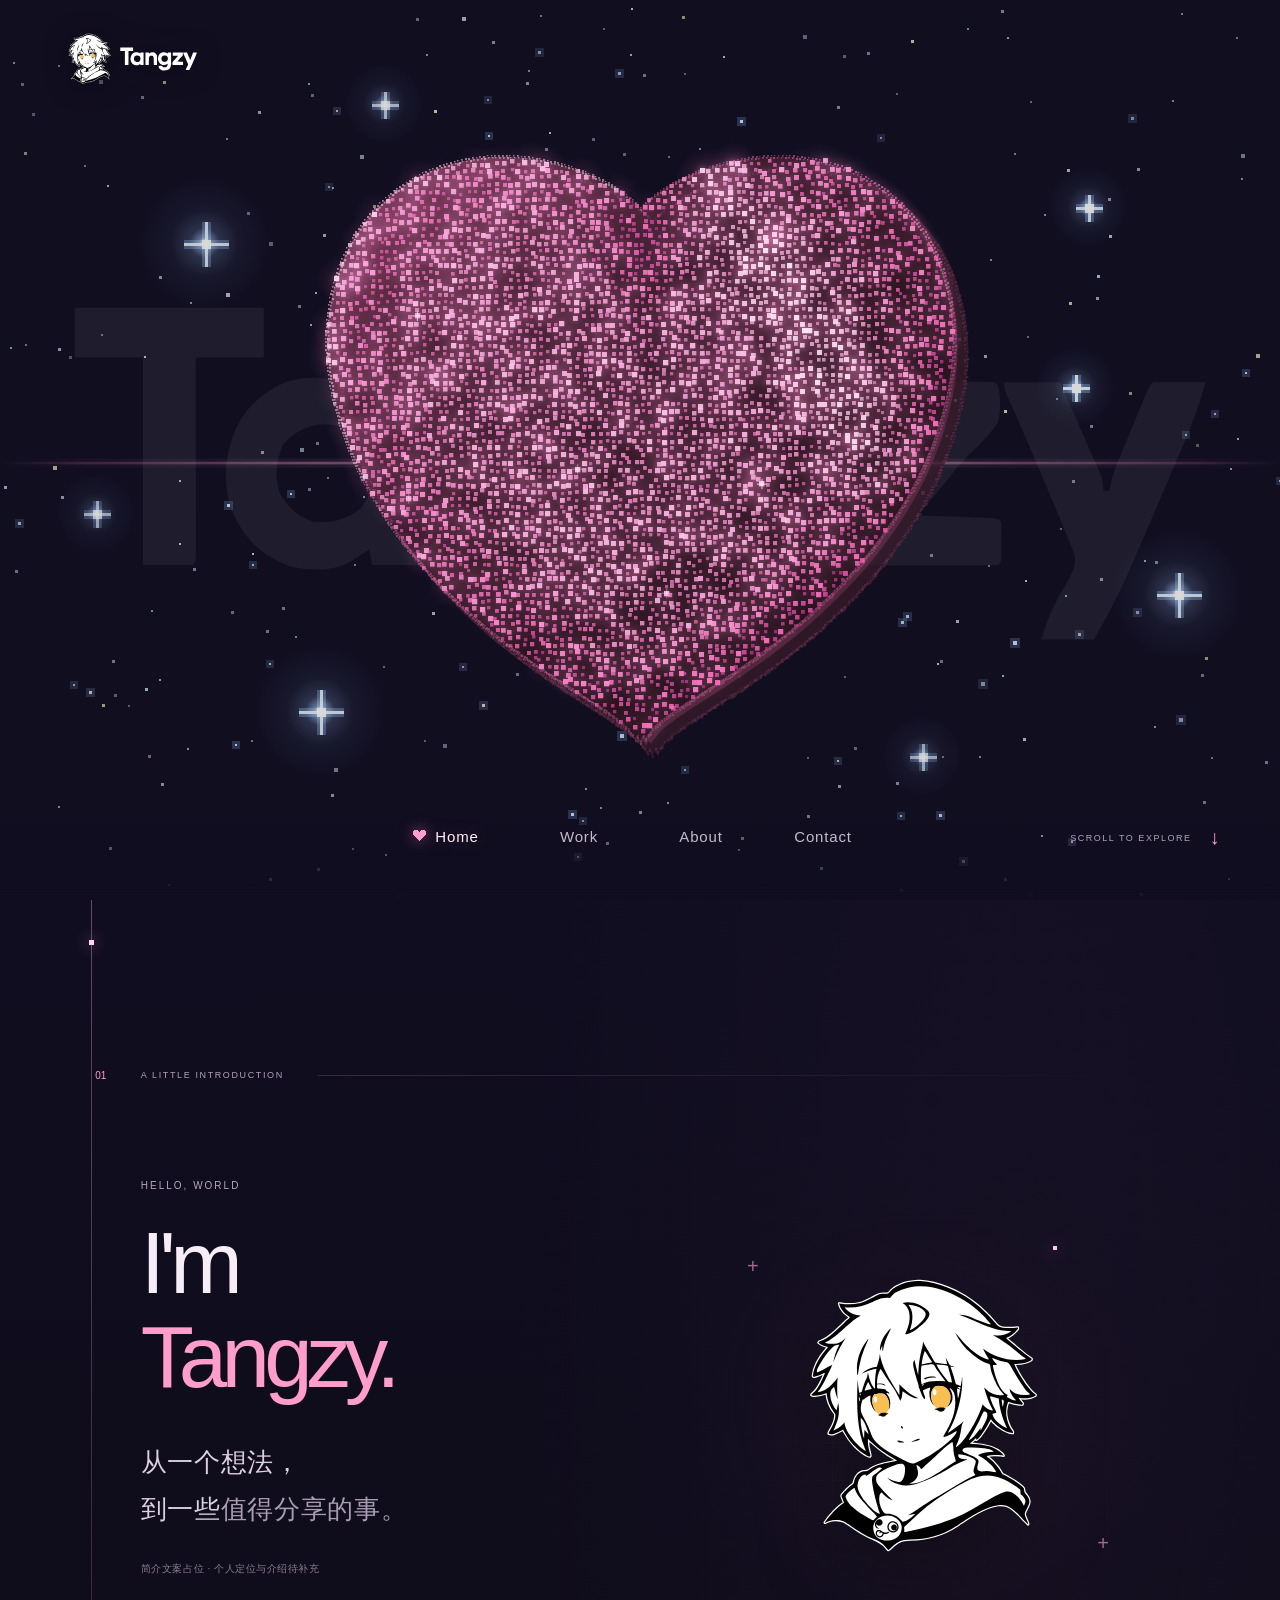
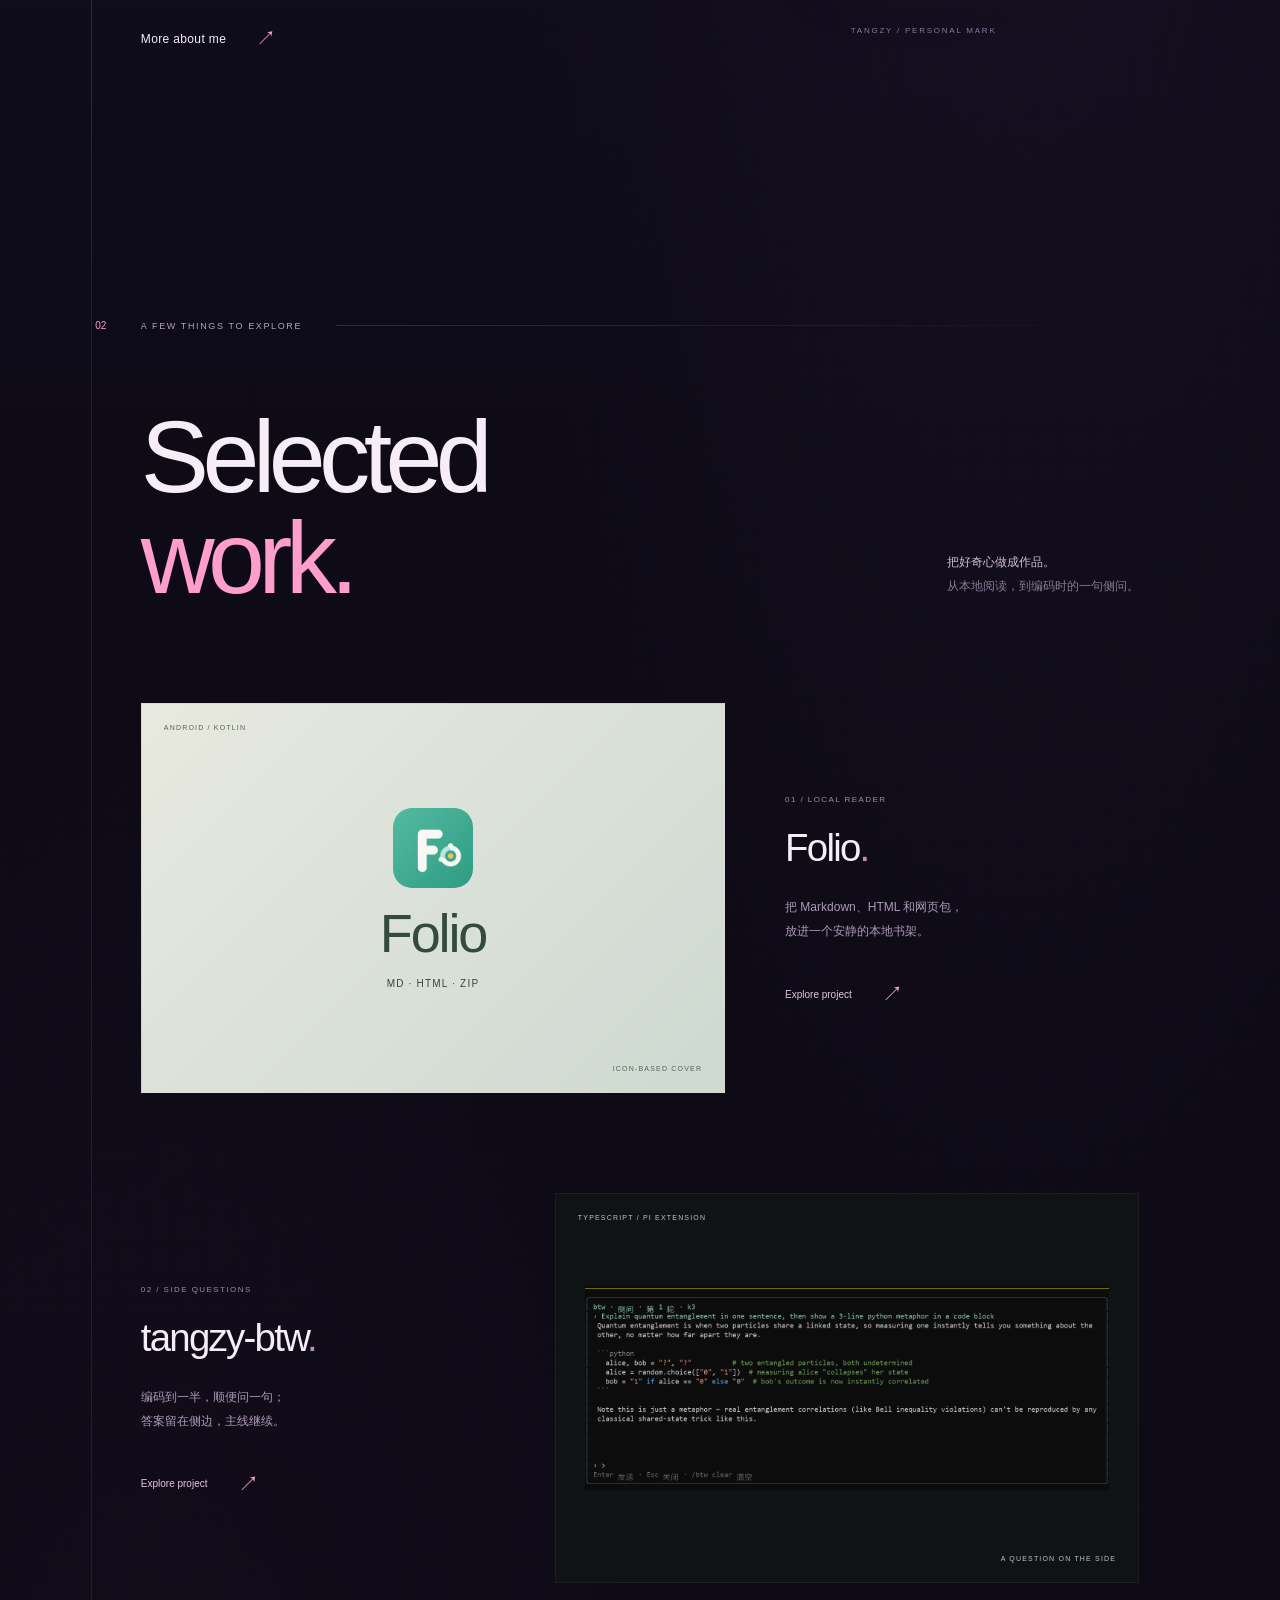
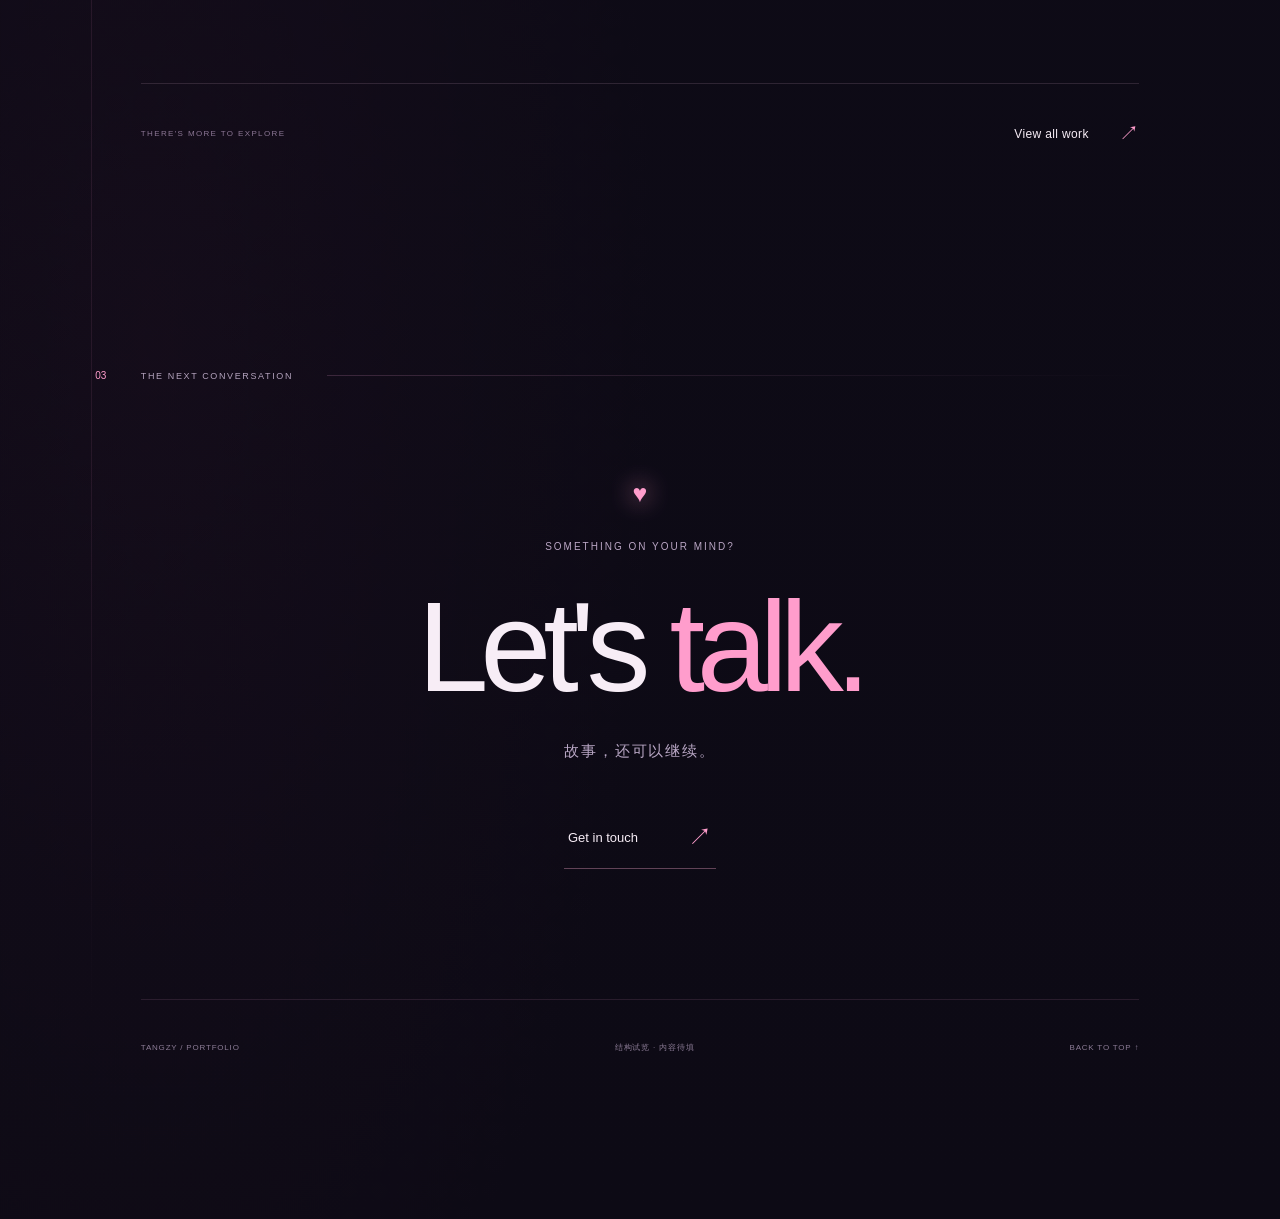
<file: docs/index.html>
<!doctype html>
<html lang="zh-CN"><head><meta charset="utf-8"><meta name="viewport" content="width=device-width,initial-scale=1"><meta name="color-scheme" content="dark"><title>Tangzy · Work &amp; Ideas</title><meta name="description" content="Tangzy 的个人作品集：阅读工具、编码实验与研究探索。"><link rel="canonical" href="https://tangzy0121.github.io/Tangzy0121/">
<link rel="icon" href="assets/tangzy-avatar-dark.svg" type="image/svg+xml"><link rel="stylesheet" href="style.css"><link rel="stylesheet" href="work/home-teasers.css"><link rel="stylesheet" href="poster-transitions.css"><link rel="stylesheet" href="poster-minimal.css"><link rel="stylesheet" href="about/style.css"><link rel="stylesheet" href="about/terminal.css"><link rel="stylesheet" href="about/readability.css"><link rel="stylesheet" href="about/terminal-size.css"><link rel="stylesheet" href="contact/style.css"><link rel="stylesheet" href="contact/email-form.css"><link rel="stylesheet" href="contact/mail-motion.css"><link rel="stylesheet" href="terminal/style.css"><link rel="stylesheet" href="contact/practical.css"></head>
<body data-variant="A" data-page="home">
<!-- Tangzy portfolio v0.74: More links to the personal blog; based on approved v0.71. -->
<a class="brand" href="#home" aria-label="Tangzy · Home"><svg class="logo" focusable="false" xmlns="http://www.w3.org/2000/svg" width="1504" height="640" viewBox="0 0 1504 640" role="img" aria-labelledby="title description"><title id="title">Tangzy — horizontal-dark</title><desc id="description">Tangzy primary horizontal logo with transparent background.</desc><metadata>Tangzy Identity v1 assets, 2026-10-24. Editable vector paths traced from approved artwork; no embedded raster or font dependency. Gold #FABF53, black #000000, white #FFFFFF.</metadata><g id="horizontal-lockup"><g transform="translate(32 32) scale(0.5625)"><g transform="translate(58.1060 28.8783) scale(0.771274)" id="portrait"><path d="M0 0 C2.93 -0.07 5.79 0.02 8.71 0.18 C9.45 0.22 10.19 0.27 10.95 0.31 C53.78 2.89 95.01 14.32 134.71 30.18 C135.22 30.39 135.22 30.39 137.79 31.41 C161.2 40.81 184.38 51.68 205.83 65.01 C207.81 66.24 209.8 67.45 211.79 68.66 C220.72 74.12 229.29 79.97 237.71 86.18 C238.34 86.64 238.97 87.11 239.62 87.58 C257 100.36 274.79 113.71 289.8 129.28 C291.56 131.03 293.36 132.63 295.25 134.23 C300.15 138.49 304.74 143.07 309.33 147.67 C310.77 149.12 312.22 150.56 313.67 152 C318.89 157.23 323.9 162.57 328.71 168.18 C330.37 170.02 332.04 171.86 333.71 173.68 C338.79 179.26 343.78 184.88 348.63 190.65 C349.16 191.27 349.69 191.89 350.23 192.53 C351.28 193.77 352.32 195.02 353.36 196.26 C358.5 202.33 362.74 205.69 370.71 207.31 C371.49 207.47 372.27 207.64 373.07 207.81 C397.73 212.74 421.93 211.01 446.71 208.18 C447.43 210.38 447.43 210.38 447.71 213.18 C446.3 215.58 446.3 215.58 444.21 218 C443.88 218.39 443.88 218.39 442.18 220.39 C441.37 221.31 440.55 222.23 439.71 223.18 C439.2 223.8 438.68 224.42 438.15 225.06 C434.06 229.92 429.73 233.88 424.65 237.68 C423.91 238.24 423.18 238.8 422.42 239.37 C413.75 245.8 404.69 251.04 394.71 255.18 C399.22 260.91 404.28 265.27 409.98 269.8 C413.38 272.52 416.73 275.29 420.09 278.06 C420.82 278.66 421.54 279.26 422.3 279.88 C427.29 284 432.25 288.16 437.18 292.35 C441.38 295.92 445.64 299.41 449.91 302.88 C452.41 304.94 454.88 307.02 457.34 309.12 C473.72 323.08 490.6 336.52 508.71 348.18 C508.57 350.47 508.57 350.47 507.71 353.18 C487.25 368.46 455.05 369.55 430.71 371.18 C439.13 392.13 450.52 411.79 462.35 430.97 C463.64 433.06 464.91 435.17 466.19 437.27 C475.85 453.11 486.39 468.3 498.71 482.18 C499 482.53 499 482.53 500.49 484.29 C508.24 493.46 516.79 502.38 526.71 509.18 C526.41 511.06 526.41 511.06 525.71 513.18 C505.65 525.77 472.49 527.12 449.71 522.18 C454.06 529.68 458.93 536.05 464.89 542.32 C466.43 544.02 466.43 544.02 468.71 547.18 C468.55 550.1 468.55 550.1 467.71 552.18 C463.46 553.31 459.65 553.1 455.34 552.56 C454.61 552.47 453.88 552.38 453.12 552.29 C436.21 550.03 419.84 545.66 403.71 540.18 C394.1 563.76 391.66 593.63 398.71 618.18 C399.07 619.55 399.42 620.92 399.78 622.29 C404.68 640.6 412.75 658.09 424.56 673 C426.03 675.8 425.62 677.22 424.71 680.18 C405.53 679.01 384.17 667.99 368.71 657.18 C367.76 656.58 366.8 655.98 365.82 655.36 C359.02 651.05 353.19 646.23 347.39 640.7 C345.34 638.77 343.3 637.03 341.09 635.31 C337.65 632.43 335.01 628.96 332.27 625.43 C331.82 624.85 331.37 624.27 330.91 623.68 C327.71 619.44 327.71 619.44 327.71 617.18 C324.85 619.68 323.42 622.4 321.74 625.79 C321.18 626.91 320.61 628.03 320.03 629.18 C319.73 629.78 319.44 630.37 319.13 630.98 C313.33 642.53 307.08 653.55 299.71 664.18 C298.76 665.59 297.81 666.99 296.86 668.39 C273.69 702.19 273.69 702.19 261.71 710.18 C260.71 709.18 260.71 709.18 260.65 705.62 C260.67 704.49 260.69 703.35 260.71 702.18 C256.19 706.1 251.74 710.07 247.34 714.12 C242.31 718.71 237.09 723.01 231.71 727.18 C235.94 728.16 240.14 728.49 244.46 728.76 C246.02 728.87 247.58 728.98 249.14 729.08 C249.96 729.14 250.77 729.2 251.61 729.25 C296.19 732.41 344.37 739.68 377.71 772.18 C379.99 775.06 381.97 777.96 383.71 781.18 C375.51 780.32 375.51 780.32 371.72 779.67 C363.15 778.28 354.76 777.97 346.09 777.93 C345.53 777.93 345.53 777.93 342.69 777.91 C330.96 777.95 319.93 779.81 308.71 783.18 C308.71 783.84 308.71 784.5 308.71 785.18 C310.02 786.37 310.02 786.37 311.86 787.69 C312.53 788.18 313.2 788.66 313.89 789.17 C314.62 789.69 315.34 790.21 316.09 790.75 C322.64 795.58 328.83 800.53 334.71 806.18 C335.29 806.72 335.86 807.26 336.46 807.82 C351.22 821.69 362.81 837.1 372.72 854.74 C374.71 858.18 374.71 858.18 376.48 860.53 C377.71 862.18 377.71 862.18 377.71 864.18 C378.52 864.42 379.33 864.66 380.16 864.9 C384.49 866.47 388.41 868.51 392.46 870.68 C392.88 870.91 392.88 870.91 394.98 872.03 C397.56 873.41 400.14 874.79 402.71 876.18 C403.48 876.6 404.25 877.01 405.04 877.44 C420.89 885.97 436.43 895.21 450.71 906.18 C451.27 906.61 451.83 907.04 452.41 907.48 C469.02 920.14 469.02 920.14 473.71 927.18 C473.94 929.28 474.16 931.39 474.34 933.49 C475.36 943.98 478.41 949.38 485.62 956.84 C493.33 964.84 497.97 974.88 499.09 985.87 C498.69 997.12 492.86 1007.3 487.81 1017.06 C485.92 1020.72 484.08 1024.41 482.27 1028.12 C481.93 1028.79 481.59 1029.47 481.24 1030.16 C478.08 1036.7 476.65 1042.91 479.08 1049.94 C479.75 1051.62 480.44 1053.29 481.15 1054.96 C481.33 1055.41 481.33 1055.41 482.24 1057.67 C483.38 1060.49 484.54 1063.31 485.71 1066.12 C486.88 1068.96 488.03 1071.8 489.19 1074.65 C489.9 1076.42 490.63 1078.18 491.36 1079.94 C491.68 1080.73 492.01 1081.52 492.34 1082.34 C492.48 1082.68 492.48 1082.68 493.22 1084.45 C493.71 1086.18 493.71 1086.18 492.71 1088.18 C489.42 1084.92 486.13 1081.64 482.84 1078.37 C481.73 1077.26 480.61 1076.15 479.49 1075.04 C474.02 1069.61 468.62 1064.19 463.61 1058.32 C459.54 1053.74 455.17 1049.42 450.84 1045.08 C449.17 1043.39 447.51 1041.7 445.84 1040 C438.28 1032.37 430.3 1025.63 421.71 1019.18 C420.8 1018.5 419.89 1017.81 418.96 1017.1 C401.11 1003.83 381.47 999.24 359.59 1002.25 C333.96 1006.19 310.67 1015.23 287.34 1026.18 C286.62 1026.52 285.91 1026.85 285.17 1027.2 C271.66 1033.56 258.42 1040.32 245.71 1048.18 C245.33 1048.42 245.33 1048.42 243.38 1049.61 C232.69 1056.14 222.08 1062.82 211.52 1069.56 C211.01 1069.89 211.01 1069.89 208.41 1071.54 C202.82 1075.12 197.34 1078.81 191.92 1082.64 C189.1 1084.61 186.23 1086.47 183.34 1088.31 C179.24 1090.92 175.16 1093.54 171.11 1096.23 C107.79 1138.09 40.43 1153.49 -34.7 1156.45 C-42.89 1156.78 -51.02 1157.26 -59.16 1158.14 C-59.89 1158.22 -60.63 1158.3 -61.39 1158.38 C-84.67 1161.08 -105.64 1179.6 -122.05 1195.12 C-125.26 1198.08 -128.72 1200.67 -132.29 1203.18 C-136.44 1198.61 -140.48 1193.99 -144.29 1189.12 C-159.76 1169.74 -179.89 1161.09 -202.23 1151.75 C-231.1 1139.64 -257.47 1123.81 -283.29 1106.18 C-335.41 1070.63 -335.41 1070.63 -366.29 1069.18 C-366.65 1069.16 -366.65 1069.16 -368.45 1069.03 C-383.59 1068.42 -398.33 1072.9 -411.59 1079.93 C-412.48 1080.35 -413.37 1080.76 -414.29 1081.18 C-414.95 1080.85 -415.61 1080.52 -416.29 1080.18 C-407.91 1067.73 -399.02 1055.87 -388.77 1044.88 C-386.8 1042.74 -384.89 1040.57 -382.99 1038.37 C-379.28 1034.11 -375.36 1030.1 -371.35 1026.12 C-370.69 1025.45 -370.02 1024.78 -369.34 1024.1 C-365.37 1020.14 -361.29 1016.36 -357.05 1012.7 C-355.03 1010.96 -353.07 1009.17 -351.1 1007.37 C-344.57 1001.54 -337.58 996.04 -330.29 991.18 C-332.4 984.36 -335.03 977.85 -337.86 971.3 C-341.18 963.48 -341.18 963.48 -341.29 959.18 C-339.92 956.51 -339.92 956.51 -337.85 953.87 C-337.48 953.4 -337.48 953.4 -335.63 951.02 C-327.95 941.72 -327.95 941.72 -325.29 939.18 C-324.63 939.18 -323.97 939.18 -323.29 939.18 C-323.02 938.59 -322.75 937.99 -322.47 937.37 C-320.56 933.83 -317.66 931.45 -314.73 928.75 C-314.07 928.14 -313.42 927.53 -312.75 926.91 C-305.82 920.57 -298.4 914.93 -290.84 909.38 C-286.8 906.26 -286.41 902.9 -285.41 898.12 C-283.99 891.76 -282.45 885.93 -279.29 880.18 C-279.07 879.78 -279.07 879.78 -277.98 877.74 C-270.95 865.29 -261.56 856.2 -247.75 851.79 C-243.49 850.74 -239.21 850.65 -234.85 850.43 C-226.12 849.81 -220.85 848.18 -214.29 842.18 C-186.21 819.71 -141.06 814 -106.74 806.98 C-101.8 805.97 -97.02 804.95 -92.29 803.18 C-96.55 799.47 -101.14 796.99 -106.1 794.37 C-114.21 790 -122.1 785.32 -129.91 780.43 C-130.9 779.82 -131.88 779.21 -132.89 778.57 C-139.16 774.62 -145.26 770.48 -151.29 766.18 C-152.48 765.34 -153.68 764.5 -154.87 763.66 C-170.64 752.47 -185.58 740.53 -199.82 727.44 C-201.9 725.54 -204.02 723.7 -206.16 721.87 C-212.19 716.65 -217.7 710.85 -223.29 705.18 C-224.11 727.43 -221.03 747.69 -214.58 768.99 C-211.67 778.65 -211.67 778.65 -212.29 783.18 C-212.95 783.84 -213.61 784.5 -214.29 785.18 C-219.82 784.95 -224.25 782.48 -229.04 779.93 C-229.87 779.49 -230.7 779.05 -231.55 778.6 C-240.72 773.59 -249.07 767.61 -257.29 761.18 C-257.88 760.72 -258.47 760.26 -259.08 759.79 C-267.46 753.15 -275.03 745.64 -282.6 738.12 C-283.52 737.21 -284.44 736.3 -285.39 735.36 C-302.61 718.05 -316.15 697.77 -327.85 676.43 C-328.39 675.46 -328.93 674.48 -329.48 673.47 C-329.98 672.56 -330.47 671.64 -330.98 670.7 C-331.43 669.88 -331.87 669.06 -332.33 668.21 C-333.29 666.18 -333.29 666.18 -333.29 664.18 C-333.59 664.33 -333.59 664.33 -335.08 665.08 C-380.59 687.74 -380.59 687.74 -396.77 683.21 C-397.6 682.87 -398.43 682.53 -399.29 682.18 C-398.76 677.29 -396.35 673.75 -393.79 669.68 C-382.36 650.84 -365.44 618.12 -369.29 595.18 C-370.79 592.66 -372.18 590.71 -374.04 588.5 C-393.81 563.13 -405.12 533.08 -408.29 501.18 C-408.57 501.28 -408.57 501.28 -410.01 501.76 C-427.21 507.52 -445.1 513.27 -463.41 513.37 C-464.59 513.39 -465.77 513.4 -466.98 513.41 C-470.23 513.19 -472.42 512.68 -475.29 511.18 C-475.62 510.52 -475.95 509.86 -476.29 509.18 C-474.24 506.42 -472.31 504.2 -469.6 502.06 C-444.15 481.3 -427.19 440.84 -415.29 411.18 C-418.51 411.18 -419.81 411.74 -422.66 413.12 C-423.53 413.54 -424.41 413.96 -425.31 414.39 C-426.25 414.83 -427.19 415.28 -428.16 415.75 C-435.91 419.35 -443.68 422.59 -451.79 425.31 C-452.65 425.6 -453.52 425.9 -454.41 426.2 C-458.78 427.62 -462.64 428.74 -467.29 428.18 C-469.29 426.18 -469.29 426.18 -469.33 424.12 C-463.87 378.55 -436.2 335.56 -406.4 301.75 C-404.62 299.59 -403.38 297.74 -402.29 295.18 C-402.73 295.09 -402.73 295.09 -404.94 294.59 C-419.02 291.17 -433.52 286.26 -444.29 276.18 C-443.77 274.39 -443.77 274.39 -442.29 272.18 C-439.7 270.94 -437.22 269.91 -434.54 268.93 C-415.22 261.39 -397.63 249.27 -382.08 235.61 C-379.61 233.46 -377.09 231.46 -374.48 229.5 C-370.75 226.65 -367.51 223.5 -364.24 220.14 C-362.39 218.28 -360.47 216.57 -358.48 214.87 C-355.09 211.96 -351.92 208.86 -348.79 205.68 C-345.76 202.61 -342.71 199.6 -339.41 196.81 C-335.67 193.62 -332.24 190.17 -328.79 186.68 C-324.74 182.59 -320.67 178.61 -316.28 174.88 C-312.21 171.4 -308.26 167.77 -304.29 164.18 C-305.6 160.25 -308.03 159.16 -311.35 157 C-325.04 147.58 -336.23 135.7 -344.29 121.18 C-344.54 120.74 -344.54 120.74 -345.83 118.48 C-348.98 112.62 -350.78 106.64 -352.29 100.18 C-351.52 100.3 -350.76 100.43 -349.97 100.55 C-346.41 101.11 -342.85 101.65 -339.29 102.18 C-338.17 102.36 -337.06 102.54 -335.91 102.72 C-326.02 104.18 -316.34 104.58 -306.35 104.56 C-305.55 104.56 -304.74 104.56 -303.91 104.56 C-290.06 104.51 -276.79 103.45 -263.29 100.18 C-262.45 99.99 -261.61 99.79 -260.74 99.58 C-241.12 94.78 -223.3 85.35 -205.54 76 C-168.82 56.7 -168.82 56.7 -149.87 57.25 C-134.43 57.65 -134.43 57.65 -129.12 53.21 C-125.89 50.06 -123.01 46.61 -120.09 43.17 C-107.31 29.11 -87.7 20.01 -70.29 13.18 C-69.62 12.92 -68.95 12.66 -68.25 12.38 C-46.43 4.01 -23.19 1.29 0 0 Z " fill="#FFFFFF" transform="translate(563.2890625,24.81640625)" id="portrait-dark-keyline" stroke="#FFFFFF" stroke-width="11" stroke-linejoin="round" />
<path d="M0 0 C2.93 -0.07 5.79 0.02 8.71 0.18 C9.45 0.22 10.19 0.27 10.95 0.31 C53.78 2.89 95.01 14.32 134.71 30.18 C135.22 30.39 135.22 30.39 137.79 31.41 C161.2 40.81 184.38 51.68 205.83 65.01 C207.81 66.24 209.8 67.45 211.79 68.66 C220.72 74.12 229.29 79.97 237.71 86.18 C238.34 86.64 238.97 87.11 239.62 87.58 C257 100.36 274.79 113.71 289.8 129.28 C291.56 131.03 293.36 132.63 295.25 134.23 C300.15 138.49 304.74 143.07 309.33 147.67 C310.77 149.12 312.22 150.56 313.67 152 C318.89 157.23 323.9 162.57 328.71 168.18 C330.37 170.02 332.04 171.86 333.71 173.68 C338.79 179.26 343.78 184.88 348.63 190.65 C349.16 191.27 349.69 191.89 350.23 192.53 C351.28 193.77 352.32 195.02 353.36 196.26 C358.5 202.33 362.74 205.69 370.71 207.31 C371.49 207.47 372.27 207.64 373.07 207.81 C397.73 212.74 421.93 211.01 446.71 208.18 C447.43 210.38 447.43 210.38 447.71 213.18 C446.3 215.58 446.3 215.58 444.21 218 C443.88 218.39 443.88 218.39 442.18 220.39 C441.37 221.31 440.55 222.23 439.71 223.18 C439.2 223.8 438.68 224.42 438.15 225.06 C434.06 229.92 429.73 233.88 424.65 237.68 C423.91 238.24 423.18 238.8 422.42 239.37 C413.75 245.8 404.69 251.04 394.71 255.18 C399.22 260.91 404.28 265.27 409.98 269.8 C413.38 272.52 416.73 275.29 420.09 278.06 C420.82 278.66 421.54 279.26 422.3 279.88 C427.29 284 432.25 288.16 437.18 292.35 C441.38 295.92 445.64 299.41 449.91 302.88 C452.41 304.94 454.88 307.02 457.34 309.12 C473.72 323.08 490.6 336.52 508.71 348.18 C508.57 350.47 508.57 350.47 507.71 353.18 C487.25 368.46 455.05 369.55 430.71 371.18 C439.13 392.13 450.52 411.79 462.35 430.97 C463.64 433.06 464.91 435.17 466.19 437.27 C475.85 453.11 486.39 468.3 498.71 482.18 C499 482.53 499 482.53 500.49 484.29 C508.24 493.46 516.79 502.38 526.71 509.18 C526.41 511.06 526.41 511.06 525.71 513.18 C505.65 525.77 472.49 527.12 449.71 522.18 C454.06 529.68 458.93 536.05 464.89 542.32 C466.43 544.02 466.43 544.02 468.71 547.18 C468.55 550.1 468.55 550.1 467.71 552.18 C463.46 553.31 459.65 553.1 455.34 552.56 C454.61 552.47 453.88 552.38 453.12 552.29 C436.21 550.03 419.84 545.66 403.71 540.18 C394.1 563.76 391.66 593.63 398.71 618.18 C399.07 619.55 399.42 620.92 399.78 622.29 C404.68 640.6 412.75 658.09 424.56 673 C426.03 675.8 425.62 677.22 424.71 680.18 C405.53 679.01 384.17 667.99 368.71 657.18 C367.76 656.58 366.8 655.98 365.82 655.36 C359.02 651.05 353.19 646.23 347.39 640.7 C345.34 638.77 343.3 637.03 341.09 635.31 C337.65 632.43 335.01 628.96 332.27 625.43 C331.82 624.85 331.37 624.27 330.91 623.68 C327.71 619.44 327.71 619.44 327.71 617.18 C324.85 619.68 323.42 622.4 321.74 625.79 C321.18 626.91 320.61 628.03 320.03 629.18 C319.73 629.78 319.44 630.37 319.13 630.98 C313.33 642.53 307.08 653.55 299.71 664.18 C298.76 665.59 297.81 666.99 296.86 668.39 C273.69 702.19 273.69 702.19 261.71 710.18 C260.71 709.18 260.71 709.18 260.65 705.62 C260.67 704.49 260.69 703.35 260.71 702.18 C256.19 706.1 251.74 710.07 247.34 714.12 C242.31 718.71 237.09 723.01 231.71 727.18 C235.94 728.16 240.14 728.49 244.46 728.76 C246.02 728.87 247.58 728.98 249.14 729.08 C249.96 729.14 250.77 729.2 251.61 729.25 C296.19 732.41 344.37 739.68 377.71 772.18 C379.99 775.06 381.97 777.96 383.71 781.18 C375.51 780.32 375.51 780.32 371.72 779.67 C363.15 778.28 354.76 777.97 346.09 777.93 C345.53 777.93 345.53 777.93 342.69 777.91 C330.96 777.95 319.93 779.81 308.71 783.18 C308.71 783.84 308.71 784.5 308.71 785.18 C310.02 786.37 310.02 786.37 311.86 787.69 C312.53 788.18 313.2 788.66 313.89 789.17 C314.62 789.69 315.34 790.21 316.09 790.75 C322.64 795.58 328.83 800.53 334.71 806.18 C335.29 806.72 335.86 807.26 336.46 807.82 C351.22 821.69 362.81 837.1 372.72 854.74 C374.71 858.18 374.71 858.18 376.48 860.53 C377.71 862.18 377.71 862.18 377.71 864.18 C378.52 864.42 379.33 864.66 380.16 864.9 C384.49 866.47 388.41 868.51 392.46 870.68 C392.88 870.91 392.88 870.91 394.98 872.03 C397.56 873.41 400.14 874.79 402.71 876.18 C403.48 876.6 404.25 877.01 405.04 877.44 C420.89 885.97 436.43 895.21 450.71 906.18 C451.27 906.61 451.83 907.04 452.41 907.48 C469.02 920.14 469.02 920.14 473.71 927.18 C473.94 929.28 474.16 931.39 474.34 933.49 C475.36 943.98 478.41 949.38 485.62 956.84 C493.33 964.84 497.97 974.88 499.09 985.87 C498.69 997.12 492.86 1007.3 487.81 1017.06 C485.92 1020.72 484.08 1024.41 482.27 1028.12 C481.93 1028.79 481.59 1029.47 481.24 1030.16 C478.08 1036.7 476.65 1042.91 479.08 1049.94 C479.75 1051.62 480.44 1053.29 481.15 1054.96 C481.33 1055.41 481.33 1055.41 482.24 1057.67 C483.38 1060.49 484.54 1063.31 485.71 1066.12 C486.88 1068.96 488.03 1071.8 489.19 1074.65 C489.9 1076.42 490.63 1078.18 491.36 1079.94 C491.68 1080.73 492.01 1081.52 492.34 1082.34 C492.48 1082.68 492.48 1082.68 493.22 1084.45 C493.71 1086.18 493.71 1086.18 492.71 1088.18 C489.42 1084.92 486.13 1081.64 482.84 1078.37 C481.73 1077.26 480.61 1076.15 479.49 1075.04 C474.02 1069.61 468.62 1064.19 463.61 1058.32 C459.54 1053.74 455.17 1049.42 450.84 1045.08 C449.17 1043.39 447.51 1041.7 445.84 1040 C438.28 1032.37 430.3 1025.63 421.71 1019.18 C420.8 1018.5 419.89 1017.81 418.96 1017.1 C401.11 1003.83 381.47 999.24 359.59 1002.25 C333.96 1006.19 310.67 1015.23 287.34 1026.18 C286.62 1026.52 285.91 1026.85 285.17 1027.2 C271.66 1033.56 258.42 1040.32 245.71 1048.18 C245.33 1048.42 245.33 1048.42 243.38 1049.61 C232.69 1056.14 222.08 1062.82 211.52 1069.56 C211.01 1069.89 211.01 1069.89 208.41 1071.54 C202.82 1075.12 197.34 1078.81 191.92 1082.64 C189.1 1084.61 186.23 1086.47 183.34 1088.31 C179.24 1090.92 175.16 1093.54 171.11 1096.23 C107.79 1138.09 40.43 1153.49 -34.7 1156.45 C-42.89 1156.78 -51.02 1157.26 -59.16 1158.14 C-59.89 1158.22 -60.63 1158.3 -61.39 1158.38 C-84.67 1161.08 -105.64 1179.6 -122.05 1195.12 C-125.26 1198.08 -128.72 1200.67 -132.29 1203.18 C-136.44 1198.61 -140.48 1193.99 -144.29 1189.12 C-159.76 1169.74 -179.89 1161.09 -202.23 1151.75 C-231.1 1139.64 -257.47 1123.81 -283.29 1106.18 C-335.41 1070.63 -335.41 1070.63 -366.29 1069.18 C-366.65 1069.16 -366.65 1069.16 -368.45 1069.03 C-383.59 1068.42 -398.33 1072.9 -411.59 1079.93 C-412.48 1080.35 -413.37 1080.76 -414.29 1081.18 C-414.95 1080.85 -415.61 1080.52 -416.29 1080.18 C-407.91 1067.73 -399.02 1055.87 -388.77 1044.88 C-386.8 1042.74 -384.89 1040.57 -382.99 1038.37 C-379.28 1034.11 -375.36 1030.1 -371.35 1026.12 C-370.69 1025.45 -370.02 1024.78 -369.34 1024.1 C-365.37 1020.14 -361.29 1016.36 -357.05 1012.7 C-355.03 1010.96 -353.07 1009.17 -351.1 1007.37 C-344.57 1001.54 -337.58 996.04 -330.29 991.18 C-332.4 984.36 -335.03 977.85 -337.86 971.3 C-341.18 963.48 -341.18 963.48 -341.29 959.18 C-339.92 956.51 -339.92 956.51 -337.85 953.87 C-337.48 953.4 -337.48 953.4 -335.63 951.02 C-327.95 941.72 -327.95 941.72 -325.29 939.18 C-324.63 939.18 -323.97 939.18 -323.29 939.18 C-323.02 938.59 -322.75 937.99 -322.47 937.37 C-320.56 933.83 -317.66 931.45 -314.73 928.75 C-314.07 928.14 -313.42 927.53 -312.75 926.91 C-305.82 920.57 -298.4 914.93 -290.84 909.38 C-286.8 906.26 -286.41 902.9 -285.41 898.12 C-283.99 891.76 -282.45 885.93 -279.29 880.18 C-279.07 879.78 -279.07 879.78 -277.98 877.74 C-270.95 865.29 -261.56 856.2 -247.75 851.79 C-243.49 850.74 -239.21 850.65 -234.85 850.43 C-226.12 849.81 -220.85 848.18 -214.29 842.18 C-186.21 819.71 -141.06 814 -106.74 806.98 C-101.8 805.97 -97.02 804.95 -92.29 803.18 C-96.55 799.47 -101.14 796.99 -106.1 794.37 C-114.21 790 -122.1 785.32 -129.91 780.43 C-130.9 779.82 -131.88 779.21 -132.89 778.57 C-139.16 774.62 -145.26 770.48 -151.29 766.18 C-152.48 765.34 -153.68 764.5 -154.87 763.66 C-170.64 752.47 -185.58 740.53 -199.82 727.44 C-201.9 725.54 -204.02 723.7 -206.16 721.87 C-212.19 716.65 -217.7 710.85 -223.29 705.18 C-224.11 727.43 -221.03 747.69 -214.58 768.99 C-211.67 778.65 -211.67 778.65 -212.29 783.18 C-212.95 783.84 -213.61 784.5 -214.29 785.18 C-219.82 784.95 -224.25 782.48 -229.04 779.93 C-229.87 779.49 -230.7 779.05 -231.55 778.6 C-240.72 773.59 -249.07 767.61 -257.29 761.18 C-257.88 760.72 -258.47 760.26 -259.08 759.79 C-267.46 753.15 -275.03 745.64 -282.6 738.12 C-283.52 737.21 -284.44 736.3 -285.39 735.36 C-302.61 718.05 -316.15 697.77 -327.85 676.43 C-328.39 675.46 -328.93 674.48 -329.48 673.47 C-329.98 672.56 -330.47 671.64 -330.98 670.7 C-331.43 669.88 -331.87 669.06 -332.33 668.21 C-333.29 666.18 -333.29 666.18 -333.29 664.18 C-333.59 664.33 -333.59 664.33 -335.08 665.08 C-380.59 687.74 -380.59 687.74 -396.77 683.21 C-397.6 682.87 -398.43 682.53 -399.29 682.18 C-398.76 677.29 -396.35 673.75 -393.79 669.68 C-382.36 650.84 -365.44 618.12 -369.29 595.18 C-370.79 592.66 -372.18 590.71 -374.04 588.5 C-393.81 563.13 -405.12 533.08 -408.29 501.18 C-408.57 501.28 -408.57 501.28 -410.01 501.76 C-427.21 507.52 -445.1 513.27 -463.41 513.37 C-464.59 513.39 -465.77 513.4 -466.98 513.41 C-470.23 513.19 -472.42 512.68 -475.29 511.18 C-475.62 510.52 -475.95 509.86 -476.29 509.18 C-474.24 506.42 -472.31 504.2 -469.6 502.06 C-444.15 481.3 -427.19 440.84 -415.29 411.18 C-418.51 411.18 -419.81 411.74 -422.66 413.12 C-423.53 413.54 -424.41 413.96 -425.31 414.39 C-426.25 414.83 -427.19 415.28 -428.16 415.75 C-435.91 419.35 -443.68 422.59 -451.79 425.31 C-452.65 425.6 -453.52 425.9 -454.41 426.2 C-458.78 427.62 -462.64 428.74 -467.29 428.18 C-469.29 426.18 -469.29 426.18 -469.33 424.12 C-463.87 378.55 -436.2 335.56 -406.4 301.75 C-404.62 299.59 -403.38 297.74 -402.29 295.18 C-402.73 295.09 -402.73 295.09 -404.94 294.59 C-419.02 291.17 -433.52 286.26 -444.29 276.18 C-443.77 274.39 -443.77 274.39 -442.29 272.18 C-439.7 270.94 -437.22 269.91 -434.54 268.93 C-415.22 261.39 -397.63 249.27 -382.08 235.61 C-379.61 233.46 -377.09 231.46 -374.48 229.5 C-370.75 226.65 -367.51 223.5 -364.24 220.14 C-362.39 218.28 -360.47 216.57 -358.48 214.87 C-355.09 211.96 -351.92 208.86 -348.79 205.68 C-345.76 202.61 -342.71 199.6 -339.41 196.81 C-335.67 193.62 -332.24 190.17 -328.79 186.68 C-324.74 182.59 -320.67 178.61 -316.28 174.88 C-312.21 171.4 -308.26 167.77 -304.29 164.18 C-305.6 160.25 -308.03 159.16 -311.35 157 C-325.04 147.58 -336.23 135.7 -344.29 121.18 C-344.54 120.74 -344.54 120.74 -345.83 118.48 C-348.98 112.62 -350.78 106.64 -352.29 100.18 C-351.52 100.3 -350.76 100.43 -349.97 100.55 C-346.41 101.11 -342.85 101.65 -339.29 102.18 C-338.17 102.36 -337.06 102.54 -335.91 102.72 C-326.02 104.18 -316.34 104.58 -306.35 104.56 C-305.55 104.56 -304.74 104.56 -303.91 104.56 C-290.06 104.51 -276.79 103.45 -263.29 100.18 C-262.45 99.99 -261.61 99.79 -260.74 99.58 C-241.12 94.78 -223.3 85.35 -205.54 76 C-168.82 56.7 -168.82 56.7 -149.87 57.25 C-134.43 57.65 -134.43 57.65 -129.12 53.21 C-125.89 50.06 -123.01 46.61 -120.09 43.17 C-107.31 29.11 -87.7 20.01 -70.29 13.18 C-69.62 12.92 -68.95 12.66 -68.25 12.38 C-46.43 4.01 -23.19 1.29 0 0 Z " fill="#FFFFFF" transform="translate(563.2890625,24.81640625)" id="portrait-white-01" />
<path d="M0 0 C2.93 -0.07 5.79 0.02 8.71 0.18 C9.45 0.22 10.19 0.27 10.95 0.31 C53.78 2.89 95.01 14.32 134.71 30.18 C135.22 30.39 135.22 30.39 137.79 31.41 C161.2 40.81 184.38 51.68 205.83 65.01 C207.81 66.24 209.8 67.45 211.79 68.66 C220.72 74.12 229.29 79.97 237.71 86.18 C238.34 86.64 238.97 87.11 239.62 87.58 C257 100.36 274.79 113.71 289.8 129.28 C291.56 131.03 293.36 132.63 295.25 134.23 C300.15 138.49 304.74 143.07 309.33 147.67 C310.77 149.12 312.22 150.56 313.67 152 C318.89 157.23 323.9 162.57 328.71 168.18 C330.37 170.02 332.04 171.86 333.71 173.68 C338.79 179.26 343.78 184.88 348.63 190.65 C349.16 191.27 349.69 191.89 350.23 192.53 C351.28 193.77 352.32 195.02 353.36 196.26 C358.5 202.33 362.74 205.69 370.71 207.31 C371.49 207.47 372.27 207.64 373.07 207.81 C397.73 212.74 421.93 211.01 446.71 208.18 C447.43 210.38 447.43 210.38 447.71 213.18 C446.3 215.58 446.3 215.58 444.21 218 C443.88 218.39 443.88 218.39 442.18 220.39 C441.37 221.31 440.55 222.23 439.71 223.18 C439.2 223.8 438.68 224.42 438.15 225.06 C434.06 229.92 429.73 233.88 424.65 237.68 C423.91 238.24 423.18 238.8 422.42 239.37 C413.75 245.8 404.69 251.04 394.71 255.18 C399.22 260.91 404.28 265.27 409.98 269.8 C413.38 272.52 416.73 275.29 420.09 278.06 C420.82 278.66 421.54 279.26 422.3 279.88 C427.29 284 432.25 288.16 437.18 292.35 C441.38 295.92 445.64 299.41 449.91 302.88 C452.41 304.94 454.88 307.02 457.34 309.12 C473.72 323.08 490.6 336.52 508.71 348.18 C508.57 350.47 508.57 350.47 507.71 353.18 C487.25 368.46 455.05 369.55 430.71 371.18 C439.13 392.13 450.52 411.79 462.35 430.97 C463.64 433.06 464.91 435.17 466.19 437.27 C475.85 453.11 486.39 468.3 498.71 482.18 C499 482.53 499 482.53 500.49 484.29 C508.24 493.46 516.79 502.38 526.71 509.18 C526.41 511.06 526.41 511.06 525.71 513.18 C505.65 525.77 472.49 527.12 449.71 522.18 C454.06 529.68 458.93 536.05 464.89 542.32 C466.43 544.02 466.43 544.02 468.71 547.18 C468.55 550.1 468.55 550.1 467.71 552.18 C463.46 553.31 459.65 553.1 455.34 552.56 C454.61 552.47 453.88 552.38 453.12 552.29 C436.21 550.03 419.84 545.66 403.71 540.18 C394.1 563.76 391.66 593.63 398.71 618.18 C399.07 619.55 399.42 620.92 399.78 622.29 C404.68 640.6 412.75 658.09 424.56 673 C426.03 675.8 425.62 677.22 424.71 680.18 C405.53 679.01 384.17 667.99 368.71 657.18 C367.76 656.58 366.8 655.98 365.82 655.36 C359.02 651.05 353.19 646.23 347.39 640.7 C345.34 638.77 343.3 637.03 341.09 635.31 C337.65 632.43 335.01 628.96 332.27 625.43 C331.82 624.85 331.37 624.27 330.91 623.68 C327.71 619.44 327.71 619.44 327.71 617.18 C324.85 619.68 323.42 622.4 321.74 625.79 C321.18 626.91 320.61 628.03 320.03 629.18 C319.73 629.78 319.44 630.37 319.13 630.98 C313.33 642.53 307.08 653.55 299.71 664.18 C298.76 665.59 297.81 666.99 296.86 668.39 C273.69 702.19 273.69 702.19 261.71 710.18 C260.71 709.18 260.71 709.18 260.65 705.62 C260.67 704.49 260.69 703.35 260.71 702.18 C256.19 706.1 251.74 710.07 247.34 714.12 C242.31 718.71 237.09 723.01 231.71 727.18 C235.94 728.16 240.14 728.49 244.46 728.76 C246.02 728.87 247.58 728.98 249.14 729.08 C249.96 729.14 250.77 729.2 251.61 729.25 C296.19 732.41 344.37 739.68 377.71 772.18 C379.99 775.06 381.97 777.96 383.71 781.18 C375.51 780.32 375.51 780.32 371.72 779.67 C363.15 778.28 354.76 777.97 346.09 777.93 C345.53 777.93 345.53 777.93 342.69 777.91 C330.96 777.95 319.93 779.81 308.71 783.18 C308.71 783.84 308.71 784.5 308.71 785.18 C310.02 786.37 310.02 786.37 311.86 787.69 C312.53 788.18 313.2 788.66 313.89 789.17 C314.62 789.69 315.34 790.21 316.09 790.75 C322.64 795.58 328.83 800.53 334.71 806.18 C335.29 806.72 335.86 807.26 336.46 807.82 C351.22 821.69 362.81 837.1 372.72 854.74 C374.71 858.18 374.71 858.18 376.48 860.53 C377.71 862.18 377.71 862.18 377.71 864.18 C378.52 864.42 379.33 864.66 380.16 864.9 C384.49 866.47 388.41 868.51 392.46 870.68 C392.88 870.91 392.88 870.91 394.98 872.03 C397.56 873.41 400.14 874.79 402.71 876.18 C403.48 876.6 404.25 877.01 405.04 877.44 C420.89 885.97 436.43 895.21 450.71 906.18 C451.27 906.61 451.83 907.04 452.41 907.48 C469.02 920.14 469.02 920.14 473.71 927.18 C473.94 929.28 474.16 931.39 474.34 933.49 C475.36 943.98 478.41 949.38 485.62 956.84 C493.33 964.84 497.97 974.88 499.09 985.87 C498.69 997.12 492.86 1007.3 487.81 1017.06 C485.92 1020.72 484.08 1024.41 482.27 1028.12 C481.93 1028.79 481.59 1029.47 481.24 1030.16 C478.08 1036.7 476.65 1042.91 479.08 1049.94 C479.75 1051.62 480.44 1053.29 481.15 1054.96 C481.33 1055.41 481.33 1055.41 482.24 1057.67 C483.38 1060.49 484.54 1063.31 485.71 1066.12 C486.88 1068.96 488.03 1071.8 489.19 1074.65 C489.9 1076.42 490.63 1078.18 491.36 1079.94 C491.68 1080.73 492.01 1081.52 492.34 1082.34 C492.48 1082.68 492.48 1082.68 493.22 1084.45 C493.71 1086.18 493.71 1086.18 492.71 1088.18 C489.42 1084.92 486.13 1081.64 482.84 1078.37 C481.73 1077.26 480.61 1076.15 479.49 1075.04 C474.02 1069.61 468.62 1064.19 463.61 1058.32 C459.54 1053.74 455.17 1049.42 450.84 1045.08 C449.17 1043.39 447.51 1041.7 445.84 1040 C438.28 1032.37 430.3 1025.63 421.71 1019.18 C420.8 1018.5 419.89 1017.81 418.96 1017.1 C401.11 1003.83 381.47 999.24 359.59 1002.25 C333.96 1006.19 310.67 1015.23 287.34 1026.18 C286.62 1026.52 285.91 1026.85 285.17 1027.2 C271.66 1033.56 258.42 1040.32 245.71 1048.18 C245.33 1048.42 245.33 1048.42 243.38 1049.61 C232.69 1056.14 222.08 1062.82 211.52 1069.56 C211.01 1069.89 211.01 1069.89 208.41 1071.54 C202.82 1075.12 197.34 1078.81 191.92 1082.64 C189.1 1084.61 186.23 1086.47 183.34 1088.31 C179.24 1090.92 175.16 1093.54 171.11 1096.23 C107.79 1138.09 40.43 1153.49 -34.7 1156.45 C-42.89 1156.78 -51.02 1157.26 -59.16 1158.14 C-59.89 1158.22 -60.63 1158.3 -61.39 1158.38 C-84.67 1161.08 -105.64 1179.6 -122.05 1195.12 C-125.26 1198.08 -128.72 1200.67 -132.29 1203.18 C-136.44 1198.61 -140.48 1193.99 -144.29 1189.12 C-159.76 1169.74 -179.89 1161.09 -202.23 1151.75 C-231.1 1139.64 -257.47 1123.81 -283.29 1106.18 C-335.41 1070.63 -335.41 1070.63 -366.29 1069.18 C-366.65 1069.16 -366.65 1069.16 -368.45 1069.03 C-383.59 1068.42 -398.33 1072.9 -411.59 1079.93 C-412.48 1080.35 -413.37 1080.76 -414.29 1081.18 C-414.95 1080.85 -415.61 1080.52 -416.29 1080.18 C-407.91 1067.73 -399.02 1055.87 -388.77 1044.88 C-386.8 1042.74 -384.89 1040.57 -382.99 1038.37 C-379.28 1034.11 -375.36 1030.1 -371.35 1026.12 C-370.69 1025.45 -370.02 1024.78 -369.34 1024.1 C-365.37 1020.14 -361.29 1016.36 -357.05 1012.7 C-355.03 1010.96 -353.07 1009.17 -351.1 1007.37 C-344.57 1001.54 -337.58 996.04 -330.29 991.18 C-332.4 984.36 -335.03 977.85 -337.86 971.3 C-341.18 963.48 -341.18 963.48 -341.29 959.18 C-339.92 956.51 -339.92 956.51 -337.85 953.87 C-337.48 953.4 -337.48 953.4 -335.63 951.02 C-327.95 941.72 -327.95 941.72 -325.29 939.18 C-324.63 939.18 -323.97 939.18 -323.29 939.18 C-323.02 938.59 -322.75 937.99 -322.47 937.37 C-320.56 933.83 -317.66 931.45 -314.73 928.75 C-314.07 928.14 -313.42 927.53 -312.75 926.91 C-305.82 920.57 -298.4 914.93 -290.84 909.38 C-286.8 906.26 -286.41 902.9 -285.41 898.12 C-283.99 891.76 -282.45 885.93 -279.29 880.18 C-279.07 879.78 -279.07 879.78 -277.98 877.74 C-270.95 865.29 -261.56 856.2 -247.75 851.79 C-243.49 850.74 -239.21 850.65 -234.85 850.43 C-226.12 849.81 -220.85 848.18 -214.29 842.18 C-186.21 819.71 -141.06 814 -106.74 806.98 C-101.8 805.97 -97.02 804.95 -92.29 803.18 C-96.55 799.47 -101.14 796.99 -106.1 794.37 C-114.21 790 -122.1 785.32 -129.91 780.43 C-130.9 779.82 -131.88 779.21 -132.89 778.57 C-139.16 774.62 -145.26 770.48 -151.29 766.18 C-152.48 765.34 -153.68 764.5 -154.87 763.66 C-170.64 752.47 -185.58 740.53 -199.82 727.44 C-201.9 725.54 -204.02 723.7 -206.16 721.87 C-212.19 716.65 -217.7 710.85 -223.29 705.18 C-224.11 727.43 -221.03 747.69 -214.58 768.99 C-211.67 778.65 -211.67 778.65 -212.29 783.18 C-212.95 783.84 -213.61 784.5 -214.29 785.18 C-219.82 784.95 -224.25 782.48 -229.04 779.93 C-229.87 779.49 -230.7 779.05 -231.55 778.6 C-240.72 773.59 -249.07 767.61 -257.29 761.18 C-257.88 760.72 -258.47 760.26 -259.08 759.79 C-267.46 753.15 -275.03 745.64 -282.6 738.12 C-283.52 737.21 -284.44 736.3 -285.39 735.36 C-302.61 718.05 -316.15 697.77 -327.85 676.43 C-328.39 675.46 -328.93 674.48 -329.48 673.47 C-329.98 672.56 -330.47 671.64 -330.98 670.7 C-331.43 669.88 -331.87 669.06 -332.33 668.21 C-333.29 666.18 -333.29 666.18 -333.29 664.18 C-333.59 664.33 -333.59 664.33 -335.08 665.08 C-380.59 687.74 -380.59 687.74 -396.77 683.21 C-397.6 682.87 -398.43 682.53 -399.29 682.18 C-398.76 677.29 -396.35 673.75 -393.79 669.68 C-382.36 650.84 -365.44 618.12 -369.29 595.18 C-370.79 592.66 -372.18 590.71 -374.04 588.5 C-393.81 563.13 -405.12 533.08 -408.29 501.18 C-408.57 501.28 -408.57 501.28 -410.01 501.76 C-427.21 507.52 -445.1 513.27 -463.41 513.37 C-464.59 513.39 -465.77 513.4 -466.98 513.41 C-470.23 513.19 -472.42 512.68 -475.29 511.18 C-475.62 510.52 -475.95 509.86 -476.29 509.18 C-474.24 506.42 -472.31 504.2 -469.6 502.06 C-444.15 481.3 -427.19 440.84 -415.29 411.18 C-418.51 411.18 -419.81 411.74 -422.66 413.12 C-423.53 413.54 -424.41 413.96 -425.31 414.39 C-426.25 414.83 -427.19 415.28 -428.16 415.75 C-435.91 419.35 -443.68 422.59 -451.79 425.31 C-452.65 425.6 -453.52 425.9 -454.41 426.2 C-458.78 427.62 -462.64 428.74 -467.29 428.18 C-469.29 426.18 -469.29 426.18 -469.33 424.12 C-463.87 378.55 -436.2 335.56 -406.4 301.75 C-404.62 299.59 -403.38 297.74 -402.29 295.18 C-402.73 295.09 -402.73 295.09 -404.94 294.59 C-419.02 291.17 -433.52 286.26 -444.29 276.18 C-443.77 274.39 -443.77 274.39 -442.29 272.18 C-439.7 270.94 -437.22 269.91 -434.54 268.93 C-415.22 261.39 -397.63 249.27 -382.08 235.61 C-379.61 233.46 -377.09 231.46 -374.48 229.5 C-370.75 226.65 -367.51 223.5 -364.24 220.14 C-362.39 218.28 -360.47 216.57 -358.48 214.87 C-355.09 211.96 -351.92 208.86 -348.79 205.68 C-345.76 202.61 -342.71 199.6 -339.41 196.81 C-335.67 193.62 -332.24 190.17 -328.79 186.68 C-324.74 182.59 -320.67 178.61 -316.28 174.88 C-312.21 171.4 -308.26 167.77 -304.29 164.18 C-305.6 160.25 -308.03 159.16 -311.35 157 C-325.04 147.58 -336.23 135.7 -344.29 121.18 C-344.54 120.74 -344.54 120.74 -345.83 118.48 C-348.98 112.62 -350.78 106.64 -352.29 100.18 C-351.52 100.3 -350.76 100.43 -349.97 100.55 C-346.41 101.11 -342.85 101.65 -339.29 102.18 C-338.17 102.36 -337.06 102.54 -335.91 102.72 C-326.02 104.18 -316.34 104.58 -306.35 104.56 C-305.55 104.56 -304.74 104.56 -303.91 104.56 C-290.06 104.51 -276.79 103.45 -263.29 100.18 C-262.45 99.99 -261.61 99.79 -260.74 99.58 C-241.12 94.78 -223.3 85.35 -205.54 76 C-168.82 56.7 -168.82 56.7 -149.87 57.25 C-134.43 57.65 -134.43 57.65 -129.12 53.21 C-125.89 50.06 -123.01 46.61 -120.09 43.17 C-107.31 29.11 -87.7 20.01 -70.29 13.18 C-69.62 12.92 -68.95 12.66 -68.25 12.38 C-46.43 4.01 -23.19 1.29 0 0 Z M-102.29 53.18 C-102.72 53.54 -102.72 53.54 -104.89 55.36 C-111.95 61.51 -119.08 68.37 -124.29 76.18 C-124.65 76.15 -124.65 76.15 -126.49 75.96 C-151.34 73.67 -172.07 79.38 -194.29 90.06 C-195.54 90.65 -196.79 91.24 -198.04 91.84 C-200.53 93.02 -203.03 94.2 -205.52 95.39 C-245.3 114.33 -284.08 122.27 -328.29 118.18 C-315.55 136.32 -295.74 148.61 -273.86 152.82 C-267.35 153.75 -260.82 154.48 -254.29 155.18 C-254.81 155.48 -255.32 155.78 -255.86 156.09 C-271.93 165.48 -287.27 175.37 -301.32 187.62 C-304.03 189.96 -306.8 192.2 -309.6 194.43 C-315.13 198.93 -320.3 203.78 -325.46 208.69 C-329.97 212.98 -334.58 217.12 -339.29 221.18 C-339.86 221.68 -340.43 222.17 -341.02 222.68 C-344.5 225.68 -348 228.67 -351.5 231.65 C-353.18 233.09 -354.85 234.53 -356.52 235.98 C-374.29 251.31 -393.35 264.55 -414.29 275.18 C-413.96 275.84 -413.63 276.5 -413.29 277.18 C-401.11 280.68 -388.9 281.65 -376.29 281.18 C-375.55 281.16 -374.81 281.14 -374.04 281.11 C-354.88 280.33 -343.22 272.73 -329.29 260.18 C-327.3 258.5 -325.3 256.84 -323.29 255.18 C-327.14 262.01 -331.01 268.79 -335.16 275.43 C-352.53 303.52 -366.11 333.55 -378.29 364.18 C-373.13 338.05 -365.92 311.76 -352.54 288.52 C-351.29 286.18 -351.29 286.18 -351.29 284.18 C-353.38 284.64 -355.47 285.1 -357.56 285.59 C-360.29 286.18 -360.29 286.18 -362.95 286.51 C-372.58 288.05 -377.68 293.38 -384.13 300.18 C-385.83 301.98 -387.57 303.74 -389.31 305.5 C-395.99 312.32 -402.09 319.44 -407.88 327.03 C-410.26 330.14 -412.7 333.19 -415.16 336.25 C-422.01 345.01 -427.66 354.62 -433.29 364.18 C-433.51 364.55 -433.51 364.55 -434.6 366.4 C-451.29 395.1 -451.29 395.1 -451.29 409.18 C-443.48 406.85 -436.43 403.48 -429.16 399.81 C-428.86 399.66 -428.86 399.66 -427.33 398.89 C-415.92 393.15 -404.79 386.98 -393.74 380.59 C-389.94 378.41 -386.12 376.29 -382.29 374.18 C-386.4 384.49 -391.14 394.48 -395.91 404.5 C-396.73 406.2 -397.54 407.9 -398.35 409.61 C-399.56 412.14 -400.76 414.68 -401.97 417.21 C-404.16 421.81 -406.34 426.4 -408.49 431.01 C-419.71 454.9 -432.43 477.07 -448.29 498.18 C-418.04 495.21 -391.1 472.1 -372.27 449.79 C-367.2 443.51 -362.39 437.14 -358.29 430.18 C-358.35 430.77 -358.41 431.37 -358.47 431.97 C-359.94 446.97 -360.61 461.83 -360.55 476.89 C-360.54 480.18 -360.55 483.47 -360.56 486.76 C-360.57 501.32 -359.74 515.7 -358.29 530.18 C-363.75 514.73 -368.92 499.54 -371.84 483.37 C-372.01 482.45 -372.18 481.53 -372.35 480.57 C-372.49 479.77 -372.62 478.97 -372.76 478.14 C-373.29 476.18 -373.29 476.18 -375.29 474.18 C-384.04 481.01 -389.85 488.97 -391.29 500.18 C-393.81 526.84 -381.46 555.32 -365.86 576.3 C-365.34 576.92 -364.82 577.54 -364.29 578.18 C-363.96 578.18 -363.63 578.18 -363.29 578.18 C-363.15 577.53 -363.01 576.87 -362.86 576.2 C-362.21 573.19 -361.56 570.19 -360.91 567.18 C-360.69 566.15 -360.47 565.12 -360.24 564.06 C-359.02 558.41 -357.73 552.79 -356.29 547.18 C-355.96 547.18 -355.63 547.18 -355.29 547.18 C-353.75 557.88 -352.85 568.36 -352.85 579.18 C-352.85 579.89 -352.85 580.6 -352.85 581.33 C-352.92 608.12 -361.07 633 -372.32 657.09 C-374.02 660.77 -375.65 664.48 -377.29 668.18 C-360.73 663.22 -349.2 654.2 -337.1 642.25 C-336.43 641.58 -335.76 640.92 -335.06 640.24 C-334.44 639.61 -333.82 638.99 -333.18 638.34 C-332.63 637.78 -332.07 637.22 -331.49 636.64 C-330.29 635.18 -330.29 635.18 -330.29 633.18 C-329.63 633.18 -328.97 633.18 -328.29 633.18 C-328.17 634.19 -328.06 635.2 -327.94 636.23 C-323.34 668.04 -297.91 699.8 -277.29 723.18 C-276.82 723.72 -276.35 724.25 -275.87 724.79 C-270.35 731.02 -264.7 736.86 -258.29 742.18 C-257.3 743.05 -256.31 743.91 -255.29 744.8 C-248.64 750.6 -241.92 755.7 -234.29 760.18 C-233.29 758.18 -233.29 758.18 -233.97 756.09 C-234.34 755.23 -234.71 754.36 -235.1 753.47 C-235.51 752.49 -235.92 751.5 -236.35 750.49 C-236.8 749.42 -237.26 748.35 -237.73 747.25 C-271.45 665.17 -274.63 565.59 -269.29 439.18 C-269.22 440.07 -269.15 440.96 -269.08 441.88 C-267.51 461.45 -265.48 480.8 -262.29 500.18 C-257.75 499.65 -254.82 498.08 -251.29 495.18 C-249.88 492.32 -249.88 492.32 -248.95 489.01 C-248.59 487.8 -248.23 486.58 -247.87 485.33 C-247.69 484.7 -247.52 484.06 -247.33 483.4 C-246.6 480.75 -245.81 478.1 -245.03 475.46 C-244.64 474.15 -244.26 472.85 -243.88 471.54 C-239.73 457.35 -234.07 443.22 -227.2 430.11 C-226.04 427.65 -225.94 425.58 -225.79 422.87 C-225.46 418.36 -224.72 414.47 -223.29 410.18 C-222.11 414.09 -221.09 417.97 -220.28 421.98 C-215.91 443.3 -208.58 464.37 -194.29 481.18 C-193.3 480.85 -192.31 480.52 -191.29 480.18 C-191.3 478.95 -191.32 477.72 -191.34 476.45 C-191.65 449.81 -191.64 424.01 -185.84 397.88 C-185.29 395.18 -185.29 395.18 -185.29 392.18 C-209.28 394.72 -231.4 404.65 -252.29 416.18 C-234.77 397.87 -207.98 387.51 -183.29 384.18 C-183.13 383.64 -182.98 383.09 -182.82 382.53 C-182.35 380.88 -181.88 379.23 -181.41 377.58 C-180.86 375.67 -180.32 373.76 -179.78 371.85 C-178.53 367.44 -177.27 363.06 -175.85 358.71 C-172.37 347.95 -171.07 337.45 -170.29 326.18 C-170.2 326.74 -170.1 327.29 -170 327.86 C-165.14 355.59 -155.9 382.05 -143.29 407.18 C-142.78 408.2 -142.27 409.22 -141.75 410.27 C-134.23 425.3 -126 439.82 -117.29 454.18 C-116.24 455.92 -115.19 457.66 -114.14 459.4 C-107.34 470.66 -100.52 481.91 -93.49 493.04 C-90.38 497.99 -87.44 503.03 -84.57 508.12 C-84.36 508.46 -84.36 508.46 -83.29 510.18 C-82.96 510.18 -82.63 510.18 -82.29 510.18 C-82.26 505.28 -82.25 500.37 -82.23 495.46 C-82.23 493.8 -82.22 492.13 -82.21 490.47 C-82.17 480.99 -82.25 471.62 -83.29 462.18 C-82.98 462.5 -82.98 462.5 -81.41 464.12 C-78.09 467.44 -74.58 470.55 -71.07 473.68 C-69.22 475.35 -67.38 477.04 -65.57 478.75 C-46.76 496.47 -22.04 515.93 2.71 524.18 C-20.29 526.92 -43.61 509.73 -61.5 497.4 C-63.71 495.9 -65.98 494.52 -68.29 493.18 C-68.36 493.78 -68.43 494.37 -68.5 494.98 C-71.77 522.14 -71.77 522.14 -77.29 534.18 C-77.95 534.51 -78.61 534.84 -79.29 535.18 C-79.42 534.84 -79.42 534.84 -80.08 533.11 C-81.46 529.77 -83.02 526.53 -84.63 523.29 C-84.8 522.96 -84.8 522.96 -85.62 521.3 C-86.67 519.18 -87.73 517.05 -88.79 514.93 C-89.15 514.21 -89.51 513.49 -89.88 512.74 C-95.28 501.97 -100.79 491.35 -107.29 481.18 C-107.68 480.57 -108.06 479.96 -108.46 479.34 C-113.75 471.1 -119.43 463.15 -125.19 455.23 C-137.99 437.61 -150.46 419.77 -161.39 400.91 C-163.1 397.99 -164.72 395.42 -167.29 393.18 C-178.58 413.13 -183.43 437.32 -182.29 460.18 C-181.5 460.03 -180.71 459.87 -179.9 459.71 C-167.39 457.47 -157.01 458.13 -145.29 463.18 C-147.27 463.18 -149.25 463.18 -151.29 463.18 C-149.67 464.89 -148 466.56 -146.29 468.18 C-145.63 468.18 -144.97 468.18 -144.29 468.18 C-144.29 468.84 -144.29 469.5 -144.29 470.18 C-145.22 469.61 -146.16 469.03 -147.12 468.43 C-157.96 462.16 -166.89 460.97 -179.29 462.18 C-180.28 462.51 -181.27 462.84 -182.29 463.18 C-182.29 468.79 -182.29 474.4 -182.29 480.18 C-181.55 480.23 -181.55 480.23 -177.82 480.48 C-149.76 482.52 -149.76 482.52 -137.29 489.18 C-139.6 488.85 -141.91 488.52 -144.29 488.18 C-141.55 490.28 -138.75 492.2 -135.85 494.06 C-132.2 496.47 -129.23 498.95 -126.29 502.18 C-126.62 502.51 -126.95 502.84 -127.29 503.18 C-129.67 502.76 -132 502.29 -134.35 501.75 C-134.68 501.67 -134.68 501.67 -136.36 501.3 C-138.01 500.93 -139.65 500.56 -141.29 500.18 C-139.88 503.29 -138.15 505.69 -135.98 508.31 C-124.71 522.67 -121.86 540.67 -123.91 558.5 C-124.93 564.61 -126.73 572.63 -131.29 577.18 C-131.07 576.55 -130.86 575.92 -130.63 575.26 C-125 556.4 -128.03 537.94 -137.18 520.84 C-141.45 513.23 -147.46 506.28 -156.08 503.63 C-158.61 503.12 -160.92 503.07 -163.49 503.09 C-164.47 503.09 -165.45 503.09 -166.46 503.1 C-167.48 503.1 -168.49 503.11 -169.54 503.12 C-170.57 503.13 -171.6 503.13 -172.66 503.13 C-175.21 503.15 -177.75 503.16 -180.29 503.18 C-180.62 504.5 -180.95 505.82 -181.29 507.18 C-182.28 506.52 -183.27 505.86 -184.29 505.18 C-188.57 504.77 -191.12 504.61 -194.98 506.5 C-204.13 517.14 -204.27 530.9 -203.29 544.18 C-201.05 560.17 -194.01 574.46 -184.29 587.18 C-199.53 575.75 -208.53 557.08 -211.95 538.64 C-212.33 534.81 -212.44 531.03 -212.41 527.18 C-212.42 526.51 -212.42 525.84 -212.43 525.14 C-212.42 520.71 -212 516.54 -211.29 512.18 C-221.88 514.81 -232.41 521.65 -240.29 529.18 C-240.29 529.84 -240.29 530.5 -240.29 531.18 C-242.27 530.52 -244.25 529.86 -246.29 529.18 C-254.3 549.72 -259.32 573.89 -250.3 594.99 C-245.47 605.5 -239.86 615.63 -234.19 625.7 C-225.13 641.86 -217.96 658.41 -211.85 675.9 C-205.79 693.23 -198.98 707.78 -186.29 721.18 C-185.87 721.63 -185.87 721.63 -183.75 723.89 C-160.7 747.68 -131.06 764.38 -102.29 780.18 C-101.81 780.45 -101.81 780.45 -99.4 781.78 C-81.73 791.53 -63.94 801.09 -45.73 809.81 C-44.86 810.22 -44 810.64 -43.11 811.06 C-31.72 816.45 -24.06 817.59 -11.96 813.55 C17.82 802.44 45.27 785.61 71.71 768.18 C72.23 767.85 72.23 767.85 74.84 766.14 C99.74 749.73 124.11 731.8 145.71 711.18 C146.24 710.69 146.76 710.19 147.31 709.69 C153.71 703.66 159.55 697.46 164.77 690.37 C165.21 689.77 165.66 689.18 166.11 688.56 C169.91 683.22 173.28 677.64 174.71 671.18 C168.95 672.76 164.24 675.66 159.15 678.68 C151.66 683.05 144.1 687.1 136.27 690.81 C135.4 691.22 134.54 691.63 133.64 692.06 C127.31 695.02 121.83 697.52 114.71 697.18 C114.71 692.61 116.1 690.49 118.46 686.81 C148.17 638.63 173.83 580.39 166.05 522.74 C165.81 520.97 165.6 519.2 165.4 517.43 C163.63 502.02 159.84 492.28 148.11 481.88 C145.87 480.3 144.4 479.58 141.71 479.18 C142.23 480.02 142.75 480.86 143.29 481.72 C153.16 498 157.53 513.79 154.05 532.8 C150.7 543.99 142.92 556.68 132.44 562.43 C131.87 562.68 131.3 562.93 130.71 563.18 C131.15 562.61 131.58 562.04 132.03 561.45 C143.66 545.62 147.74 530.12 145.28 510.8 C142.25 496.75 133.67 483.45 121.84 475.18 C113.29 470.55 104.43 469.92 94.9 469.87 C94 469.87 93.11 469.86 92.18 469.85 C83.83 469.95 76.96 471.31 70.71 477.18 C60.85 488.73 57.84 503.41 58.71 518.18 C60.56 532.06 65.06 544.03 72.36 555.92 C73.71 558.18 73.71 558.18 73.71 559.18 C58.32 543.35 51.39 523.87 51.4 502.04 C51.54 494.81 52.9 488.18 54.71 481.18 C55.06 479.52 55.39 477.85 55.71 476.18 C44.58 478.88 33.28 482.71 23.71 489.18 C22.71 491.18 22.71 491.18 23.3 493.53 C23.63 494.5 23.96 495.46 24.29 496.45 C24.65 497.51 25 498.56 25.37 499.65 C25.75 500.75 26.13 501.86 26.52 503 C26.89 504.09 27.26 505.18 27.64 506.31 C30.43 514.53 30.43 514.53 31.84 517.84 C33.02 521.01 32.71 522.98 31.71 526.18 C29.66 527.36 29.66 527.36 27.71 528.18 C20.65 517.91 16.14 506.02 11.65 494.45 C10.71 492.18 10.71 492.18 9.71 491.18 C9.18 488.97 8.75 486.74 8.31 484.51 C7.71 482.18 6.86 480.29 5.71 478.18 C4.72 478.18 3.73 478.18 2.71 478.18 C3.37 477.52 4.03 476.86 4.71 476.18 C4.32 471.21 3.08 466.52 1.67 461.75 C1.25 460.3 0.84 458.85 0.42 457.39 C0.2 456.64 -0.01 455.88 -0.24 455.1 C-24.48 370.58 -24.48 370.58 -15.29 352.18 C-15.09 353.15 -14.89 354.12 -14.68 355.12 C-10.27 376.37 -5.39 397.34 0.71 418.18 C1.04 418.18 1.37 418.18 1.71 418.18 C1.75 417.26 1.78 416.33 1.82 415.37 C3.27 378.53 7.61 342.5 16.87 306.73 C16.96 306.38 16.96 306.38 17.43 304.57 C18.32 301.12 19.23 297.67 20.17 294.23 C22.33 286.04 23.18 278.65 22.71 270.18 C22.91 270.56 22.91 270.56 23.93 272.48 C37.62 298.3 37.62 298.3 44.23 309.32 C47.02 313.99 49.67 318.72 52.27 323.5 C56.84 331.82 61.72 339.94 66.65 348.06 C67.03 348.68 67.4 349.3 67.79 349.94 C68.87 351.73 69.96 353.52 71.05 355.3 C71.37 355.82 71.37 355.82 72.97 358.44 C73.26 358.9 73.26 358.9 74.71 361.18 C75.17 361.95 75.63 362.71 76.1 363.49 C78.34 365.84 79.93 365.83 83.14 366.09 C84.23 366.19 85.33 366.29 86.46 366.4 C87.64 366.49 88.81 366.59 90.02 366.68 C100.11 367.63 109.97 368.96 119.91 370.91 C120.75 371.08 121.59 371.24 122.46 371.41 C122.82 371.49 122.82 371.49 124.67 371.86 C126.71 372.18 126.71 372.18 130.71 372.18 C129.48 364.41 127.64 356.94 125.52 349.37 C124.71 346.18 124.71 346.18 124.71 343.18 C127.64 348.55 130.57 353.93 133.5 359.3 C134.04 360.27 134.58 361.23 135.13 362.23 C136.18 364.19 137.16 366.19 138.08 368.21 C140.51 373.38 142.33 376.55 147.68 378.9 C149.51 379.54 151.35 380.13 153.21 380.68 C155.06 381.3 156.9 381.91 158.74 382.53 C159.6 382.8 160.46 383.08 161.34 383.36 C164.31 384.39 166.96 385.68 169.71 387.18 C168.48 386.91 167.25 386.63 165.98 386.34 C164.35 385.98 162.72 385.61 161.09 385.25 C160.28 385.06 159.47 384.88 158.64 384.69 C154.34 383.73 150.06 382.85 145.71 382.18 C147.33 387.07 148.97 391.95 150.64 396.83 C157.03 415.59 162.97 434.33 167.94 453.53 C170.02 460.69 170.02 460.69 172.54 462.49 C172.9 462.64 172.9 462.64 174.74 463.42 C175.53 463.77 176.32 464.11 177.14 464.47 C177.55 464.64 177.55 464.64 179.65 465.5 C180.47 465.86 181.3 466.21 182.15 466.58 C188.24 469.18 188.24 469.18 191.71 469.18 C192.36 465.66 193 462.14 193.65 458.62 C193.83 457.63 194.01 456.64 194.2 455.62 C196.87 441.03 196.87 441.03 196.77 435.75 C196.75 434.57 196.73 433.39 196.71 432.18 C197.37 432.18 198.03 432.18 198.71 432.18 C198.13 476.78 198.13 476.78 194.71 498.18 C194.56 499.19 194.41 500.19 194.26 501.23 C185.49 559.83 167.13 623.23 136.51 674.41 C136.25 674.99 135.98 675.58 135.71 676.18 C136.04 676.84 136.37 677.5 136.71 678.18 C153.19 668.68 168.32 657.81 182.93 645.66 C184.56 644.31 186.2 642.97 187.84 641.64 C193.61 636.98 199.21 632.17 204.71 627.18 C204.07 630.84 202.42 633.17 200.4 636.25 C196.69 642.98 195.63 649.36 194.65 656.93 C191.08 684.42 183.59 711.72 171.6 736.8 C170.92 738.24 170.31 739.71 169.71 741.18 C170.04 741.84 170.37 742.5 170.71 743.18 C184.71 733.12 197.35 719.9 207.71 706.18 C208.87 704.68 210.03 703.17 211.19 701.67 C219.24 691.16 226.77 680.45 233.71 669.18 C234.19 668.42 234.66 667.65 235.15 666.86 C243.14 653.89 250.6 640.66 257.71 627.18 C258.23 626.2 258.76 625.22 259.29 624.21 C271.65 600.83 281.33 576.25 289.71 551.18 C290.2 551.79 290.69 552.4 291.19 553.02 C301.21 564.87 316.12 576.21 331.71 579.18 C333.05 578.88 334.39 578.55 335.71 578.18 C335.13 577.14 334.55 576.09 333.95 575.01 C316.7 543.45 305.34 509.69 295.71 475.18 C300.51 479.97 300.51 479.97 302.31 481.89 C319.38 499.92 343.05 510.5 367.8 511.43 C369.52 511.47 371.24 511.49 372.96 511.5 C373.37 511.5 373.37 511.5 375.42 511.51 C379.3 511.46 382.43 511.4 385.71 509.18 C385.13 508.59 384.55 507.99 383.95 507.38 C358.38 480.32 342.42 446.05 330.46 411.25 C330.12 410.28 329.78 409.31 329.43 408.31 C327.65 402.96 326.44 397.85 325.73 392.25 C323.43 375.49 323.43 375.49 318.48 371.29 C312.66 368.01 306.33 366.22 299.97 364.3 C294.62 362.47 289.84 359.77 284.96 356.93 C284.01 356.39 283.07 355.84 282.09 355.28 C261.22 342.98 242.17 327.94 224.71 311.18 C224.12 310.62 223.53 310.06 222.92 309.48 C214.52 301.42 206.87 293.14 199.92 283.8 C198.79 282.29 197.62 280.8 196.46 279.31 C184.85 264.36 175.61 247.84 166.71 231.18 C170.36 234.74 173.75 238.46 177.02 242.37 C177.5 242.94 177.99 243.51 178.48 244.1 C181.29 247.44 184.02 250.82 186.71 254.25 C190.55 259.09 194.69 263.61 198.9 268.13 C200.98 270.36 202.98 272.64 204.96 274.95 C209.15 279.76 213.63 284.25 218.15 288.75 C218.55 289.15 218.55 289.15 220.6 291.21 C225.47 296.07 230.45 300.73 235.71 305.18 C236.27 305.66 236.83 306.13 237.4 306.62 C258.76 324.62 286.16 344.18 313.71 351.18 C315.94 350.74 315.94 350.74 317.71 350.18 C317.15 349.33 316.59 348.48 316.02 347.6 C306.62 333.03 298.42 317.71 290.71 302.18 C291.57 302.85 292.44 303.52 293.32 304.2 C312.17 318.52 333.42 330.18 355.71 338.18 C356.5 338.47 357.28 338.75 358.09 339.04 C396.61 352.62 441.5 358.23 481.71 349.18 C480.57 345.77 479.87 345.3 477.02 343.29 C476.63 343.01 476.63 343.01 474.68 341.6 C473.84 341.01 473.01 340.42 472.15 339.81 C465.76 335.2 459.48 330.5 453.4 325.5 C452.75 324.96 452.09 324.42 451.42 323.87 C450.14 322.81 448.85 321.76 447.57 320.7 C444.65 318.32 441.68 316 438.71 313.68 C434.45 310.36 430.23 306.98 426.06 303.55 C416.18 295.44 405.99 287.77 395.71 280.18 C395.33 279.9 395.33 279.9 393.37 278.45 C375.34 265.08 356.54 253.7 336.71 243.18 C336.71 242.85 336.71 242.52 336.71 242.18 C337.27 242.24 337.83 242.3 338.4 242.37 C340.99 242.64 343.57 242.91 346.15 243.18 C346.59 243.23 346.59 243.23 348.81 243.47 C372.98 245.97 395.12 239.86 415.71 227.18 C416.04 226.52 416.37 225.86 416.71 225.18 C416.06 225.17 415.41 225.15 414.74 225.14 C354.01 223.64 303.07 202.36 248.67 177.32 C227.73 167.69 206.67 158.28 184.71 151.18 C213.03 149.64 240.94 164.06 266.39 174.72 C282.26 181.37 298.17 187.38 314.71 192.18 C315.48 192.41 316.25 192.64 317.05 192.87 C320.69 193.88 323.11 194.29 326.71 193.18 C319.66 184.86 312.51 176.67 305.09 168.67 C303.66 167.13 302.24 165.57 300.82 164.02 C294.08 156.6 287.28 149.47 279.67 142.93 C277.83 141.29 276.11 139.58 274.4 137.81 C270.35 133.71 265.9 130.17 261.41 126.56 C259.53 125.04 257.67 123.48 255.82 121.92 C246.13 113.78 236.17 106.29 225.71 99.18 C224.97 98.68 224.22 98.17 223.46 97.64 C213.41 90.8 203.24 84.25 192.71 78.18 C192.38 77.99 192.38 77.99 190.7 77.02 C114.03 32.98 6.36 -4.86 -102.29 53.18 Z " fill="#000000" transform="translate(563.2890625,24.81640625)" id="portrait-ink-01" />
<path d="M0 0 C25.82 2.69 57.62 8.47 77 27 C79.46 31.91 77.8 37.49 76.25 42.46 C76.07 43.07 76.07 43.07 75.15 46.12 C74.77 47.38 74.39 48.64 74 49.94 C66.98 74.15 66.98 74.15 71.37 84.11 C73 86.88 73 86.88 74.69 89.18 C76 91 76 91 76 93 C75.4 93.28 74.8 93.56 74.18 93.85 C39.99 109.85 7.51 128.52 -24.7 148.16 C-29.39 151.02 -34.09 153.87 -38.81 156.69 C-42.94 159.16 -47.06 161.64 -51.16 164.16 C-60.93 170.13 -70.73 176.05 -80.62 181.81 C-81.6 182.38 -82.58 182.95 -83.59 183.54 C-87.9 186.04 -92.2 188.54 -96.51 191.03 C-111.67 199.79 -126.61 208.77 -141.19 218.47 C-146.01 221.68 -150.85 224.85 -155.68 228.04 C-163.36 233.09 -171.04 238.14 -178.72 243.21 C-179.61 243.8 -180.5 244.38 -181.42 244.99 C-186.04 248.04 -190.65 251.1 -195.25 254.18 C-201.89 258.63 -208.61 262.95 -215.44 267.12 C-216.37 267.7 -217.31 268.27 -218.27 268.87 C-220.51 270.25 -222.75 271.62 -225 273 C-217.62 271.89 -210.52 270.47 -203.38 268.31 C-195.27 265.87 -195.27 265.87 -193 267 C-207.94 281.52 -226.08 298.55 -247.75 301.36 C-250 301 -250 301 -251.66 299.43 C-252.12 298.73 -252.59 298.03 -253.06 297.31 C-264.59 280.36 -282.98 270.17 -302.98 266.29 C-305.6 266.04 -308.05 266 -310.68 266.05 C-326.1 266.19 -326.1 266.19 -332.25 260.31 C-334.75 257.27 -334.75 257.27 -337 254 C-337.73 252.94 -338.47 251.88 -339.22 250.79 C-351.18 231.62 -356.56 206.54 -352.28 184.24 C-350.54 179.06 -348.34 175.34 -344 172 C-343.01 171.67 -342.02 171.34 -341 171 C-340.79 171.24 -340.79 171.24 -339.75 172.47 C-337.86 174.67 -335.94 176.84 -334 179 C-333.42 179.65 -332.84 180.29 -332.25 180.96 C-322.36 191.43 -306.52 203.31 -292 206 C-292.44 205.62 -292.88 205.24 -293.33 204.86 C-304.39 195.26 -315.43 185.5 -324.97 174.36 C-326.53 172.55 -328.1 170.76 -329.68 168.98 C-367.64 126.01 -367.64 126.01 -367.28 104.18 C-365.95 93.72 -356.69 86.36 -348.92 80.33 C-327.64 64.3 -303.44 53.53 -278 46 C-277.32 45.79 -276.63 45.59 -275.93 45.38 C-267.04 42.75 -254.56 40.28 -245.81 44.5 C-240.05 49.62 -238.24 55.88 -237.8 63.43 C-237.58 81.57 -240.69 105.97 -253.64 119.75 C-258.4 123.82 -261.89 124.34 -268 124 C-285.12 121.27 -301.46 113.4 -317 106 C-299.28 125.49 -264.86 137.44 -239.1 139.2 C-226.71 139.75 -214.99 139.26 -203 136 C-202.63 135.91 -202.63 135.91 -200.79 135.43 C-175.74 128.97 -151.6 119.49 -128 109 C-126.88 108.5 -125.75 108 -124.59 107.49 C-99.08 96.09 -74.78 82.84 -50.73 68.61 C-43.52 64.36 -36.26 60.18 -29 56 C-28.34 55.62 -27.68 55.24 -27.01 54.85 C-22.37 52.18 -17.69 49.58 -13 47 C-12.16 46.53 -11.32 46.07 -10.46 45.59 C3.17 38.08 16.88 32.07 31.54 26.9 C34.76 25.72 37.87 24.39 41 23 C36.97 21.98 33.09 21.86 28.96 21.76 C19 21.48 10.84 21.05 2.94 14.44 C0.27 9.71 0.1 5.35 0 0 Z " fill="#FFFFFF" transform="translate(744,800)" id="portrait-white-02" />
<path d="M0 0 C3.44 2.54 6.73 5.24 10 8 C10.72 8.48 11.43 8.97 12.17 9.47 C15.35 12.13 15.51 16.08 16 20 C16.2 23.69 16.37 27.37 16.46 31.06 C16.64 32.03 16.82 33 17 34 C18.77 35.14 18.77 35.14 21 36 C28.63 43.08 37.83 53.58 38.35 64.5 C37.46 70.86 34.86 77.28 32 83 C31.34 83 30.68 83 30 83 C29.74 82.28 29.49 81.57 29.22 80.83 C20.19 57.32 -2.15 33.68 -24.88 23.13 C-39.19 17.22 -55.09 21.47 -68.74 27.14 C-90.6 36.53 -111.28 47.98 -131.73 60.07 C-135.14 62.08 -138.56 64.08 -141.98 66.07 C-153.49 72.78 -164.96 79.55 -176.32 86.5 C-248.12 130.39 -322.7 165.72 -498.31 201.06 C-499.4 201.05 -500.49 201.04 -501.61 201.04 C-502.01 201.03 -502.01 201.03 -504 201 C-503.83 199.8 -503.67 198.61 -503.5 197.38 C-503.09 194.32 -503.02 191.82 -503.43 188.74 C-504.39 180.01 -504.39 180.01 -501.76 176.21 C-497.93 171.99 -493.48 168.51 -489 165 C-487.64 163.82 -486.28 162.64 -484.94 161.44 C-484.34 160.92 -483.74 160.4 -483.12 159.87 C-475.84 153.46 -468.75 146.84 -461.95 139.92 C-460.12 138.12 -458.25 136.44 -456.3 134.77 C-451.92 130.96 -447.71 127 -443.5 123 C-438.68 118.41 -433.81 113.91 -428.78 109.55 C-426.55 107.61 -424.37 105.62 -422.19 103.62 C-416.94 98.89 -411.5 94.43 -406 90 C-404.88 89.09 -403.76 88.17 -402.64 87.26 C-378.32 67.5 -352.34 49.92 -326 33 C-325.56 32.71 -325.56 32.71 -323.3 31.26 C-299.68 16.02 -275.69 1.46 -251 -12 C-249.87 -12.62 -248.74 -13.23 -247.58 -13.87 C-154.73 -64.42 -100.22 -66.49 0 0 Z " fill="#FFFFFF" transform="translate(1006,946)" id="portrait-white-03" />
<path d="M0 0 C5.65 1.52 11 3.39 16.38 5.69 C30.46 11.55 45.68 15.59 60.61 18.62 C70.01 20.56 74.81 23.16 80.16 31.29 C82.93 35.77 85.46 40.38 88 45 C90.41 49.38 92.83 53.75 95.25 58.12 C95.57 58.7 95.89 59.28 96.22 59.88 C105.57 76.76 115.64 93.12 126.31 109.19 C127.04 110.29 127.77 111.38 128.52 112.52 C152.04 147.6 152.04 147.6 166.83 159.22 C167.54 159.81 168.26 160.4 169 161 C169 161.66 169 162.32 169 163 C143.83 167.04 115.9 167.49 94.19 152.19 C88.88 148.07 83.9 143.59 79 139 C79 153.95 92.75 172.93 102 184 C102.75 184.73 103.5 185.46 104.27 186.21 C106 188 106 188 106 190 C100.17 189.43 94.92 188.3 89.38 186.44 C88.6 186.18 87.83 185.92 87.03 185.66 C79.46 183.02 72.75 179.28 66 175 C67.21 171.92 68.48 168.94 70 166 C69.7 165.87 69.7 165.87 68.21 165.18 C37.93 148.93 21.67 102.12 12.38 71.74 C9.79 63.07 7.52 54.35 5.62 45.5 C5.46 44.72 5.29 43.93 5.12 43.13 C4.35 39.37 3.8 35.84 4 32 C4.44 31.98 4.44 31.98 6.67 31.85 C7.83 31.78 8.99 31.7 10.19 31.62 C11.34 31.56 12.48 31.49 13.67 31.41 C16.8 31.02 19.15 30.32 22 29 C21.54 28.57 21.08 28.15 20.6 27.71 C12.29 19.74 4.59 10.64 0 0 Z " fill="#FFFFFF" transform="translate(895,369)" id="portrait-white-04" />
<path d="M0 0 C1.96 2.94 2.37 4.17 2.85 7.54 C2.98 8.43 3.11 9.32 3.24 10.24 C3.37 11.17 3.49 12.1 3.62 13.06 C3.69 13.51 3.69 13.51 4.03 15.8 C4.65 20.19 5.06 24.43 4.98 28.86 C4.89 35.04 5.77 41.03 6.69 47.12 C6.86 48.31 7.04 49.5 7.22 50.73 C8.47 58.71 10.25 66.17 12.89 73.79 C14.28 77.82 15.18 81.82 16 86 C15.21 86.43 14.42 86.86 13.6 87.31 C3.96 92.69 -5.2 98.64 -14.35 104.8 C-16.93 106.54 -19.51 108.27 -22.09 109.99 C-28.92 114.56 -35.73 119.14 -42.54 123.73 C-85.12 152.43 -138.07 184.67 -191 187 C-191 186.34 -191 185.68 -191 185 C-190.13 184.6 -189.26 184.2 -188.36 183.79 C-172.82 176.37 -161.03 167.9 -154.73 151.32 C-150.26 137.02 -154.82 121.56 -159.58 107.85 C-160 106 -160 106 -159 103 C-152.01 105.93 -146.69 109.99 -142 116 C-140.74 119.29 -140.74 119.29 -140 122 C-134.99 118.9 -130.87 115.26 -126.62 111.19 C-122.16 106.94 -117.64 102.79 -112.99 98.75 C-109.69 95.85 -106.51 92.83 -103.31 89.81 C-101.9 88.49 -100.5 87.16 -99.09 85.84 C-98.39 85.19 -97.7 84.54 -96.99 83.87 C-94.15 81.21 -91.3 78.57 -88.44 75.94 C-79.88 68.06 -71.39 60.12 -62.91 52.16 C-54.99 44.72 -47.05 37.3 -39 30 C-38.67 29.7 -38.67 29.7 -37.01 28.19 C-25.39 17.81 -12.95 8.64 0 0 Z " fill="#FFFFFF" transform="translate(717,745)" id="portrait-white-05" />
<path d="M0 0 C0.83 0.62 1.65 1.23 2.5 1.87 C11.92 9.9 18.44 21.74 20 34 C21.1 49.89 17.1 62.13 7.31 74.62 C-4.74 87.86 -22.94 95.28 -40.54 96.31 C-59.45 97.01 -78.79 92.09 -93 79 C-104.28 65.33 -108.29 50.55 -107 33 C-104.9 19.38 -97.84 6.89 -86.83 -1.38 C-60.21 -19.77 -25.81 -20 0 0 Z " fill="#FFFFFF" transform="translate(471,1089)" id="portrait-white-06" />
<path d="M0 0 C-0.84 0.64 -1.67 1.29 -2.54 1.95 C-9.73 7.52 -16.7 13.26 -23.51 19.29 C-27.42 22.73 -31.43 25.81 -35.69 28.81 C-40.53 32.41 -43.45 35.13 -45 41 C-46.22 49.65 -45.91 57.71 -44.56 66.31 C-44.38 67.49 -44.2 68.67 -44.02 69.89 C-37.64 110.41 -27.48 149.75 -15.11 188.82 C-14.84 189.69 -14.57 190.56 -14.28 191.45 C-13.77 193.08 -13.25 194.71 -12.73 196.34 C-11 201.78 -11 201.78 -11 204 C-27.27 199.72 -41.16 185.36 -53 174 C-53.82 173.22 -54.65 172.43 -55.5 171.62 C-60.28 166.98 -64.54 162.06 -68.7 156.86 C-70.22 154.97 -71.78 153.1 -73.37 151.27 C-80.76 142.71 -86.96 133.54 -93 124 C-93.47 123.26 -93.94 122.52 -94.43 121.76 C-100.26 112.48 -104.9 103.57 -108 93 C-108.12 92.62 -108.12 92.62 -108.74 90.7 C-112.79 76.08 -109.68 61.07 -102.8 47.93 C-97.76 39.72 -90.92 32.65 -82.06 28.69 C-78.25 27.83 -74.9 27.87 -71 28 C-71.99 30.31 -72.98 32.62 -74 35 C-68.77 31.77 -63.63 28.46 -58.6 24.92 C-13.55 -6.78 -13.55 -6.78 0 0 Z " fill="#FFFFFF" transform="translate(404,863)" id="portrait-white-07" />
<path d="M0 0 C9.48 8.17 18.13 20.7 20.12 33.4 C21.46 52.6 18.51 69.32 5.68 84.61 C3.15 87.32 0.67 89.36 -2.7 90.99 C-2.37 91.98 -2.04 92.97 -1.7 93.99 C-3.02 93.99 -4.34 93.99 -5.7 93.99 C-5.76 94.73 -5.82 95.47 -5.88 96.24 C-6.96 99.9 -8.55 100.91 -11.7 102.99 C-17.02 105.48 -21.91 105.55 -27.7 104.99 C-32.89 103.04 -32.89 103.04 -34.84 100.49 C-37.77 98.12 -41.26 97.88 -44.88 97.3 C-45.26 97.24 -45.26 97.24 -47.15 96.91 C-49 96.59 -50.85 96.29 -52.7 95.99 C-49.98 94.53 -47.45 93.56 -44.45 92.86 C-43.21 92.57 -41.97 92.29 -40.7 91.99 C-42.68 89.41 -44.64 87.04 -47.01 84.8 C-60.86 70.3 -67.13 50.18 -66.91 30.39 C-66.15 18.19 -61.22 4.79 -51.98 -3.56 C-51.44 -3.96 -50.89 -4.35 -50.32 -4.76 C-50.05 -4.97 -50.05 -4.97 -48.67 -6 C-35.28 -12.88 -11.35 -8.75 0 0 Z " fill="#FABF53" transform="translate(688.6953125,503.01171875)" id="portrait-gold-01" />
<path d="M0 0 C0.18 0.67 0.37 1.34 0.56 2.03 C6.69 22.33 19.2 39.22 33 55 C33.62 55.72 34.23 56.43 34.87 57.17 C39.63 62.68 44.57 68.02 49.5 73.38 C51.03 75.03 52.54 76.69 54.06 78.34 C59.25 84.01 64.51 89.56 69.98 94.95 C72.54 97.54 74.89 100.28 77.25 103.04 C79.1 105.11 81.02 107.05 83 109 C86.88 112.83 90.46 116.86 94 121 C94.58 121.66 95.17 122.31 95.77 122.99 C96.32 123.61 96.87 124.23 97.44 124.88 C97.93 125.43 98.42 125.98 98.93 126.55 C100 128 100 128 100 130 C98.67 131.1 97.28 132.13 95.88 133.12 C91.32 136.55 88.13 140.27 85 145 C80.94 144.4 77.95 143.08 74.38 141.08 C73.29 140.47 72.2 139.86 71.08 139.24 C69.9 138.58 68.73 137.91 67.56 137.25 C66.35 136.57 65.14 135.89 63.93 135.21 C39.8 121.64 15.39 107.88 -4.97 88.87 C-7 87 -7 87 -10.06 84.62 C-22.52 73.49 -37.02 54.06 -40 37 C-32.83 24.11 -18.46 12.91 -7 4 C-6.11 3.26 -5.23 2.52 -4.32 1.76 C-2 0 -2 0 0 0 Z " fill="#FFFFFF" transform="translate(280,950)" id="portrait-white-08" />
<path d="M0 0 C1 -0 1.99 -0.01 3.02 -0.01 C6.22 -0.02 9.43 0 12.64 0.02 C13.73 0.03 14.82 0.03 15.95 0.03 C33.23 0.1 50.21 0.77 67.32 3.4 C68.11 3.52 68.89 3.63 69.7 3.75 C81.88 5.67 103.35 9.43 112.32 18.4 C111.73 18.41 111.13 18.43 110.51 18.44 C86.11 19.1 63.26 21.89 41.32 33.4 C44.98 36.56 48.85 38.95 53.01 41.36 C68.57 50.34 82.42 60.93 95.32 73.4 C96.28 74.3 97.24 75.21 98.22 76.14 C104.38 82.1 109.57 88.28 114.32 95.4 C114.99 96.39 115.65 97.38 116.34 98.39 C121.6 106.43 121.6 106.43 122.32 110.4 C116.5 110.01 110.9 109.16 105.2 107.9 C93.46 105.32 81.56 104.36 69.57 105.9 C60.17 107.1 51.75 107.24 43.32 102.4 C39.37 99.02 38.83 95.93 38.34 90.99 C38.31 86.29 39.57 81.92 40.76 77.4 C45.03 61.02 45.03 61.02 41.82 54.21 C31.23 42.29 14.45 36.96 0.07 31.05 C-5.64 28.69 -11.31 26.3 -16.86 23.59 C-17.89 23.08 -18.91 22.58 -19.97 22.07 C-23.06 20.16 -25.32 18.16 -27.68 15.4 C-27.92 10.86 -27.26 9.05 -24.24 5.65 C-17.16 0.51 -8.45 -0.05 0 0 Z " fill="#FFFFFF" transform="translate(790.67578125,769.6015625)" id="portrait-white-09" />
<path d="M0 0 C4.34 -0.56 8.42 -0.95 12.55 0.71 C17 4.52 19.46 10.08 22.14 15.18 C24.58 19.56 27.51 23.58 30.43 27.65 C31.62 29.35 32.82 31.05 34.02 32.74 C35.19 34.4 36.37 36.06 37.55 37.71 C38.09 38.48 38.64 39.24 39.2 40.03 C46.27 49.95 53.51 59.73 60.88 69.43 C61.49 70.24 62.1 71.04 62.73 71.88 C63.27 72.59 63.82 73.31 64.38 74.05 C65.55 75.71 65.55 75.71 65.55 76.71 C64.55 76.64 63.55 76.57 62.52 76.5 C30.31 74.38 -7.76 72.19 -36.8 88.83 C-38.45 89.71 -38.45 89.71 -40.45 89.71 C-40.77 88.26 -41.08 86.8 -41.39 85.34 C-41.56 84.53 -41.73 83.72 -41.91 82.88 C-43.18 75.38 -43.61 67.89 -43.62 60.29 C-43.62 59.43 -43.63 58.56 -43.63 57.68 C-43.64 54.92 -43.64 52.16 -43.64 49.4 C-43.64 48.47 -43.64 47.53 -43.64 46.57 C-43.64 33.18 -43.31 19.99 -41.45 6.71 C-29.88 4.25 -18.36 1.86 -6.55 0.92 C-4.35 0.7 -2.19 0.35 0 0 Z " fill="#FFFFFF" transform="translate(620.44921875,397.28515625)" id="portrait-white-10" />
<path d="M0 0 C3.5 -0.09 7 -0.14 10.5 -0.19 C11.48 -0.21 12.46 -0.24 13.48 -0.26 C22.66 -0.36 29.23 1.48 36.05 7.86 C47.02 19.91 52.42 35.73 52.31 51.81 C52.31 52.69 52.3 53.56 52.3 54.46 C52.07 67.45 48.72 78.31 40 88 C42.97 88 45.94 88 49 88 C46.25 90.96 43.58 93.12 40 95 C39.34 95 38.68 95 38 95 C37.88 95.31 37.88 95.31 37.25 96.86 C35.01 100.7 31.11 101.74 27 103 C21.13 103.99 17.04 102.92 11.93 100.02 C9.06 98.5 6.15 97.79 3 97 C4.31 95.5 4.31 95.5 6 94 C6.99 94 7.98 94 9 94 C9 93.34 9 92.68 9 92 C8.41 91.87 7.81 91.75 7.2 91.62 C-1.04 89.3 -6.92 81.22 -11.07 74.19 C-20.59 57.03 -27.24 35.95 -21.81 16.31 C-19.72 10.65 -17.08 5.39 -12 2 C-10.06 1.73 -10.06 1.73 -8 1.75 C-7.32 1.74 -6.64 1.74 -5.94 1.73 C-4 2 -4 2 -1 4 C-0.67 2.68 -0.34 1.36 0 0 Z " fill="#FABF53" transform="translate(383,528)" id="portrait-gold-02" />
<path d="M0 0 C4.34 4.38 6.51 8.25 6.93 14.38 C5.78 31.8 -12.8 50.5 -25.04 61.29 C-26.43 62.46 -27.83 63.63 -29.23 64.79 C-30.15 65.6 -31.07 66.41 -32.02 67.24 C-49.73 82.73 -75.75 103.95 -100.23 104.79 C-100.56 104.13 -100.89 103.47 -101.23 102.79 C-100.29 100.63 -99.29 98.57 -98.23 96.48 C-83.98 67.15 -75.92 29.85 -86.45 -1.88 C-91.43 -14.55 -99.71 -26.95 -112.23 -33.21 C-112.23 -33.87 -112.23 -34.53 -112.23 -35.21 C-72.1 -44.17 -29.59 -27.56 0 0 Z M-86.23 -27.21 C-84.98 -23.8 -83.55 -21.07 -81.41 -18.14 C-66.46 3.92 -67.53 31.73 -72.23 56.79 C-74.38 67.02 -77.81 76.93 -81.23 86.79 C-61.74 79.39 -44.85 64.26 -30.23 49.79 C-29.62 49.2 -29.01 48.61 -28.38 48 C-19.99 39.77 -10.23 27.77 -9.98 15.48 C-9.95 14.74 -9.92 14 -9.9 13.24 C-11.03 4.82 -18.32 -1.82 -24.44 -7.12 C-42.45 -20.58 -64.25 -25.45 -86.23 -27.21 Z " fill="#000000" transform="translate(608.2265625,158.20703125)" id="portrait-ink-02" />
<path d="M0 0 C7.51 1.59 14.82 3.62 22.18 5.79 C27.76 7.41 33.32 8.8 39 10 C39.09 11.23 39.17 12.45 39.26 13.71 C42.67 57.42 56.42 103.84 76 143 C70.91 141.55 66.86 139.31 62.44 136.5 C61.74 136.06 61.04 135.62 60.32 135.16 C41.74 123.24 16.63 105.4 11.5 82.69 C11.34 81.47 11.17 80.25 11 79 C16.61 77.35 22.22 75.7 28 74 C27.1 68.58 25.81 65.55 23.06 61.06 C15.05 47.34 9.02 32.59 3.94 17.56 C3.79 17.14 3.79 17.14 3.07 15 C1.44 9.98 0.49 5.25 0 0 Z " fill="#FFFFFF" transform="translate(886,540)" id="portrait-white-11" />
<path d="M0 0 C4.66 2.01 7.31 4.53 9.5 9.12 C12.59 23.75 5.68 37.36 -0.88 50.06 C-1.54 51.37 -2.21 52.68 -2.87 53.99 C-8.15 64.34 -13.8 74.44 -19.81 84.38 C-21.16 80.32 -20.43 77.58 -19.81 73.38 C-20.47 74.22 -21.12 75.07 -21.8 75.95 C-52.76 115.85 -52.76 115.85 -70.81 127.38 C-71.47 127.38 -72.13 127.38 -72.81 127.38 C-71.16 122.62 -68.6 118.61 -65.94 114.38 C-54.69 96.17 -44.5 77.46 -34.81 58.38 C-34.51 57.78 -34.21 57.19 -33.9 56.58 C-29.96 48.83 -26.15 41.03 -22.49 33.15 C-22.13 32.38 -21.77 31.6 -21.4 30.81 C-19.93 27.65 -18.47 24.49 -17.01 21.33 C-15.93 18.97 -14.84 16.62 -13.74 14.27 C-13.58 13.92 -13.58 13.92 -12.77 12.13 C-6.4 -1.42 -6.4 -1.42 0 0 Z " fill="#FFFFFF" transform="translate(863.8125,608.625)" id="portrait-white-12" />
<path d="M0 0 C11.62 0.26 23 1.25 34.5 2.94 C35.67 3.11 36.85 3.28 38.06 3.45 C48.27 5.02 48.27 5.02 51 7 C52.14 9.5 52.14 9.5 53.04 12.71 C53.39 13.92 53.74 15.13 54.1 16.37 C54.46 17.71 54.82 19.04 55.19 20.38 C55.57 21.75 55.96 23.12 56.35 24.49 C59.4 35.45 62.23 46.47 65 57.5 C65.2 58.28 65.39 59.05 65.59 59.85 C66.15 62.08 66.7 64.3 67.25 66.53 C67.41 67.17 67.41 67.17 68.2 70.39 C68.99 73.93 69.54 77.41 70 81 C68.09 80.8 66.18 80.58 64.28 80.31 C62.21 80.03 60.14 79.82 58.06 79.62 C52.45 78.09 49.62 73.28 46.32 68.78 C44.89 66.85 43.41 64.95 41.93 63.05 C26.76 43.63 10.65 22.31 0 0 Z " fill="#FFFFFF" transform="translate(646,398)" id="portrait-white-13" />
<path d="M0 0 C5.9 4.16 9.6 9.48 11.19 16.55 C12.2 23.42 10.77 29.6 7.19 35.55 C2.19 41.23 -2.65 45.05 -10.3 45.79 C-18.38 46.17 -23.78 44.02 -30.56 39.86 C-35.74 34.54 -38.56 28.53 -38.93 21.09 C-38.56 13.55 -36.07 7.67 -30.81 2.24 C-21.83 -5.36 -10.09 -5.77 0 0 Z " fill="#FFFFFF" transform="translate(465.80859375,1103.453125)" id="portrait-white-14" />
<path d="M0 0 C0.66 0.33 1.32 0.66 2 1 C1.44 2.1 0.88 3.2 0.3 4.33 C-24.11 53.36 -39 106.65 -45 161 C-47.34 158.66 -47.33 157.94 -47.63 154.74 C-47.72 153.87 -47.8 153.01 -47.89 152.12 C-47.97 151.19 -48.04 150.27 -48.12 149.31 C-48.21 148.36 -48.29 147.41 -48.38 146.42 C-52.57 95.65 -35.32 45.43 -4.21 5.56 C-2.78 3.72 -1.39 1.87 0 0 Z " fill="#000000" transform="translate(340,286)" id="portrait-ink-03" />
<path d="M0 0 C3.89 3.46 6.26 7.44 8.88 11.88 C13.89 20.22 19.07 28.45 24.32 36.65 C24.88 37.54 25.45 38.42 26.03 39.33 C26.28 39.72 26.28 39.72 27.55 41.7 C28.03 42.46 28.51 43.22 29 44 C29.56 44.88 30.11 45.76 30.69 46.67 C32 49 32 49 32 51 C31.64 51.05 31.64 51.05 29.79 51.29 C16.56 53.04 3.66 54.86 -9.04 59.05 C-12 60 -12 60 -14 60 C-11.35 39.55 -7.6 19.26 0 0 Z " fill="#FFFFFF" transform="translate(594,338)" id="portrait-white-15" />
<path d="M0 0 C18.01 16.5 28.51 49.07 35 72 C31.15 70.72 30.07 68.91 27.56 65.75 C26.8 64.8 26.04 63.84 25.25 62.86 C23.77 60.98 22.3 59.1 20.84 57.2 C19 55 19 55 17 54 C16.01 61.68 15.69 69.33 15.44 77.06 C15.39 78.31 15.35 79.56 15.31 80.84 C15.2 83.89 15.1 86.95 15 90 C11 86 10.5 79.38 9.12 74 C8.95 73.31 8.77 72.62 8.58 71.91 C5.12 58.41 2.67 44.84 1 31 C0.9 30.16 0.79 29.31 0.69 28.44 C-0.01 22.24 -0.12 16.11 -0.06 9.88 C-0.06 8.92 -0.05 7.96 -0.05 6.98 C-0.04 4.65 -0.02 2.33 0 0 Z " fill="#FFFFFF" transform="translate(308,637)" id="portrait-white-16" />
<path d="M0 0 C0.17 0.33 0.17 0.33 1 2 C-0.1 4.57 -0.1 4.57 -1.83 7.84 C-2.47 9.07 -3.1 10.3 -3.74 11.52 C-3.91 11.85 -3.91 11.85 -4.76 13.49 C-12.29 27.95 -18.66 42.57 -24 58 C-24.27 58.78 -24.54 59.55 -24.82 60.35 C-29.31 73.54 -31.55 87.31 -34 101 C-36.12 97.82 -36.28 96.79 -36.41 93.11 C-36.45 92.18 -36.49 91.24 -36.53 90.27 C-36.56 89.3 -36.59 88.32 -36.62 87.31 C-36.66 86.32 -36.7 85.34 -36.74 84.32 C-36.84 81.88 -36.92 79.44 -37 77 C-38.13 79.56 -39.25 82.12 -40.38 84.69 C-40.69 85.41 -41.01 86.13 -41.34 86.87 C-42.95 90.56 -44.54 94.25 -46 98 C-46.33 98 -46.66 98 -47 98 C-49.42 68.12 -32.03 36.19 -13.38 14.06 C-9.15 9.14 -4.71 4.46 0 0 Z " fill="#000000" transform="translate(441,238)" id="portrait-ink-04" />
<path d="M0 0 C1.31 1.05 2.61 2.1 3.91 3.16 C10.75 8.3 18.59 9.89 27 8.73 C30.5 7.17 30.5 7.17 33 5.73 C33.99 6.06 34.98 6.39 36 6.73 C35.67 9.82 34.99 10.73 32.68 12.92 C28.76 15.57 25.61 15.87 20.93 15.86 C20.5 15.86 20.5 15.86 18.34 15.86 C16 15.73 16 15.73 13 14.73 C12.91 15.43 12.83 16.13 12.75 16.86 C11.39 22.06 8.7 25.51 4.37 28.61 C-0.35 31.31 -4.68 31.78 -10 30.73 C-15.65 28.44 -19.08 25.11 -22 19.73 C-23.7 14.63 -23.64 10.34 -21.69 5.42 C-19.48 1.89 -18.16 0.28 -14.38 -1.52 C-9.3 -2.65 -4.53 -2.87 0 0 Z " fill="#000000" transform="translate(398.00390625,1140.26953125)" id="portrait-ink-05" />
<path d="M0 0 C3.25 2.93 5.26 5.01 5.84 9.46 C6.03 14.23 5.71 17.52 2.56 21.31 C-1.8 25.14 -4.37 26.67 -10.27 26.6 C-14.9 25.99 -18.34 23.58 -21.38 20.06 C-21.55 19.77 -21.55 19.77 -22.44 18.31 C-22.17 24.35 -21.59 28.63 -17.44 33.31 C-15.36 34.78 -13.26 36.08 -11.05 37.33 C-10.52 37.66 -9.98 37.98 -9.44 38.31 C-9.44 38.64 -9.44 38.97 -9.44 39.31 C-15.17 39.77 -17.99 38.97 -22.44 35.31 C-27.25 29.98 -27.92 25.67 -27.84 18.66 C-27.05 12.08 -24.26 6.19 -19.61 1.45 C-13.54 -2.93 -6.64 -3.26 0 0 Z " fill="#000000" transform="translate(399.4375,1092.6875)" id="portrait-ink-06" />
<path d="M0 0 C5.9 4.16 9.6 9.48 11.19 16.55 C12.2 23.42 10.77 29.6 7.19 35.55 C2.19 41.23 -2.65 45.05 -10.3 45.79 C-18.38 46.17 -23.78 44.02 -30.56 39.86 C-35.74 34.54 -38.56 28.53 -38.93 21.09 C-38.56 13.55 -36.07 7.67 -30.81 2.24 C-21.83 -5.36 -10.09 -5.77 0 0 Z M-28.18 7.92 C-32.23 13.19 -33.63 17.84 -32.81 24.55 C-30.79 30.82 -27.69 34.31 -22.56 38.3 C-17.4 40.64 -12.16 41.26 -6.68 39.61 C-1.91 37.55 1.27 33.75 4.19 29.55 C5.94 24.3 6.33 18.4 4.25 13.19 C1.07 7.88 -2.39 4.41 -8.31 2.3 C-16.08 0.63 -22.74 1.81 -28.18 7.92 Z " fill="#000000" transform="translate(465.80859375,1103.453125)" id="portrait-ink-07" />
<path d="M0 0 C0.66 0 1.32 0 2 0 C2.5 1.03 2.99 2.05 3.5 3.11 C7.2 10.67 11 17.94 15.65 24.96 C17 27 17 27 18 29 C13.79 30.17 9.57 31.33 5.35 32.47 C3.91 32.86 2.48 33.26 1.04 33.66 C-1.02 34.23 -3.08 34.79 -5.14 35.35 C-6.39 35.69 -7.63 36.03 -8.91 36.38 C-12 37 -12 37 -15 36 C-10.92 23.51 -5.82 11.78 0 0 Z " fill="#FFFFFF" transform="translate(340,478)" id="portrait-white-17" />
<path d="M0 0 C2.71 2.2 4.45 3.9 6 7 C6.42 11.55 6.54 15.67 4.81 19.94 C1.48 23.73 -0.88 24.88 -5.94 25.44 C-10.23 25.25 -12.75 23.87 -16 21 C-19.11 16.69 -19.43 13.22 -18.64 8.12 C-17.41 4.07 -14.62 1.97 -11.11 -0.13 C-7.38 -1.66 -3.81 -1.07 0 0 Z " fill="#000000" transform="translate(463,1115)" id="portrait-ink-08" />
<path d="M0 0 C0.89 -0.01 1.79 -0.02 2.71 -0.04 C10.42 -0 10.42 -0 13.88 3.38 C16.62 4.06 16.62 4.06 18.88 4.38 C18.88 5.03 18.88 5.7 18.88 6.38 C17.55 6.38 16.24 6.38 14.88 6.38 C14.84 6.75 14.84 6.75 14.69 8.62 C13.61 12.28 12.02 13.3 8.88 15.38 C3.55 17.87 -1.34 17.94 -7.12 17.38 C-12.32 15.43 -12.32 15.43 -14.27 12.88 C-17.2 10.5 -20.68 10.27 -24.31 9.69 C-25.06 9.56 -25.81 9.43 -26.58 9.29 C-28.43 8.98 -30.28 8.67 -32.12 8.38 C-28.02 6.09 -23.75 5.27 -19.2 4.25 C-16.12 3.38 -16.12 3.38 -13.38 1.8 C-8.87 -0.18 -4.87 -0.06 0 0 Z " fill="#000000" transform="translate(668.125,590.625)" id="portrait-ink-09" />
<path d="M0 0 C2.7 0.2 2.7 0.2 5.69 0.12 C6.68 0.11 7.68 0.09 8.7 0.07 C9.46 0.05 10.22 0.02 11 0 C8.25 2.96 5.58 5.12 2 7 C1.34 7 0.68 7 0 7 C-0.25 7.61 -0.49 8.23 -0.75 8.86 C-2.99 12.7 -6.89 13.74 -11 15 C-16.87 15.99 -20.96 14.92 -26.07 12.02 C-28.94 10.5 -31.85 9.79 -35 9 C-33.69 7.5 -33.69 7.5 -32 6 C-31.01 6 -30.02 6 -29 6 C-28.73 5.38 -28.46 4.76 -28.19 4.12 C-27 2 -27 2 -24 0 C-21.76 -0.45 -19.51 -0.82 -17.25 -1.12 C-16.06 -1.29 -14.87 -1.46 -13.64 -1.63 C-3.92 -2.61 -3.92 -2.61 0 0 Z " fill="#000000" transform="translate(421,616)" id="portrait-ink-10" />
<path d="M0 0 C0 3.87 -1.42 6.51 -3 10 C-2.55 9.63 -2.11 9.25 -1.64 8.87 C3.32 4.98 3.32 4.98 6.69 5.06 C8.86 5.94 10.95 6.86 13 8 C12.61 13.44 10.83 16.17 7 20 C3.91 21.87 2.19 22 -1.44 21.94 C-6.6 20.58 -9.61 18.29 -12.44 13.62 C-13.21 10.03 -12.97 7.54 -12 4 C-8.34 -0.2 -5.42 -0.42 0 0 Z " fill="#FFFFFF" transform="translate(393,1144)" id="portrait-white-18" />
<path d="M0 0 C2.52 1 3.73 1.8 5.38 3.94 C7.38 9.95 7.2 16.72 5 22.62 C3.38 24.94 3.38 24.94 1.38 25.94 C-1.5 26.38 -1.5 26.38 -4.62 25.94 C-8.27 21.9 -9.44 18.32 -9.62 12.94 C-9.18 8.21 -8.5 4.93 -5.31 1.31 C-2.62 -0.06 -2.62 -0.06 0 0 Z " fill="#FFFFFF" transform="translate(639.625,509.0625)" id="portrait-white-19" />
<path d="M0 0 C3.56 0.19 4.76 0.75 7.25 3.38 C10.57 8.35 10.52 13.2 10 19 C8.66 22.4 7.57 24.43 5 27 C2.62 27.44 2.62 27.44 0 27 C-5.12 21.74 -5.33 17 -5.3 9.96 C-4.84 5.45 -3.18 3.18 0 0 Z " fill="#FFFFFF" transform="translate(371,540)" id="portrait-white-20" />
<path d="M0 0 C4.62 1.32 9.24 2.64 14 4 C12.67 12.49 11 20.83 9 29.19 C8.74 30.32 8.48 31.45 8.21 32.61 C7.96 33.68 7.7 34.75 7.44 35.86 C7.21 36.82 6.98 37.79 6.75 38.78 C6 41 6 41 4 42 C3.59 38.11 3.18 34.22 2.77 30.32 C2.57 28.37 2.36 26.41 2.15 24.45 C1.3 16.31 0.59 8.17 0 0 Z " fill="#FFFFFF" transform="translate(738,506)" id="portrait-white-21" />
<path d="M0 0 C0.16 0.33 0.16 0.33 1 2 C0.42 2.02 0.42 2.02 -2.49 2.11 C-34.53 3.35 -34.53 3.35 -48 12 C-48.99 12.33 -49.98 12.66 -51 13 C-50.34 11.68 -49.68 10.36 -49 9 C-49.99 9 -50.98 9 -52 9 C-52.33 8.34 -52.66 7.68 -53 7 C-37.32 -1.96 -17.66 -3.75 0 0 Z " fill="#000000" transform="translate(644,454)" id="portrait-ink-11" />
<path d="M0 0 C0.16 0.66 0.16 0.66 1 4 C-9.82 10.21 -22.74 13.23 -35 15 C-35 14.34 -35 13.68 -35 13 C-31.27 11.21 -27.54 9.42 -23.81 7.62 C-22.76 7.12 -21.7 6.61 -20.62 6.09 C-19.59 5.6 -18.57 5.11 -17.52 4.6 C-17.05 4.38 -17.05 4.38 -14.68 3.24 C-9.43 0.81 -5.87 -0.23 0 0 Z " fill="#000000" transform="translate(571,730)" id="portrait-ink-12" />
<path d="M0 0 C2.95 0.5 4.8 0.87 7.31 2.56 C11.09 8.02 8.62 16.32 7.5 22.5 C7.36 23.32 7.21 24.14 7.07 24.99 C6.72 27 6.36 29 6 31 C5.34 30.67 4.68 30.34 4 30 C3.37 27.22 2.87 24.5 2.44 21.69 C2.31 20.88 2.18 20.07 2.05 19.23 C1.06 12.84 0.37 6.46 0 0 Z " fill="#FFFFFF" transform="translate(938,555)" id="portrait-white-22" />
<path d="M0 0 C6.69 0.55 12.63 1.87 19 3.94 C19.86 4.2 20.71 4.47 21.6 4.74 C26.28 6.23 26.28 6.23 28 7 C28.33 7.66 28.66 8.32 29 9 C7.36 9.72 7.36 9.72 -1 3 C-0.67 2.01 -0.34 1.02 0 0 Z " fill="#000000" transform="translate(473,738)" id="portrait-ink-13" />
<path d="M0 0 C2.63 0.37 3.74 0.69 5.48 2.74 C5.9 3.45 6.32 4.15 6.75 4.88 C6.96 5.22 6.96 5.22 8.05 6.99 C9 9 9 9 9 12 C5.58 11.72 4.22 11.2 1.69 8.81 C-0.26 5.57 -0.35 3.71 0 0 Z " fill="#000000" transform="translate(488,673)" id="portrait-ink-14" />
<path d="M0 0 C2.31 0.17 2.31 0.17 14 1 C13.67 3.64 13.34 6.28 13 9 C9.26 9 8.63 8.1 5.94 5.62 C5.25 5 4.55 4.37 3.84 3.73 C2.54 2.51 1.26 1.26 0 0 Z " fill="#FFFFFF" transform="translate(740,499)" id="portrait-white-23" />
<path d="M0 0 C0.82 0.33 0.82 0.33 5 2 C4.99 2.31 4.99 2.31 4.93 3.9 C4.91 4.72 4.89 5.53 4.88 6.38 C4.85 7.19 4.83 8 4.8 8.84 C5 11 5 11 7 13 C6.01 14.65 5.02 16.3 4 18 C1.83 14.39 1.41 10.89 0.88 6.75 C0.71 5.49 0.54 4.22 0.37 2.92 C0.25 1.96 0.12 0.99 0 0 Z " fill="#FFFFFF" transform="translate(299,545)" id="portrait-white-24" />
<path d="M0 0 C-1.45 1.01 -2.91 2 -4.38 3 C-4.78 3.28 -4.78 3.28 -6.84 4.69 C-9 6 -9 6 -11 6 C-10.94 4.19 -10.94 4.19 -10 2 C-3.87 -1.29 -3.87 -1.29 0 0 Z " fill="#FFFFFF" transform="translate(592,488)" id="portrait-white-25" />
<path d="M0 0 C-0.66 2.31 -1.32 4.62 -2 7 C-2.99 7 -3.98 7 -5 7 C-5.33 5.35 -5.66 3.7 -6 2 C-2.25 0 -2.25 0 0 0 Z " fill="#FFFFFF" transform="translate(309,529)" id="portrait-white-26" />
</g></g><g transform="translate(640 195) scale(1)"><g transform="translate(-808.7671 -571.2171) scale(2.191781)" id="wordmark"><path d="M0 0 C20.13 0 40.26 0 61 0 C61 5.28 61 10.56 61 16 C53.74 16 46.48 16 39 16 C39.01 17.99 39.01 19.99 39.02 22.04 C39.03 28.62 39.04 35.19 39.05 41.76 C39.06 45.75 39.06 49.74 39.08 53.73 C39.09 57.57 39.09 61.42 39.09 65.26 C39.1 66.73 39.1 68.2 39.11 69.67 C39.11 71.72 39.11 73.78 39.11 75.83 C39.12 77 39.12 78.17 39.12 79.37 C39 82 39 82 38 83 C32.72 83 27.44 83 22 83 C22 60.89 22 38.78 22 16 C14.74 16 7.48 16 0 16 C0 10.72 0 5.44 0 0 Z " fill="#FFFFFF" transform="translate(369,263)" id="wordmark-outline-01" />
<path d="M0 0 C0 -1.65 0 -3.3 0 -5 C4.95 -5 9.9 -5 15 -5 C15 14.47 15 33.94 15 54 C10.05 54 5.1 54 0 54 C-0.33 52.35 -0.66 50.7 -1 49 C-1.53 49.35 -2.06 49.7 -2.61 50.06 C-2.96 50.29 -2.96 50.29 -4.75 51.44 C-5.45 51.89 -6.14 52.34 -6.86 52.81 C-12.77 56.1 -20.32 55.97 -26.73 54.28 C-35.88 50.85 -40.96 45.8 -45 37 C-48.46 27.94 -47.71 18.86 -44 10 C-40.36 2.57 -35.48 -1.55 -28 -5 C-17.85 -8.31 -8.55 -5.7 0 0 Z M-28.88 15.19 C-31.03 20.58 -31.53 25.14 -29.94 30.75 C-27.19 35.36 -24.21 38.26 -19 40 C-13.08 40.58 -8.76 39.49 -4 36 C-0.82 32.56 0.24 29.07 0.44 24.44 C0.16 18.98 -1.45 15.43 -5.5 11.69 C-13.35 6.39 -22.82 8.12 -28.88 15.19 Z " fill="#FFFFFF" transform="translate(465,292)" id="wordmark-outline-02" />
<path d="M0 0 C5.64 3.31 9.69 8.2 11.62 14.44 C11.9 17.81 11.86 21.17 11.82 24.55 C11.82 25.52 11.81 26.49 11.81 27.49 C11.8 30.58 11.78 33.66 11.75 36.75 C11.74 38.85 11.73 40.94 11.72 43.04 C11.7 48.17 11.67 53.31 11.62 58.44 C6.67 58.44 1.73 58.44 -3.38 58.44 C-3.42 56.06 -3.47 53.69 -3.52 51.25 C-3.58 48.93 -3.63 46.61 -3.69 44.3 C-3.73 42.69 -3.77 41.09 -3.8 39.49 C-3.84 37.18 -3.9 34.87 -3.96 32.56 C-3.97 31.85 -3.98 31.14 -4 30.41 C-4.15 25.16 -4.54 19.71 -7.94 15.5 C-12.25 13.62 -16.99 13.7 -21.47 15.08 C-24.3 17.1 -25.06 19.23 -26.38 22.44 C-26.81 25.26 -26.86 28.05 -26.89 30.9 C-26.9 31.69 -26.92 32.48 -26.94 33.29 C-26.99 35.8 -27.03 38.31 -27.06 40.81 C-27.1 42.52 -27.13 44.23 -27.17 45.93 C-27.25 50.1 -27.31 54.27 -27.38 58.44 C-32.65 58.44 -37.94 58.44 -43.38 58.44 C-43.38 38.97 -43.38 19.5 -43.38 -0.56 C-38.1 -0.56 -32.81 -0.56 -27.38 -0.56 C-27.05 1.09 -26.71 2.74 -26.38 4.44 C-25.65 3.82 -24.93 3.2 -24.19 2.56 C-17.3 -2.64 -7.96 -3.57 0 0 Z " fill="#FFFFFF" transform="translate(532.375,287.5625)" id="wordmark-outline-03" />
<path d="M0 0 C1.63 0.97 3.22 2.02 4.8 3.07 C4.8 1.42 4.8 -0.23 4.8 -1.93 C9.75 -1.93 14.7 -1.93 19.8 -1.93 C19.9 6.11 19.97 14.15 20.01 22.19 C20.03 25.93 20.06 29.66 20.11 33.4 C20.15 37.01 20.17 40.62 20.18 44.23 C20.19 45.6 20.21 46.98 20.23 48.35 C20.38 58.42 19.15 65.86 13.68 74.38 C5.29 82.22 -4.12 83.55 -15.14 83.35 C-22.89 82.99 -29.16 79.92 -34.79 74.64 C-37.66 71.43 -39.1 68.49 -39.38 64.2 C-39.35 63.84 -39.35 63.84 -39.2 62.07 C-34.35 60.78 -29.15 60.17 -24.2 61.07 C-21.95 62.85 -20.83 64.65 -19.2 67.07 C-13.75 68.89 -7.52 69.04 -2.2 66.82 C2.41 62.79 3.2 59.9 3.69 53.9 C3.73 53.3 3.77 52.69 3.8 52.07 C3.18 52.42 2.55 52.77 1.9 53.13 C-6.35 57.51 -12.48 59.05 -21.68 56.92 C-29.38 54.33 -35.27 49.14 -39.2 42.07 C-43.1 33.04 -43.47 23.83 -40.28 14.52 C-36.71 6.46 -31.45 1.7 -23.45 -1.89 C-15.28 -4.49 -7.6 -3.87 0 0 Z M-23.55 17.8 C-26.14 22.23 -26.67 25.92 -25.8 30.96 C-24.57 35.22 -22.37 38.01 -19.13 40.95 C-14.51 42.72 -10.08 42.72 -5.2 42.07 C-1.12 40.03 1.34 37.86 3.8 34.07 C5.21 29.13 5.38 24.44 3.3 19.7 C0.95 15.72 -1.78 13.46 -6.2 12.07 C-13.06 10.9 -19.13 12.16 -23.55 17.8 Z " fill="#FFFFFF" transform="translate(591.1953125,288.9296875)" id="wordmark-outline-04" />
<path d="M0 0 C0.92 -0 1.84 -0.01 2.78 -0.01 C3.28 -0.01 3.28 -0.01 5.8 -0 C6.82 -0 7.84 -0.01 8.89 -0.01 C11.04 -0.01 13.2 -0.01 15.35 -0 C18.67 0 21.98 -0 25.29 -0.01 C27.38 -0.01 29.47 -0.01 31.55 -0 C32.55 -0.01 33.55 -0.01 34.58 -0.01 C35.5 -0.01 36.41 -0 37.36 0 C38.17 0 38.98 0 39.82 0 C41.68 0.13 41.68 0.13 42.68 1.13 C43.56 5.31 43.58 8.95 42.68 13.13 C39.91 17.11 36.65 20.31 33.16 23.65 C30.87 25.93 28.88 28.42 26.87 30.94 C23.55 35.08 20.14 39.12 16.68 43.13 C17.07 43.14 17.07 43.14 19.05 43.21 C22.57 43.32 26.1 43.44 29.62 43.57 C30.85 43.61 32.08 43.65 33.35 43.69 C33.93 43.71 33.93 43.71 36.89 43.81 C37.44 43.83 37.44 43.83 40.18 43.92 C42.68 44.13 42.68 44.13 43.68 45.13 C43.78 47.29 43.81 49.46 43.8 51.63 C43.81 52.22 43.81 52.22 43.81 55.22 C43.68 58.13 43.68 58.13 42.68 59.13 C41.18 59.23 39.68 59.26 38.18 59.26 C37.7 59.26 37.7 59.26 35.27 59.27 C34.23 59.27 33.19 59.26 32.12 59.26 C31.06 59.26 29.99 59.26 28.9 59.27 C26.65 59.27 24.4 59.26 22.15 59.26 C18.69 59.25 15.24 59.26 11.78 59.27 C9.6 59.27 7.42 59.26 5.24 59.26 C4.2 59.26 3.16 59.27 2.09 59.27 C1.13 59.27 0.17 59.26 -0.82 59.26 C-1.66 59.26 -2.51 59.26 -3.38 59.26 C-5.32 59.13 -5.32 59.13 -6.32 58.13 C-7.39 53.89 -7.33 50.38 -6.32 46.13 C-3.36 41.21 0.87 37.16 4.84 33.06 C7.83 29.92 10.62 26.62 13.43 23.32 C13.94 22.72 14.46 22.13 14.98 21.52 C18.56 17.37 18.56 17.37 19.68 15.13 C19.32 15.13 19.32 15.13 17.49 15.15 C14.24 15.17 10.99 15.18 7.74 15.19 C7.17 15.2 7.17 15.2 4.3 15.22 C3.22 15.22 2.14 15.22 1.03 15.23 C0.53 15.23 0.53 15.23 -2 15.24 C-4.32 15.13 -4.32 15.13 -5.32 14.13 C-5.42 11.96 -5.45 9.8 -5.45 7.63 C-5.45 6.44 -5.45 5.26 -5.45 4.04 C-5.25 -0.46 -4.09 0 0 0 Z " fill="#FFFFFF" transform="translate(624.3203125,286.87060546875)" id="wordmark-outline-05" />
<path d="M0 0 C5.94 0 11.88 0 18 0 C19.77 4.02 21.54 8.04 23.31 12.06 C23.56 12.63 23.56 12.63 24.83 15.5 C25.79 17.69 26.76 19.89 27.72 22.09 C28.48 23.82 29.25 25.54 30.02 27.27 C31.27 30.06 32 31.9 32 35 C32.66 35 33.32 35 34 35 C34.11 34.32 34.22 33.63 34.33 32.92 C35.12 29.5 36.34 26.45 37.69 23.2 C37.95 22.57 38.21 21.93 38.48 21.28 C39.04 19.95 39.59 18.62 40.15 17.29 C41 15.24 41.85 13.2 42.7 11.15 C46.86 1.14 46.86 1.14 48 0 C50.86 -0.07 53.7 -0.09 56.56 -0.06 C57.37 -0.06 58.18 -0.05 59.01 -0.05 C61 -0.04 63 -0.02 65 0 C63.16 6.54 61 12.79 58.3 19.02 C57.96 19.84 57.61 20.66 57.25 21.51 C56.13 24.13 55 26.75 53.88 29.38 C53.1 31.18 52.33 32.99 51.55 34.8 C37.1 68.53 37.1 68.53 29 83 C23.39 83 17.78 83 12 83 C13.3 78.44 14.77 74.3 17.09 70.16 C17.46 69.47 17.83 68.79 18.22 68.08 C18.98 66.72 19.76 65.36 20.57 64.03 C22.07 61.3 23.13 59.18 22.78 56.03 C22.01 53.59 21.04 51.33 20 49 C19.3 47.27 18.59 45.54 17.89 43.81 C16.54 40.5 15.14 37.22 13.75 33.94 C13.16 32.55 12.58 31.16 12 29.77 C8.44 21.34 4.83 12.94 1.07 4.61 C0 2 0 2 0 0 Z " fill="#FFFFFF" transform="translate(669,287)" id="wordmark-outline-06" />
</g></g></g></svg></a>
<div id="page-stage"><main id="home-view">
 <section class="hero" id="opening" aria-label="Tangzy · 爱心开场" data-section="01">
  <div id="scene"><canvas id="lifeline" aria-hidden="true"></canvas><img class="background-wordmark" src="assets/tangzy-wordmark-dark.svg" alt="" aria-hidden="true"><canvas id="heart" role="button" tabindex="0" aria-label="互动像素爱心"></canvas><div id="heart-palette" class="heart-palette" role="group" aria-label="选择爱心颜色" hidden></div></div>
  <a class="scroll-cue" href="#intro" data-scroll="intro"><span>SCROLL TO EXPLORE</span><span aria-hidden="true">↓</span></a>
 </section>
 <div class="overview">
  <div class="thread" aria-hidden="true"></div>
  <section class="intro section" id="intro" data-section="02" aria-labelledby="intro-heading">
   <div class="section-marker reveal"><span>01</span><span>A LITTLE INTRODUCTION</span><i></i></div>
   <div class="intro-grid">
    <div class="intro-copy reveal"><p class="eyebrow">HELLO, WORLD</p><h1 id="intro-heading">I'm <em>Tangzy.</em></h1><p class="intro-chinese">从一个想法，<br>到一些<span>值得分享的事。</span></p><p class="placeholder">简介文案占位 · 个人定位与介绍待补充</p><a href="#about" class="text-link">More about me <span aria-hidden="true">↗</span></a></div>
    <div class="portrait-stage reveal"><div class="portrait-grid" aria-hidden="true"></div><span class="portrait-cross cross-one" aria-hidden="true">+</span><span class="portrait-cross cross-two" aria-hidden="true">+</span><img src="assets/tangzy-avatar-dark.svg" alt="Tangzy 角色标志" loading="lazy"><span class="portrait-label">TANGZY / PERSONAL MARK</span><div class="orbit-dot" aria-hidden="true"></div></div>
   </div>
  </section>
  <section class="work-section section" id="selected" data-section="03" aria-labelledby="work-heading">
   <div class="section-marker reveal"><span>02</span><span>A FEW THINGS TO EXPLORE</span><i></i></div>
   <div class="section-heading reveal"><h2 id="work-heading">Selected<br><em>work.</em></h2><p>把好奇心做成作品。<br><span>从本地阅读，到编码时的一句侧问。</span></p></div>
   <a class="project-row reveal" href="#work/folio" aria-label="查看 Folio 本地阅读器">
    <div class="project-visual home-folio"><span class="visual-tag">ANDROID / KOTLIN</span><div class="home-folio-cover"><img src="work/assets/folio-icon.png" alt="Folio 图标" loading="lazy"><strong>Folio</strong><span>MD · HTML · ZIP</span></div><span class="visual-caption">ICON-BASED COVER</span></div>
    <div class="project-copy"><span class="project-number">01 / LOCAL READER</span><h3>Folio<em>.</em></h3><p>把 Markdown、HTML 和网页包，<br>放进一个安静的本地书架。</p><span class="project-open">Explore project <span aria-hidden="true">↗</span></span></div>
   </a>
   <a class="project-row reverse reveal" href="#work/btw" aria-label="查看 tangzy-btw 侧问插件">
    <div class="project-visual home-btw"><span class="visual-tag">TYPESCRIPT / PI EXTENSION</span><img src="work/assets/btw.png" alt="tangzy-btw 真实面板截图" loading="lazy"><span class="visual-caption">A QUESTION ON THE SIDE</span></div>
    <div class="project-copy"><span class="project-number">02 / SIDE QUESTIONS</span><h3>tangzy-btw<em>.</em></h3><p>编码到一半，顺便问一句；<br>答案留在侧边，主线继续。</p><span class="project-open">Explore project <span aria-hidden="true">↗</span></span></div>
   </a>
   <div class="all-work reveal"><span>THERE'S MORE TO EXPLORE</span><a href="#work" class="text-link">View all work <span aria-hidden="true">↗</span></a></div>
  </section>
  <section class="contact-section section" id="lets-talk" data-section="04" aria-labelledby="contact-heading">
   <div class="section-marker reveal"><span>03</span><span>THE NEXT CONVERSATION</span><i></i></div>
   <div class="contact-inner reveal"><span class="tiny-heart" aria-hidden="true">♥</span><p class="eyebrow">SOMETHING ON YOUR MIND?</p><h2 id="contact-heading">Let's <em>talk.</em></h2><p class="contact-chinese">故事，还可以继续。</p><a href="#contact" class="contact-link">Get in touch <span aria-hidden="true">↗</span></a></div>
   <footer><span>TANGZY / PORTFOLIO</span><span>结构试览 · 内容待填</span><a href="#home">BACK TO TOP ↑</a></footer>
  </section>
 </div>
</main>
<main id="about-view" hidden tabindex="-1" aria-label="About Tangzy">
<canvas id="sky" aria-hidden="true"></canvas>
<div class="scene-geometry" aria-hidden="true"><div class="halo halo-one"></div><div class="halo halo-two"></div><div class="diagonal-field"></div><div class="halftone"></div></div>
<div class="background-word" aria-hidden="true">ABOUT</div>
<header class="topbar">
  <span class="brand-space" aria-hidden="true"></span>
  <span class="page-signature">PERSONAL ARCHIVE <i></i> ABOUT ME</span>
  <button class="motion-toggle" id="motion-toggle" type="button" aria-pressed="true">动态 <span>ON</span></button>
</header>
<div class="experience" id="experience">
  <div class="chapter-navigation">
    <div class="navigation-heading"><span class="tiny-star" aria-hidden="true"></span><p>A LITTLE<br><strong>ABOUT ME.</strong></p></div>
    <div class="chapter-menu" role="group" aria-label="About 快捷指令">
      <button class="chapter-tab" id="tab-home" type="button" aria-pressed="true" aria-controls="portfolio-terminal" tabindex="0" data-target="home"><span class="chapter-number">00</span><span class="chapter-name">HOME<small>终端首页</small></span><span class="chapter-arrow" aria-hidden="true">↗</span></button>
      <button class="chapter-tab" id="tab-study" type="button" aria-pressed="true" aria-controls="portfolio-terminal" tabindex="0" data-target="study"><span class="chapter-number">01</span><span class="chapter-name">STUDY<small>学业背景</small></span><span class="chapter-arrow" aria-hidden="true">↗</span></button>
      <button class="chapter-tab" id="tab-explore" type="button" aria-pressed="false" aria-controls="portfolio-terminal" tabindex="-1" data-target="explore"><span class="chapter-number">02</span><span class="chapter-name">EXPLORE<small>研究与能力</small></span><span class="chapter-arrow" aria-hidden="true">↗</span></button>
      <button class="chapter-tab" id="tab-mindset" type="button" aria-pressed="false" aria-controls="portfolio-terminal" tabindex="-1" data-target="mindset"><span class="chapter-number">03</span><span class="chapter-name">MINDSET<small>学习与探索</small></span><span class="chapter-arrow" aria-hidden="true">↗</span></button>
    </div>
    <p class="menu-hint"><span aria-hidden="true">↑ ↓</span> 选择章节 <i></i> 点击展开内容</p>
  </div>
  <section class="terminal-center" aria-label="About 交互终端">
<!-- TERMINAL:START -->
<section id="portfolio-terminal" class="about-terminal" aria-label="Tangzy Terminal">
  <div class="about-terminal-bar"><span><span id="about-terminal-path">~</span><small id="about-terminal-cwd">工作目录 ~</small></span><div class="about-terminal-actions"><button id="about-terminal-back" type="button" aria-label="返回终端上一页" disabled>← Back</button><button id="about-terminal-home" type="button" aria-label="返回终端 Home">⌂ Home</button><small id="about-terminal-command">home</small></div></div>
  <iframe id="terminal-original" title="Tangzy 原主页 Terminal" data-src="terminal/shell.html" sandbox="allow-scripts allow-same-origin allow-popups allow-popups-to-escape-sandbox" loading="lazy"></iframe>
</section>
<!-- TERMINAL:END -->
  </section>
  <div class="about-side" id="about-side" data-terminal-state="portrait">
    <div class="about-side-stage">
  <div class="portrait-region">
    <div class="portrait-orbit" aria-hidden="true"><i></i><i></i><i></i></div>
    <button class="portrait-button" id="portrait-button" type="button" aria-label="查看 Tangzy LOGO 的轮廓视图" aria-pressed="false">
      <span class="depth-object"><span class="portrait-solid"><span class="depth-slab slab-back"></span><span class="depth-slab slab-mid"></span><span class="depth-slab slab-front"></span><img src="about/assets/avatar.svg" alt="Tangzy 的猫头鹰拟人人设" draggable="false"></span><img class="portrait-wire" src="about/assets/linework.svg" alt="" draggable="false"></span>
    </button>
    <div class="portrait-signature"><span>TANGZY</span><small>HIT / DATA SCIENCE / 2024</small></div>
    <p class="portrait-hint"><span class="tiny-star" aria-hidden="true"></span><span id="portrait-hint-text">划过扫描 · 点击切换</span></p>
  </div>

    </div>
  </div>
</div>
<footer class="page-footer"><span class="local-status"><i></i><span id="chapter-status">01 — STUDY</span></span><span class="scene-hint">点击星空，留下光的轨迹 <span aria-hidden="true">✧</span></span></footer>
<span class="sr-only" id="announcement" aria-live="polite"></span>
</main>
<main id="contact-view" hidden tabindex="-1" aria-labelledby="contact-title" data-channel="email" data-active="false" data-quiet="false">
  <div class="ct-atmosphere" aria-hidden="true"><div class="ct-orbit orbit-a"></div><div class="ct-orbit orbit-b"></div><span class="ct-spark spark-a">✦</span><span class="ct-spark spark-b">+</span><span class="ct-spark spark-c">✧</span><div class="ct-dots"></div></div>
  <div class="ct-topline"><span>03 / CONTACT</span><button id="ct-motion" type="button" aria-pressed="true" aria-label="暂停 Contact 动画"><i aria-hidden="true"></i>MOTION <span>ON</span></button></div>
  <div class="ct-layout">
    <div class="ct-copy">
      <p class="ct-eyebrow"><span aria-hidden="true"></span>LET'S MAKE A CONNECTION</p>
      <h1 id="contact-title">Let's talk.<br><em>Say hello.</em><svg class="ct-title-star" viewBox="0 0 80 80" aria-hidden="true"><path d="M40 0 46 29 68 12 51 34 80 40 51 46 68 68 46 51 40 80 34 51 12 68 29 46 0 40 29 34 12 12 34 29Z"/></svg></h1>
      <p class="ct-intro">聊研究，碰想法，或者只是打个招呼。<br><span>写一封信，让想法在这里相遇。</span></p>
    </div>
    <div class="ct-machine-region">
      <span class="ct-orbit-label" aria-hidden="true">SOMEWHERE, ON THE SAME WAVELENGTH.</span>
      <div class="ct-machine" id="ct-machine">
        <div class="ct-machine-top"><span class="ct-status-light" aria-hidden="true"></span><span>TANGZY / CONTACT</span><span class="ct-corner-mark" aria-hidden="true">✳</span></div>
        <div class="ct-screen" id="ct-panel" role="tabpanel" aria-labelledby="ct-tab-email" tabindex="0">
          <div class="ct-screen-bar"><span id="ct-frequency">CH.01 — EMAIL</span><button id="ct-screen-back" type="button" hidden>← 返回</button><span class="ct-screen-state" id="ct-screen-state">READY TO CONNECT</span></div>
          <div id="ct-channel-view" class="ct-channel-view">
          <div class="ct-screen-art" aria-hidden="true"><span class="ct-art-orbit"></span><span class="ct-art-orbit second"></span><svg id="ct-symbol" viewBox="0 0 140 110" fill="none" stroke="currentColor" stroke-width="2.4" stroke-linejoin="round"><path d="M15 26h110v68H15zM15 27l55 41 55-41M15 94l39-38m71 38L86 56"/><path d="M65 10h10m-5-5v10M129 8h6m-3-3v6M3 58h6m-3-3v6" stroke-width="1.5"/></svg><span class="ct-art-cross">+</span></div>
          <div class="ct-qr-face ct-qr-trio" hidden aria-label="可用的联系二维码">
            <div class="ct-qr-card" data-qr-provider="email"><div class="ct-qr-info"><h3>Email</h3><p class="ct-qr-account">tangzy_0121@163.com</p></div><div class="ct-qr-frame"><img id="ct-qr-email" hidden alt=""><div class="ct-qr-empty"><svg viewBox="0 0 40 40" aria-hidden="true" fill="none" stroke="currentColor" stroke-width="1.5"><path d="M2 13V2h11m14 0h11v11M2 27v11h11m14 0h11V27M13 20h14m-7-7v14"/></svg><span>二维码待补充</span></div></div></div>
            <div class="ct-qr-card" data-qr-provider="qq"><div class="ct-qr-info"><h3>QQ</h3><p class="ct-qr-account">账号待补充</p></div><div class="ct-qr-frame"><img id="ct-qr-qq" hidden alt=""><div class="ct-qr-empty"><svg viewBox="0 0 40 40" aria-hidden="true" fill="none" stroke="currentColor" stroke-width="1.5"><path d="M2 13V2h11m14 0h11v11M2 27v11h11m14 0h11V27M13 20h14m-7-7v14"/></svg><span>二维码待补充</span></div></div></div>
            <div class="ct-qr-card" data-qr-provider="wechat"><div class="ct-qr-info"><h3>WeChat</h3><p class="ct-qr-account">账号待补充</p></div><div class="ct-qr-frame"><img id="ct-qr-wechat" hidden alt=""><div class="ct-qr-empty"><svg viewBox="0 0 40 40" aria-hidden="true" fill="none" stroke="currentColor" stroke-width="1.5"><path d="M2 13V2h11m14 0h11v11M2 27v11h11m14 0h11V27M13 20h14m-7-7v14"/></svg><span>二维码待补充</span></div></div></div>
          </div>
          <section class="ct-qr-zoom" hidden aria-label="二维码放大预览">
            <button id="ct-qr-zoom-back" type="button">← 全部二维码</button>
            <figure><img id="ct-qr-zoom-image" alt=""><figcaption id="ct-qr-zoom-label"></figcaption></figure>
            <button id="ct-qr-zoom-copy" type="button">复制账号</button>
          </section>
          <div class="ct-screen-copy"><h2 id="ct-channel-title">A letter, maybe?</h2><p id="ct-channel-note">适合一个想法，也适合一封长信。</p></div>
          <div class="ct-screen-footer"><span id="ct-account">邮箱地址待补充</span><span class="ct-wave" aria-hidden="true"><i></i><i></i><i></i><i></i><i></i><i></i><i></i><i></i><i></i><i></i><i></i><i></i><i></i><i></i><i></i><i></i><i></i></span></div>
          <div class="ct-controls"><div id="ct-more-links" class="ct-more-links" hidden><a id="ct-github-link" href="https://github.com/Tangzy0121" target="_blank" rel="noopener noreferrer">GitHub <span aria-hidden="true">↗</span></a><a href="blog/" target="_blank" rel="noopener noreferrer">个人博客 <span aria-hidden="true">↗</span></a></div><div class="ct-channel-actions"><button id="ct-open" type="button">写一封信 <span aria-hidden="true">↗</span></button><button id="ct-copy" type="button" aria-label="复制邮箱地址"><svg viewBox="0 0 20 20" fill="none" stroke="currentColor" stroke-width="1.3" aria-hidden="true"><rect x="7" y="7" width="10" height="11" rx="1"/><path d="M12 4V2H2v11h2"/></svg></button></div></div>
          </div>
  <section id="ct-email-composer" class="ct-email-composer" data-mail-state="editing" hidden aria-labelledby="ct-email-form-title">
    <div class="ct-mail-editor">
    <p id="ct-mail-preview-note" class="ct-mail-preview-note" hidden>动效预览 · 不会发送邮件</p>
    <div class="ct-compose-heading"><span>01 / WRITE A LETTER</span><svg viewBox="0 0 24 20" aria-hidden="true"><path d="M2 3h20v14H2zM2 4l10 8L22 4M2 17l7-7m13 7-7-7" fill="none" stroke="currentColor" stroke-width="1.2"/></svg></div>
    <h2 id="ct-email-form-title">Dear Tangzy,</h2>
    <p class="ct-compose-intro">告诉我你是谁，再聊聊你的想法。</p>
    <p class="ct-compose-recipient">TO <a id="ct-recipient-link" href="mailto:tangzy_0121@163.com" title="用邮箱应用写信">tangzy_0121@163.com <span aria-hidden="true">↗</span></a></p>
    <form id="ct-email-form" method="post" aria-describedby="ct-email-service-note">
      <input name="botcheck" type="checkbox" hidden tabindex="-1" autocomplete="off" aria-hidden="true">
      <div class="ct-form-row"><label for="ct-sender-name">你的称呼 <span>NAME</span><input id="ct-sender-name" name="name" type="text" autocomplete="name" placeholder="怎么称呼你？" required maxlength="80"></label><label for="ct-sender-email">你的邮箱 <span>EMAIL</span><input id="ct-sender-email" name="email" type="email" autocomplete="email" inputmode="email" placeholder="you@example.com" required maxlength="254"></label></div>
      <label class="ct-message-label" for="ct-sender-message">想说的话 <span>MESSAGE</span><textarea id="ct-sender-message" name="message" placeholder="一个想法、一个问题，或者简单的一句你好。" required maxlength="3000" rows="5" aria-describedby="ct-message-count"></textarea></label>
      <span id="ct-message-count" class="ct-message-count">0 / 3000</span>
      <div class="ct-form-actions"><button id="ct-email-submit" type="submit"><span>发送留言</span><svg viewBox="0 0 24 20" aria-hidden="true"><path d="m2 3 20 7L2 17l4-7-4-7Zm4 7h16" fill="none" stroke="currentColor" stroke-width="1.4"/></svg></button></div>
      <p id="ct-email-form-status" class="ct-email-form-status" role="status" aria-live="polite" aria-atomic="true"></p>
      <p id="ct-email-service-note" class="ct-email-service-note">点击发送即将称呼、邮箱和留言交给 <a href="https://web3forms.com/" target="_blank" rel="noopener noreferrer">Web3Forms</a>，转发至上方邮箱。</p>
    </form>
    </div>
    <div class="ct-mail-delivery" hidden>
      <div class="ct-mail-postage" aria-hidden="true"><span>FROM YOU</span><i></i><span>TO TANGZY</span></div>
      <div class="ct-mail-flight" aria-hidden="true">
        <span class="ct-mail-orbit"></span><span class="ct-mail-orbit second"></span>
        <svg class="ct-letter-envelope" viewBox="0 0 240 180" fill="none" stroke="currentColor" stroke-width="2">
          <ellipse class="ct-mail-shadow" cx="120" cy="154" rx="65" ry="7" fill="currentColor" stroke="none" opacity=".12"/>
          <g class="ct-envelope-body">
            <path d="M34 57H206V146H34Z" fill="#302037"/>
            <path class="ct-mail-flap" d="M34 57L120 114L206 57Z" fill="#63415b"/>
            <g class="ct-mail-paper"><path d="M59 41H181V130H59Z" fill="#f7deeb" stroke="#ffd5ed"/><path d="M76 61H150M76 74H165M76 87H140" stroke="#a56f92" stroke-width="3"/><path d="M151 102l7 7 14-16" stroke="#a56f92" stroke-width="3"/></g>
            <path d="M34 57L120 114L206 57V146H34Z" fill="#4c3048"/>
            <path d="M34 146L94 97M206 146L146 97" stroke="#b67f9f"/>
            <path class="ct-mail-sealed" d="M34 57L120 114L206 57" stroke="#efb4d6"/>
            <circle class="ct-mail-seal" cx="120" cy="110" r="12" fill="#f2a3cc" stroke="#ffcee6"/><path class="ct-mail-seal" d="m114 110 4 4 8-9" stroke="#482339" stroke-width="2.5"/>
          </g>
          <g class="ct-mail-receipt" stroke="#b9e7cd" stroke-width="3"><circle cx="186" cy="47" r="24" fill="#19342c"/><path d="m174 47 8 8 16-18"/></g>
        </svg>
        <span class="ct-flight-star star-one">✦</span><span class="ct-flight-star star-two">+</span>
      </div>
      <p class="ct-mail-delivery-kicker">A LITTLE HELLO, ON ITS WAY.</p>
      <h3 id="ct-mail-delivery-title">正在投递…</h3>
      <p id="ct-mail-delivery-note" role="status" aria-live="polite" aria-atomic="true"></p>
      <button id="ct-mail-delivery-action" type="button" hidden>返回草稿 <span aria-hidden="true">↶</span></button>
      <a id="ct-mail-fallback" hidden>改用邮箱应用发送 ↗</a>
    </div>
  </section>
        </div>
        <div class="ct-machine-bottom">
          <div class="ct-channels" role="tablist" aria-label="屏幕模式">
            <button type="button" role="tab" id="ct-tab-email" aria-controls="ct-panel" aria-selected="true" data-channel="email"><span>Email</span><small>01</small></button>
            <button type="button" role="tab" id="ct-tab-qq" aria-controls="ct-panel" aria-selected="false" tabindex="-1" data-channel="qq"><span>Connect</span><small>02</small></button>
            <button type="button" role="tab" id="ct-tab-github" aria-label="more" aria-controls="ct-panel" aria-selected="false" tabindex="-1" data-channel="github"><span>more</span><small>03</small></button>
          </div><button id="ct-dial" type="button" aria-label="拨动旋钮，切换到扫码模式" aria-describedby="ct-dial-hint"><span class="ct-dial-knob" aria-hidden="true"><i></i><svg class="ct-dial-charge" viewBox="0 0 60 60"><circle cx="30" cy="30" r="27" pathLength="100"/></svg></span><span id="ct-count" aria-hidden="true">01 / 03</span></button><span id="ct-dial-hint" role="tooltip">点按旋钮换台 · 也可直接选择频道</span>
        </div>
      </div>
    </div>
  </div>

  <div class="ct-bottomline"><span><i aria-hidden="true"></i>LET'S MAKE A CONNECTION.</span><span>YOU FOUND ME. NOW SAY HELLO. <span aria-hidden="true">✧</span></span></div>
  <span id="ct-announcement" class="ct-sr" aria-live="polite" aria-atomic="true"></span>
</main>

<main id="work-view" hidden tabindex="-1" aria-label="Work 作品目录"></main>
<main id="detail-view" hidden tabindex="-1" aria-labelledby="detail-title"><div class="detail-inner"><p class="eyebrow" id="detail-eyebrow">01 / WORK</p><h1 id="detail-title">Work<span>.</span></h1><div class="detail-rule"></div><p id="detail-description"></p><p class="placeholder">内容占位 · 本轮先体验首页结构与页面衔接</p><div class="detail-actions"><a href="#home" class="text-link">Back to overview <span aria-hidden="true">↖</span></a><a href="#work" id="back-work" class="text-link" hidden>All work <span aria-hidden="true">↗</span></a></div></div></main>
</div><div class="nav-shade" aria-hidden="true"></div>

<nav class="site-nav" aria-label="主要导航"><span class="nav-heart" aria-hidden="true"><svg viewBox="0 0 13 11"><path d="M1 0h4v1h1v1h1V1h1V0h4v1h1v4h-1v1h-1v1h-1v1H9v1H8v1H7v1H6v-1H5V9H4V8H3V7H2V6H1V5H0V1h1z"/></svg></span><a href="#home" data-page="home" aria-current="page"><span>Home</span></a><a href="#work" data-page="work"><span>Work</span></a><a href="#about" data-page="about"><span>About</span></a><a href="#contact" data-page="contact"><span>Contact</span></a></nav>
<span class="section-progress" aria-hidden="true">HOME <i></i><span id="section-number">01</span> / 04</span><button class="to-top" aria-label="返回首页顶部">↑</button>
<div id="page-transition" aria-hidden="true" hidden></div>
<script src="pixel-sky.js"></script><script src="heart-motion.js"></script><script src="poster-transitions.js"></script><script src="about/app.js"></script><script src="contact/config.js"></script><script src="contact/app.js"></script><script src="contact/mail-service.js"></script><script src="contact/email-form.js"></script><script src="about/terminal.js"></script><script src="work/projects.js"></script><script src="work/app.js"></script><script src="app.js"></script>
</body></html>
</file>
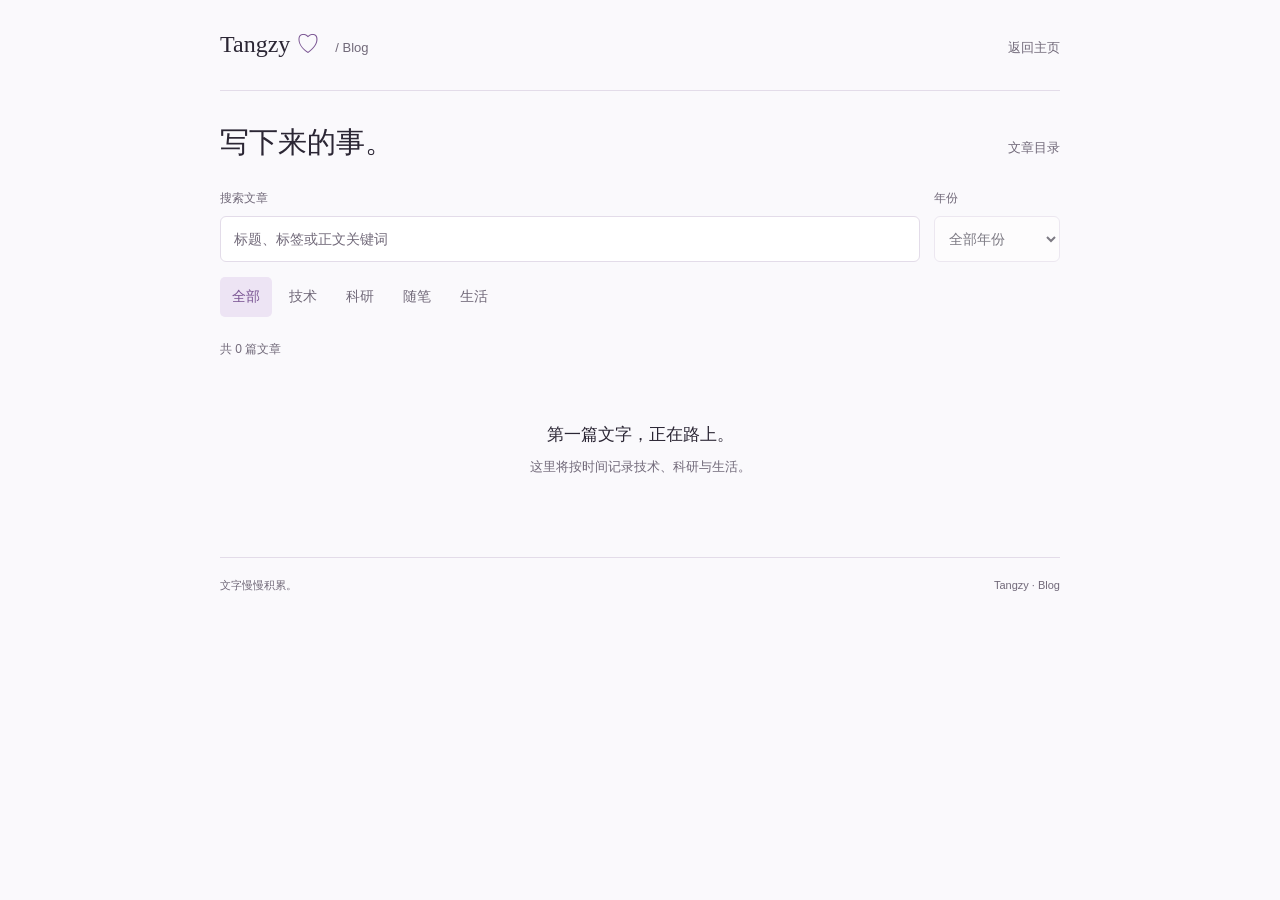
<file: docs/blog/index.html>
<!doctype html>
<html lang="zh-CN"><head><meta charset="utf-8"><meta name="viewport" content="width=device-width,initial-scale=1"><meta name="color-scheme" content="light dark"><title>Tangzy Blog · 写下来的事</title><meta name="description" content="Tangzy 的个人博客：技术、科研笔记与生活随笔，按时间与类别整理。"><link rel="canonical" href="https://tangzy0121.github.io/Tangzy0121/blog/"><link rel="stylesheet" href="style.css"><script src="posts.js" defer></script><script src="app.js" defer></script></head><body>
<div id="tangzy-blog" aria-label="Tangzy 博客">
  <div class="bs-page" aria-label="博客目录">
    <header class="bs-top"><a class="bs-brand" href="../">Tangzy<span class="bs-heart" aria-hidden="true">♡</span></a><span class="bs-location">/ Blog</span><a class="bs-home" href="../">返回主页</a></header>
    <main>
      <section class="bs-archive" aria-label="文章目录">
        <div class="bs-heading"><h1>写下来的事。</h1><span class="bs-caption">文章目录</span></div>
        <form class="bs-toolbar" role="search" aria-label="搜索与筛选文章">
          <div class="bs-search-field">
            <label for="bs-query">搜索文章</label>
            <div class="bs-search-box">
              <input id="bs-query" type="search" maxlength="160" autocomplete="off" placeholder="标题、标签或正文关键词">
              <button class="bs-clear cursor-interaction" type="button" aria-label="清空搜索" hidden>清空</button>
            </div>
          </div>
          <div class="bs-year-field"><label for="bs-year">年份</label><select id="bs-year" class="cursor-interaction"><option value="all">全部年份</option></select></div>
        </form>
        <nav class="bs-categories" aria-label="文章类别"></nav>
        <div class="bs-result-bar"><span class="bs-count" role="status" aria-live="polite" aria-atomic="true"></span><button type="button" class="bs-reset cursor-interaction" hidden>重置筛选</button></div>
        <div class="bs-results"></div>
        <div class="bs-empty" hidden><h2>没有找到相关文章</h2><p>试试其他关键词，或放宽类别与年份。</p><button type="button" class="bs-empty-reset cursor-interaction">查看全部文章</button></div>
        <button type="button" class="bs-more cursor-interaction" hidden></button>
      </section>
      <article class="bs-reader" aria-label="文章阅读" hidden>
        <button type="button" class="bs-back cursor-interaction">← 返回目录</button>
        <h1 class="bs-reader-title"></h1>
        <div class="bs-reader-meta"></div>
        <div class="bs-reader-tags"></div>
        <div class="bs-reader-body"></div>
      </article>
    </main>
    <footer class="bs-footer"><span>文字慢慢积累。</span><span>Tangzy · Blog</span></footer>
  </div>
</div>
<noscript>请启用 JavaScript 浏览文章目录，或<a href="../">返回个人主页</a>。</noscript>
</body></html>
</file>
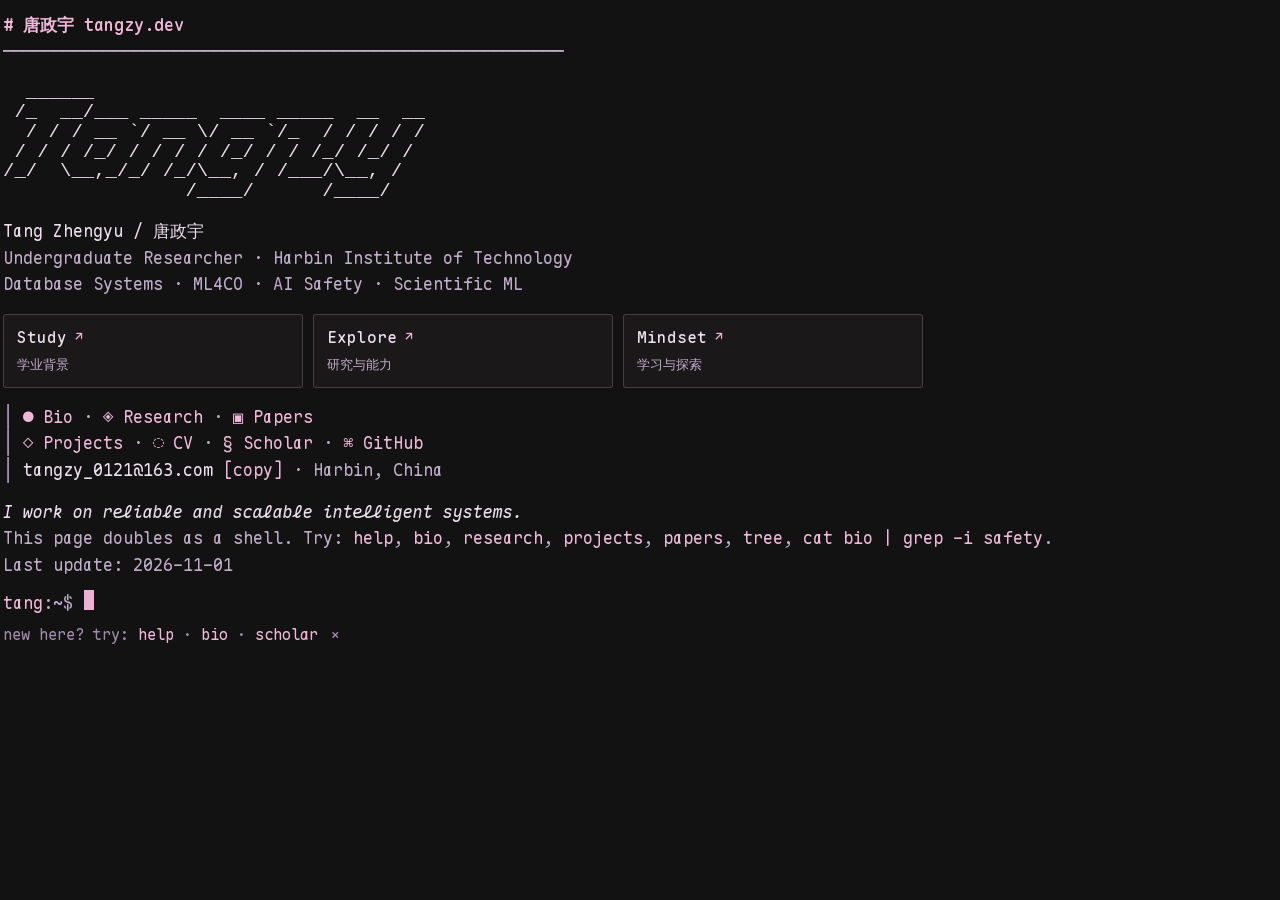
<file: docs/terminal/shell.html>
<!doctype html>
<html lang="en" class="dark"><head><meta charset="UTF-8"><meta name="viewport" content="width=device-width,initial-scale=1">
<title>Tangzy Terminal</title>
<link rel="stylesheet" href="source-dist/shell.css">
<link rel="stylesheet" href="shell-adapter.css">
<link rel="stylesheet" href="portfolio-style.css">
<link rel="stylesheet" href="reader-scrollbar.css">
<script src="../contact/config.js"></script>
<script src="shell-adapter.js"></script>
<script src="pdf-viewer.js" defer></script>
<script type="module" src="source-dist/shell.js"></script>
</head><body><div id="root"></div></body></html>
</file>
<file: docs/style.css>
*{box-sizing:border-box}html{margin:0;background:#0d0a15;scrollbar-color:#514052 #100c19;scrollbar-width:thin}body{margin:0;--logo-reveal:0;--wordmark-reveal:0;--pink:#ff9dcc;--ink:#f7edf6;--muted:#a89aad;color:var(--ink);background:#0d0a15;font-family:Arial,'Microsoft YaHei',sans-serif;-webkit-font-smoothing:antialiased}body:not([data-page="home"]){min-height:100dvh}button,a{-webkit-tap-highlight-color:transparent;touch-action:manipulation}a{color:inherit;text-decoration:none}button{font:inherit;cursor:pointer}a:focus-visible,button:focus-visible{outline:1px solid #ffbfde;outline-offset:7px}[hidden]{display:none!important}em{font-style:normal;color:var(--pink)}.brand{position:fixed;left:4.6vw;top:28px;width:144px;height:62px;z-index:30;opacity:var(--logo-reveal);filter:drop-shadow(0 2px 12px #0c0812)}.logo{display:block;width:100%;height:100%;object-fit:contain;object-position:left;user-select:none}.hero{position:relative;height:100dvh;min-height:480px;overflow:clip;background:#100d20}#scene{position:absolute;inset:0;overflow:clip;opacity:var(--hero-opacity,1)}canvas{position:absolute;inset:0;display:block;width:100%;height:100%;outline:none}#lifeline{pointer-events:none}#heart{transform-origin:50% 50%;will-change:transform;touch-action:pan-y}#heart:focus-visible{outline:none}.background-wordmark{position:absolute;left:50%;top:53%;transform:translate(-50%,-50%);width:92vw;height:auto;opacity:calc(.055 * var(--wordmark-reveal));pointer-events:none;user-select:none}.hero:after{content:"";position:absolute;inset:auto 0 0;height:80px;background:linear-gradient(transparent,#100d20);pointer-events:none}.scroll-cue{position:absolute;z-index:2;right:4.6vw;bottom:51px;display:flex;gap:18px;align-items:center;color:#b3a3bd;font-size:9px;letter-spacing:.17em;opacity:var(--logo-reveal)}.scroll-cue>span:last-child{color:var(--pink);font-size:20px;animation:cue 2.4s ease-in-out infinite}@keyframes cue{50%{transform:translateY(5px)}}
.overview{position:relative;overflow:clip;background:radial-gradient(ellipse at 80% 13%,#33213c30,transparent 35%),radial-gradient(ellipse at 12% 75%,#4b1d3d1c,transparent 32%),linear-gradient(#100d20,#0e0b17 34%,#0d0a15);padding:10px 0 0}.thread{position:absolute;left:7.1vw;top:0;bottom:200px;width:1px;background:linear-gradient(#e5a1cf66,#74436344 30%,#74436333 84%,transparent)}.thread:before{content:"";position:absolute;top:40px;left:-2px;width:5px;height:5px;background:#ffd6ec;box-shadow:0 0 16px #ff96c9;animation:signal 5s ease-in-out infinite}@keyframes signal{0%,100%{opacity:.4}50%{opacity:1;box-shadow:0 0 24px #ff96c9}}.section{position:relative;width:78%;max-width:1220px;margin:0 auto;padding:130px 0 100px}.section-marker{position:relative;display:flex;align-items:center;gap:24px;font-size:9px;letter-spacing:.18em;color:#b3a2bc}.section-marker>span:first-child{position:absolute;right:calc(100% + 2.7vw);color:var(--pink);letter-spacing:0;font-size:10px}.section-marker i{display:block;flex:1;height:1px;background:linear-gradient(90deg,#b477a142,transparent);margin-left:10px}.intro{padding-top:160px;padding-bottom:170px}.intro-grid{display:grid;grid-template-columns:1.2fr 1fr;align-items:center;gap:50px;margin-top:90px}.eyebrow{font-size:10px;letter-spacing:.20em;color:#b9a5c3}.intro h1{font-size:clamp(48px,6.8vw,104px);font-weight:400;line-height:1.08;letter-spacing:-.065em;margin:25px 0 35px}.intro h1 em{display:block}.intro-chinese{font-size:clamp(20px,2.05vw,31px);font-weight:300;line-height:1.8;letter-spacing:.025em;color:#ddd0e3}.intro-chinese span{color:#a99bb3}.placeholder{font-size:10px!important;color:#8c7c97!important;letter-spacing:.055em;line-height:1.8!important}.text-link{display:inline-flex;align-items:center;gap:30px;font-size:12px;letter-spacing:.03em;min-height:44px;transition:color .2s}.text-link>span{font-size:20px;color:var(--pink);transition:transform .25s}.text-link:hover{color:var(--pink)}.text-link:hover>span{transform:translate(3px,-3px)}.intro-copy>.text-link{margin-top:29px}.portrait-stage{position:relative;aspect-ratio:1/.98;display:grid;place-items:center;background:radial-gradient(ellipse at 50% 50%,#5b355028,transparent 70%)}.portrait-stage>img{position:relative;width:69%;max-height:90%;filter:drop-shadow(0 20px 40px #0005)}.portrait-grid{position:absolute;inset:2%;border:1px solid #c799c011;background-image:linear-gradient(#c799c00a 1px,transparent 1px),linear-gradient(90deg,#c799c00a 1px,transparent 1px);background-size:38px 38px;mask-image:radial-gradient(ellipse,#000,transparent 75%)}.portrait-cross{position:absolute;font-size:20px;font-weight:200;color:#9f6a8e}.cross-one{left:9%;top:12%}.cross-two{right:7%;bottom:17%}.portrait-label{position:absolute;bottom:-2%;font-size:8px;letter-spacing:.22em;color:#8b7798}.orbit-dot{position:absolute;top:10%;right:19%;width:4px;height:4px;background:#ffc7e1;box-shadow:0 0 20px #ff97c9}
.work-section{padding-top:90px}.section-heading{display:flex;align-items:flex-end;justify-content:space-between;gap:35px;margin:75px 0 95px}.section-heading h2,.contact-inner h2{font-size:clamp(64px,8vw,118px);font-weight:400;line-height:.99;letter-spacing:-.065em;margin:0}.section-heading>p{font-size:12px;line-height:2;color:#d0bed9;margin:0 0 10px}.section-heading>p span{color:#897a95}.project-row{display:grid;grid-template-columns:1.65fr 1fr;gap:6%;align-items:center;margin-bottom:100px}.project-row.reverse{grid-template-columns:1fr 1.65fr}.project-row.reverse .project-visual{grid-column:2;grid-row:1}.project-row.reverse .project-copy{grid-column:1;grid-row:1}.project-visual{position:relative;aspect-ratio:1.5;overflow:hidden;background:#17101f;border:1px solid #ad7c9f18;transition:border-color .4s}.project-row:hover .project-visual{border-color:#ffb2dc66}.visual-one{background:radial-gradient(ellipse at center,#4b243c55,transparent 75%),#150f20}.project-visual>svg{position:absolute;inset:0;width:100%;height:100%;transition:transform .7s cubic-bezier(.2,.7,.2,1)}.project-row:hover .project-visual>svg{transform:scale(1.05) rotate(6deg)}.visual-tag,.visual-caption{position:absolute;z-index:1;font-size:7px;letter-spacing:.17em;color:#b79aac}.visual-tag{left:22px;top:20px}.visual-caption{right:22px;bottom:20px;color:#a27f94}.project-number{font-size:8px;letter-spacing:.18em;color:#a78b9f}.project-copy h3{font-size:clamp(28px,3vw,48px);font-weight:400;letter-spacing:-.045em;margin:20px 0 25px}.project-copy h3 em{color:#c091ac}.project-copy p{font-size:12px;line-height:2;color:#ac9ab8}.project-open{display:inline-flex;gap:30px;align-items:center;font-size:10px;color:#e1cadb;margin-top:25px}.project-open>span{font-size:21px;color:var(--pink);transition:transform .25s}.project-row:hover .project-open>span{transform:translate(4px,-4px)}.visual-two{background:radial-gradient(ellipse at 60% 45%,#29213c,#130f21 70%)}.pixel-study{position:absolute;inset:0;display:grid;place-items:center}.pixel-grid{position:absolute;inset:25px;background-image:linear-gradient(#d3a2c310 1px,transparent 1px),linear-gradient(90deg,#d3a2c310 1px,transparent 1px);background-size:28px 28px;mask-image:radial-gradient(ellipse,#000,transparent 75%)}.pixel-heart{position:relative;width:36%;aspect-ratio:1.17;background-image:repeating-linear-gradient(90deg,transparent 0 4px,#16102066 4px 6px),repeating-linear-gradient(0deg,transparent 0 4px,#16102055 4px 6px),radial-gradient(ellipse at 30% 28%,#ffe6f4,#ef91c0 35%,#a33f80 76%);clip-path:polygon(0 12%,8% 12%,8% 4%,35% 4%,35% 12%,43% 12%,43% 20%,57% 20%,57% 12%,65% 12%,65% 4%,92% 4%,92% 12%,100% 12%,100% 52%,92% 52%,92% 60%,84% 60%,84% 68%,76% 68%,76% 76%,68% 76%,68% 84%,60% 84%,60% 92%,52% 92%,52% 100%,48% 100%,48% 92%,40% 92%,40% 84%,32% 84%,32% 76%,24% 76%,24% 68%,16% 68%,16% 60%,8% 60%,8% 52%,0 52%);filter:drop-shadow(0 0 20px #df79af);transition:transform .5s}.project-row:hover .pixel-heart{transform:scale(1.07)}.pixel-star{position:absolute;color:#f7cce8;font-size:18px;filter:drop-shadow(0 0 8px #ff94ce)}.star-one{left:18%;top:25%}.star-two{right:17%;bottom:26%;font-size:28px}.star-three{right:26%;top:23%;font-size:13px}.all-work{display:flex;align-items:center;justify-content:space-between;border-top:1px solid #bc94ae30;padding-top:28px}.all-work>span{font-size:8px;letter-spacing:.17em;color:#8b7694}.contact-section{padding-top:115px;padding-bottom:150px}.contact-inner{text-align:center;padding:100px 0 130px}.tiny-heart{display:block;font-size:25px;color:var(--pink);text-shadow:0 0 25px #f79bc9;line-height:1;margin-bottom:35px}.contact-inner h2{margin:32px 0;font-size:clamp(70px,10vw,146px)}.contact-chinese{font-size:15px;letter-spacing:.13em;color:#b9a7c5}.contact-link{display:inline-flex;align-items:center;gap:50px;margin-top:30px;border-bottom:1px solid #ffadd059;padding:15px 4px;font-size:13px;transition:color .25s}.contact-link>span{font-size:24px;color:var(--pink)}.contact-link:hover{color:var(--pink)}footer{display:flex;align-items:center;justify-content:space-between;gap:20px;border-top:1px solid #b179a12b;padding-top:25px;color:#8c7c96;font-size:8px;letter-spacing:.1em}footer>a{min-height:44px;display:flex;align-items:center}
.site-nav{position:fixed;z-index:40;left:50%;bottom:calc(36px + env(safe-area-inset-bottom));transform:translateX(-50%);display:flex;align-items:center;width:488px;height:56px;opacity:var(--logo-reveal);isolation:isolate}.site-nav>a{position:relative;flex:1;display:flex;align-items:center;justify-content:center;height:56px;color:#c6b9ce;font-size:15px;letter-spacing:.055em;transition:color .2s,text-shadow .2s}.site-nav>a span{position:relative;display:block}.site-nav>a span:after{content:"";position:absolute;left:0;right:0;bottom:-11px;height:1px;background:linear-gradient(90deg,transparent,#ff9bce,transparent);transform:scaleX(0);opacity:0;transition:transform .24s,opacity .24s}.site-nav>a:hover,.site-nav>a:focus-visible{color:#fff2fa;text-shadow:0 0 17px #ffa1d16b;outline:none}.site-nav>a:hover span:after,.site-nav>a:focus-visible span:after{transform:scaleX(1);opacity:.9}.site-nav>a[aria-current="page"]{color:#fff0f8;text-shadow:0 0 20px #ff9ed14d}.nav-heart{position:absolute;left:0;top:22px;width:13px;height:11px;filter:drop-shadow(0 0 7px #ff6fb19e);pointer-events:none;transition:transform .43s cubic-bezier(.22,1,.36,1)}.nav-heart svg{display:block;width:100%;height:100%;fill:var(--pink);shape-rendering:crispEdges}.nav-shade{position:fixed;z-index:35;inset:auto 0 0;height:125px;pointer-events:none;background:linear-gradient(transparent,#0d0a15eb 65%);opacity:0;transition:opacity .35s}.is-scrolled .nav-shade,body:not([data-page="home"]) .nav-shade{opacity:1}.section-progress{position:fixed;left:4.6vw;bottom:58px;z-index:40;font-size:8px;letter-spacing:.12em;color:#8e7e9a;display:flex;align-items:center;gap:8px;opacity:0;pointer-events:none;transition:opacity .3s}.section-progress i{height:1px;width:16px;background:#a17b96}.section-progress>span{color:#d4abc5}.to-top{position:fixed;right:4.6vw;bottom:42px;z-index:40;width:44px;height:44px;background:none;border:1px solid #b58ba22e;color:#d2aec4;opacity:0;pointer-events:none;transition:opacity .3s}.is-scrolled[data-page="home"] .section-progress,.is-scrolled[data-page="home"] .to-top{opacity:1}.is-scrolled[data-page="home"] .to-top{pointer-events:auto}
#detail-view{min-height:100dvh;padding:200px 16vw 160px;background:radial-gradient(ellipse at 75% 20%,#45213c38,transparent 55%),#0d0a15;display:flex;align-items:center}#detail-view:focus{outline:none}.detail-inner{width:100%;max-width:980px}.detail-inner h1{font-size:clamp(64px,9vw,128px);font-weight:400;letter-spacing:-.07em;line-height:1.1;margin:28px 0 38px}.detail-inner h1>span{color:var(--pink)}.detail-rule{height:1px;background:linear-gradient(90deg,#ff98cb77,#ff98cb0a);max-width:620px}#detail-description{font-size:17px;line-height:1.8;color:#dbcfdf;margin:28px 0 10px}.detail-actions{display:flex;flex-wrap:wrap;gap:45px;margin-top:35px}.detail-enter .detail-inner{animation:detail-in .4s ease-out both}@keyframes detail-in{from{opacity:0;transform:translateY(14px)}to{opacity:1;transform:none}}.reveal{opacity:1;transform:none}.js-reveal .reveal{opacity:0;transform:translateY(24px);transition:opacity .8s ease,transform .8s cubic-bezier(.2,.7,.2,1)}.js-reveal .reveal.is-visible{opacity:1;transform:none}
@media(max-width:900px){.section{width:80%}.intro-grid{gap:20px}.project-row{gap:5%}.project-copy p{font-size:11px}.section-progress{display:none}}
@media(max-width:650px){.brand{top:15px;width:116px;height:50px}.background-wordmark{top:22%;width:88vw;opacity:calc(.065 * var(--wordmark-reveal))}.hero{min-height:440px}.scroll-cue{left:50%;right:auto;bottom:126px;transform:translateX(-50%);gap:12px;font-size:8px;white-space:nowrap}.scroll-cue>span:last-child{font-size:16px}.section{width:80%;padding:85px 0}.thread{left:5vw;bottom:180px}.section-marker{font-size:7px;letter-spacing:.12em;gap:14px}.section-marker>span:first-child{right:calc(100% + 2.4vw);font-size:8px}.intro{padding-top:110px;padding-bottom:80px}.intro-grid{grid-template-columns:1fr;gap:30px;margin-top:55px}.intro h1{font-size:64px;margin:23px 0}.intro-chinese{font-size:22px}.portrait-stage{width:90%;max-width:330px;justify-self:center}.portrait-stage>img{width:64%}.portrait-label{font-size:7px}.intro-copy>.text-link{margin-top:15px}.section-heading{display:block;margin:55px 0}.section-heading h2{font-size:68px}.section-heading>p{font-size:11px;margin-top:30px}.project-row,.project-row.reverse{grid-template-columns:1fr;gap:24px;margin-bottom:65px}.project-row.reverse .project-visual,.project-row.reverse .project-copy{grid-column:auto;grid-row:auto}.project-copy h3{font-size:35px;margin:15px 0}.project-copy p{font-size:12px}.project-copy .project-open{margin-top:12px}.project-visual{aspect-ratio:1.25}.visual-tag{font-size:6px;left:14px;top:14px}.visual-caption{font-size:6px;right:14px;bottom:14px}.all-work{gap:12px}.all-work>span{max-width:90px;font-size:7px;line-height:1.8}.all-work .text-link{font-size:11px;gap:17px}.contact-section{padding-top:80px;padding-bottom:150px}.contact-inner{padding:75px 0 90px}.contact-inner h2{font-size:76px}.contact-inner .eyebrow{font-size:8px}.contact-chinese{font-size:13px}.contact-link{font-size:12px}footer{flex-wrap:wrap;gap:12px;font-size:7px}footer>a{width:100%;font-size:8px;margin-top:5px}.site-nav{width:min(360px,calc(100vw - 28px));height:52px;bottom:calc(30px + env(safe-area-inset-bottom))}.site-nav>a{font-size:13px;height:52px;letter-spacing:.025em}.nav-heart{top:20px;width:11px;height:10px}.to-top{right:16px;bottom:calc(96px + env(safe-area-inset-bottom));width:34px;height:34px;font-size:15px}#detail-view{padding:160px 8vw 150px}.detail-inner h1{font-size:68px}#detail-description{font-size:15px}.detail-actions{gap:20px}}
.nav-heart{transition-duration:var(--indicator-duration,430ms)}
.heart-palette{position:absolute;z-index:3;left:50%;transform:translateX(-50%);display:flex;gap:2px;max-width:calc(100% - 24px);padding:0 6px;isolation:isolate}
.soul-choice{position:relative;display:grid;place-items:center;flex:0 0 40px;width:40px;height:44px;padding:0 0 5px;border:0;background:none;color:var(--soul-color);opacity:.66;animation:soul-appear .32s ease-out backwards;animation-delay:calc(var(--soul-order)*35ms);touch-action:manipulation;transition:opacity .2s}
.soul-choice svg{display:block;width:18px;height:16px;fill:currentColor;shape-rendering:crispEdges;transition:transform .2s,filter .2s}
.soul-choice:after{content:'';position:absolute;bottom:1px;left:calc(50% - 2px);width:4px;height:3px;background:currentColor;opacity:0;transition:opacity .2s}
.soul-choice:hover,.soul-choice:focus-visible,.soul-choice[aria-pressed="true"]{opacity:1}.soul-choice:hover svg{transform:translateY(-2px)}.soul-choice[aria-pressed="true"] svg{filter:drop-shadow(0 0 6px currentColor)}.soul-choice[aria-pressed="true"]:after{opacity:1}.soul-choice:focus-visible{outline:1px solid currentColor;outline-offset:-2px}
@keyframes soul-appear{from{opacity:0;translate:0 6px}to{opacity:.66;translate:0 0}}
@media(max-width:370px){.soul-choice{flex-basis:32px;width:32px}.heart-palette{gap:2px}.soul-choice svg{width:16px;height:14px}}
@media(prefers-reduced-motion:reduce){.soul-choice,.soul-choice svg,.soul-choice:after{animation:none;transition:none}}
#page-transition{position:fixed;inset:0;width:100%;height:100%;z-index:38;pointer-events:none;image-rendering:pixelated}.transition-busy #detail-view .detail-inner{animation:none}.transition-busy .site-nav{opacity:1}.transition-tools{position:fixed;z-index:50;top:38px;right:4.6vw;display:flex;align-items:center;gap:3px;padding:4px;border:1px solid #9e7c951f;background:#15101dbd;backdrop-filter:blur(12px);border-radius:5px;color:#b8a3bf}.transition-tools>span{font-size:9px;padding:0 9px;letter-spacing:.08em;color:#8e7a99}.transition-tools button{border:0;background:transparent;color:#bbacc5;font-size:10px;padding:8px 10px;border-radius:3px}.transition-tools button:hover{background:#ffffff0b;color:#fbeafa}.transition-tools button[aria-pressed="true"]{background:#e8bfd51c;color:#ffc1df}.transition-busy .scroll-cue{visibility:hidden}
@media(max-width:650px){.transition-tools{top:23px;right:4.6vw;gap:0}.transition-tools>span{display:none}.transition-tools button{padding:8px 9px;font-size:9px}}
@media(prefers-reduced-motion:reduce){body{--logo-reveal:1;--wordmark-reveal:1}*,*:before,*:after{animation:none!important;transition:none!important;scroll-behavior:auto!important}.js-reveal .reveal{opacity:1;transform:none}}
</file>
<file: docs/work/home-teasers.css>
/* Real Work teasers use the existing Home composition. */
.home-folio{background:linear-gradient(135deg,#e8e9df,#cdd9d1);color:#344a3d}.home-folio .visual-tag,.home-folio .visual-caption{color:#51645b}.home-folio-cover{position:absolute;inset:0;display:flex;flex-direction:column;align-items:center;justify-content:center;gap:14px}.home-folio-cover img{width:80px;height:80px;border-radius:19px}.home-folio-cover strong{font-size:54px;font-weight:400;letter-spacing:-.04em}.home-folio-cover>span{font-size:10px;letter-spacing:.12em}.home-btw{background:#101315}.home-btw>img{position:absolute;inset:15% 5%;width:90%;height:70%;object-fit:contain;transition:transform .4s}.home-btw .visual-tag,.home-btw .visual-caption{color:#b9c9b5}.project-row:hover .home-btw>img{transform:scale(1.03)}
@media(max-width:650px){.home-folio-cover img{width:62px;height:62px;border-radius:14px}.home-folio-cover strong{font-size:42px}.home-folio-cover{gap:11px}}
@media(prefers-reduced-motion:reduce){.home-btw>img{transition:none}}
</file>
<file: docs/poster-transitions.css>
/* Disposable A/B study: perspective chapter sheets and architectural entry. */
#page-stage{position:relative;z-index:1;backface-visibility:hidden}body.transition-busy{overflow-x:clip}.transition-busy #page-stage{will-change:transform,opacity}.transition-busy .detail-inner{animation:none!important}
#page-transition{position:fixed;inset:0;z-index:38;overflow:hidden;pointer-events:none;isolation:isolate;image-rendering:auto;perspective:1400px}#page-transition>div{position:absolute;will-change:transform,opacity}.tr-environment{inset:0;background:#100b1b;opacity:0}.tr-grid{inset:-50%;background-image:linear-gradient(#f486bc32 1px,transparent 1px),linear-gradient(90deg,#f486bc32 1px,transparent 1px);background-size:64px 64px;opacity:0}
.tr-back-sheet,.tr-sheet{inset:-22% -22%;background:#e55ba6;box-shadow:18px 0 #0b0811}.tr-sheet{background:#eee7e4;color:#110c1a;box-shadow:-16px 0 #f985c1,16px 0 #0c0912;overflow:hidden}.tr-sheet:before{content:"";position:absolute;inset:0;background:repeating-linear-gradient(0deg,transparent 0 55px,#20122b12 55px 56px),repeating-linear-gradient(90deg,transparent 0 55px,#20122b12 55px 56px)}.tr-sheet:after{content:"";position:absolute;left:8%;top:0;bottom:0;width:22%;background:#ff8dc3;mix-blend-mode:multiply}.tr-dots{position:absolute;right:0;top:0;width:48%;height:100%;background-image:radial-gradient(#161020 1.2px,transparent 1.8px);background-size:8px 8px;mask-image:linear-gradient(90deg,transparent,#000)}.tr-cross{position:absolute;left:43%;top:19%;font:300 clamp(140px,26vw,420px)/1 Arial;color:#16102014}
.tr-title{left:9%;right:6%;top:33%;color:#140c1b;display:flex;flex-direction:column;transform-origin:50% 50%;opacity:0}.tr-word{font-family:Arial,Helvetica,sans-serif;font-weight:900;font-size:clamp(68px,18vw,290px);line-height:.9;letter-spacing:-.085em}.tr-kicker,.tr-sub{font-family:'Courier New',monospace;font-size:11px;letter-spacing:.24em;font-weight:700}.tr-kicker{margin-bottom:22px}.tr-sub{margin-top:28px;padding-left:5px}.tr-index{right:5%;top:7%;font:900 clamp(110px,23vw,360px)/1 Arial;color:#1e102328;letter-spacing:-.1em}.tr-ticker{left:-20%;width:150%;bottom:16%;font:700 12px/1.6 'Courier New',monospace;color:#110c1a;letter-spacing:.2em;white-space:nowrap;border-block:2px solid currentColor;padding:8px 0}.tr-shutter{top:0;bottom:0;width:50.2%;background:#171318;display:none}.shutter-left{left:0;background:linear-gradient(110deg,#18141a,#262027);border-right:1px solid #d2c3c725}.shutter-right{right:0;background:linear-gradient(90deg,#1d181f,#0e0c11)}
#page-transition[data-variant="B"] .tr-back-sheet,#page-transition[data-variant="B"] .tr-sheet{display:none}#page-transition[data-variant="B"] .tr-shutter{display:block}#page-transition[data-variant="B"] .tr-environment{background:radial-gradient(ellipse at 50% 50%,#391420,#0a0910)}#page-transition[data-variant="B"] .tr-title{left:4%;right:4%;top:38%;color:#f5edf0;align-items:center;text-align:center}#page-transition[data-variant="B"] .tr-word{font-size:clamp(62px,19vw,300px);letter-spacing:-.07em;font-weight:800}#page-transition[data-variant="B"] .tr-kicker{color:#f19ab3;font-size:10px;letter-spacing:.38em}#page-transition[data-variant="B"] .tr-sub{letter-spacing:.28em;font-size:10px;color:#b8a6ae}#page-transition[data-variant="B"] .tr-index{left:6%;right:auto;top:14%;font:12px 'Courier New',monospace;letter-spacing:.2em;color:#d4b4bf}#page-transition[data-variant="B"] .tr-index:before{content:"SECTOR / "}#page-transition[data-variant="B"] .tr-ticker{bottom:15%;left:6%;width:88%;color:#997d8b;font-size:9px;white-space:normal;border:0;border-top:1px solid #ccb1bd30;padding-top:16px;letter-spacing:.15em;max-height:30px;overflow:hidden}

.transition-busy[data-motion-variant="A"] .site-nav{background:#160f20ed;border-radius:4px}
@media(max-width:650px){.tr-title{left:6%;top:37%}.tr-kicker,.tr-sub{font-size:9px;letter-spacing:.12em}.tr-word{font-size:19vw}.tr-index{top:18%;right:6%}.tr-ticker{bottom:23%;font-size:9px}}
@media(prefers-reduced-motion:reduce){#page-stage{transform:none!important;opacity:1!important}}
</file>
<file: docs/poster-minimal.css>
/* Selected A artwork, reduced to one title and geometry. */
.brand{z-index:42;opacity:1}.brand .logo{opacity:1}.brand .logo #wordmark path{fill:color-mix(in srgb,#ffffff,#190f22 calc(var(--poster-cover,0) * 100%))}
.tr-back-sheet{background:#ec81ad}.tr-sheet{background:#eee9e3;box-shadow:-16px 0 #ec81ad,16px 0 #190f22}.tr-sheet:before,.tr-sheet:after{display:none}
.tr-art{position:absolute;left:50%;top:50%;width:100vw;height:100dvh;transform:translate(-50%,-50%) skewX(12deg);overflow:visible}.tr-art>div{position:absolute}.tr-pink-field{inset:0;background:#ec81ad;clip-path:polygon(72% 0,100% 0,100% 100%,55% 100%)}.tr-disc{width:43.75vw;aspect-ratio:1;right:-14.33vw;top:9.7vh;border-radius:50%;background:#190f22}.tr-disc:after{content:"";position:absolute;inset:15.7%;border:1px solid #ec81ad;border-radius:50%}.tr-star{width:15.1vw;aspect-ratio:1;right:1.77vw;top:32vh;background:#eee9e3;clip-path:polygon(50% 0,58% 37%,86% 14%,63% 42%,100% 50%,63% 58%,86% 86%,58% 63%,50% 100%,42% 63%,14% 86%,37% 58%,0 50%,37% 42%,14% 14%,42% 37%);transform:rotate(-14deg)}.tr-orbit{width:65.6vw;height:53.7vh;border:2px solid #190f22;border-radius:50%;left:27.6vw;top:26.8vh;transform:rotate(-37deg)}
.tr-title{left:3.4%;right:0;top:28%;color:#190f22;transform-origin:20% 50%;opacity:0}.tr-word{display:block;white-space:nowrap;font:400 28.65vw/.9 Impact,'Arial Black',sans-serif;letter-spacing:-.035em}.tr-word-end{color:inherit;-webkit-text-stroke:0}#page-transition[data-page="about"] .tr-word{font-size:25vw}#page-transition[data-page="contact"] .tr-word{font-size:19vw}
@media(max-width:650px){.tr-title{left:4%;top:35%}.tr-word{font-size:36vw}#page-transition[data-page="about"] .tr-word{font-size:31vw}#page-transition[data-page="contact"] .tr-word{font-size:23vw}.tr-word-end{-webkit-text-stroke:0}.tr-pink-field{clip-path:polygon(83% 0,100% 0,100% 100%,24% 100%)}.tr-disc{width:100vw;right:-32vw;top:41vh}.tr-star{width:32vw;right:0;top:50vh}.tr-orbit{width:112vw;height:45vh;left:10vw;top:28vh;border-width:1px}}
</file>
<file: docs/about/style.css>
/* Scoped About design adopted from the approved local study. */
#about-view {
position:relative;min-height:100dvh;
*{box-sizing:border-box}&{background:#100c1d;color:#f8edf5;scrollbar-width:thin;scrollbar-color:#946987 #100c1d}&{margin:0;min-height:100dvh;background:radial-gradient(ellipse at 78% 42%,#4e284652,transparent 45%),radial-gradient(ellipse at 9% 90%,#43204c55,transparent 40%),#100c1d;color:#f8edf5;font-family:Arial,'Microsoft YaHei',sans-serif;-webkit-font-smoothing:antialiased;overflow-x:clip;--mx:0;--my:0;--scene-shift:0;--paper:#f0e6ec;--ink:#291a30;--pink:#f0a2ca;--gold:#f3c972;--chapter-accent:#e998c3}a{color:inherit;text-decoration:none}a,button,summary{-webkit-tap-highlight-color:transparent;touch-action:manipulation}button,summary{font:inherit;cursor:pointer}button{color:inherit}a:focus-visible,button:focus-visible,summary:focus-visible{outline:2px solid #efb3d7;outline-offset:5px}.sr-only{position:absolute;width:1px;height:1px;overflow:hidden;clip-path:inset(50%)}[hidden]{display:none!important}#sky{position:fixed;inset:0;width:100%;height:100%;z-index:0;pointer-events:none}.scene-geometry{position:fixed;inset:0;z-index:0;pointer-events:none;overflow:clip}.halo{position:absolute;border-radius:50%;transition:transform 1.1s cubic-bezier(.2,.7,.2,1),opacity .8s}.halo-one{width:89vw;height:89vw;right:-42vw;top:-18vw;border:55px solid #e59cca0b;transform:rotate(-25deg) scale(1.04)}.halo-two{width:75vw;height:75vw;right:-32vw;top:-9vw;border:1px solid #e9abcf24;box-shadow:0 0 0 32px #ebadcf04;transform:scale(1.01)}.diagonal-field{position:absolute;inset:0;background:#e59fcb06;clip-path:polygon(61% 0,72% 0,36% 100%,20% 100%);transition:clip-path 1s cubic-bezier(.2,.7,.2,1)}.halftone{position:absolute;right:0;top:13vh;width:47vw;height:78vh;background:radial-gradient(#eac1d821 .8px,transparent 1px);background-size:6px 6px;mask-image:linear-gradient(100deg,transparent,#000);opacity:.5;transform:translate(calc(var(--mx)*-9px),calc(var(--my)*-6px))}.background-word{position:fixed;right:-.5vw;bottom:10vh;z-index:0;font:900 clamp(150px,25vw,450px)/.75 Arial,sans-serif;letter-spacing:-.085em;writing-mode:vertical-rl;color:#d6a0cb06;-webkit-text-stroke:1px #c894bf21;pointer-events:none;user-select:none;transform:translate(calc(var(--mx)*-10px),calc(var(--my)*-8px))}.topbar{position:relative;z-index:5;width:90.4%;margin:0 auto;height:114px;display:flex;align-items:center;justify-content:space-between}.brand{display:block;width:144px;height:62px}.brand img{width:100%;height:100%;object-fit:contain}.page-signature{display:flex;align-items:center;gap:13px;color:#c4a9bf;font-size:9px;letter-spacing:.18em}.page-signature i{width:24px;height:1px;background:#c997b84d}.motion-toggle{border:1px solid #dca9cc38;background:#181020bd;display:flex;align-items:center;gap:18px;padding:11px 14px;color:#c6acbf;font-size:10px;letter-spacing:.04em}.motion-toggle span{color:#f3c972;font-size:9px;letter-spacing:.13em}.motion-toggle:hover{border-color:#e4b2d093}.experience{position:relative;z-index:2;display:grid;grid-template-columns:25% 39% 36%;align-items:center;width:90.4%;margin:15px auto 0;min-height:calc(100dvh - 250px);max-width:1700px}.chapter-navigation{position:relative;z-index:4;align-self:center;padding-right:24px}.navigation-heading{display:flex;align-items:flex-start;gap:14px;margin-bottom:40px}.tiny-star{display:inline-block;flex:none;width:15px;height:15px;background:var(--gold);clip-path:polygon(50% 0,58% 41%,100% 50%,58% 59%,50% 100%,42% 59%,0 50%,42% 41%)}.navigation-heading .tiny-star{margin-top:2px}.navigation-heading p{font-size:10px;letter-spacing:.19em;line-height:1.8;color:#baa1b9;margin:0}.navigation-heading strong{font-size:20px;letter-spacing:.02em;font-weight:400;color:#f3d8e9}.chapter-menu{display:flex;flex-direction:column;gap:10px}.chapter-tab{width:100%;position:relative;display:flex;align-items:center;gap:15px;text-align:left;border:0;background:transparent;padding:19px 16px 19px 8px;min-height:94px;isolation:isolate}.chapter-tab:before{content:'';position:absolute;inset:0;z-index:-1;background:var(--paper);clip-path:polygon(0 0,calc(100% - 18px) 0,100% 18px,100% 100%,0 100%);transform:scaleX(0);transform-origin:left;transition:transform .38s cubic-bezier(.2,.8,.2,1)}.chapter-number{font-size:10px;letter-spacing:.02em;color:#bc8dab;align-self:flex-start;margin-top:4px;transition:color .2s}.chapter-name{font:400 clamp(22px,2.45vw,39px)/1.08 'Arial Black',Arial,sans-serif;letter-spacing:-.045em;transition:transform .25s,color .2s}.chapter-name small{display:block;margin-top:11px;font:400 11px/1.2 Arial,'Microsoft YaHei',sans-serif;letter-spacing:.12em;color:#bba0ba;transition:color .2s}.chapter-arrow{margin-left:auto;font-size:24px;color:#e6a9c9;opacity:0;transform:translate(-5px,5px);transition:transform .25s,opacity .25s}.chapter-tab:hover .chapter-name{transform:translateX(6px)}.chapter-tab:hover .chapter-arrow{opacity:1;transform:none}.chapter-tab[aria-pressed="true"]{color:var(--ink)}.chapter-tab[aria-pressed="true"]:before{transform:scaleX(1)}.chapter-tab[aria-pressed="true"] .chapter-number{color:#9d627f}.chapter-tab[aria-pressed="true"] small{color:#77536d}.chapter-tab[aria-pressed="true"] .chapter-arrow{opacity:1;color:#aa547f;transform:none}.menu-hint{display:flex;align-items:center;flex-wrap:wrap;gap:8px;margin-top:26px;color:#997f9e;font-size:9px;line-height:1.8}.menu-hint>span{color:#d4adc6;letter-spacing:.1em}.menu-hint i{width:2px;height:2px;margin:0 2px;background:#84667f}.reading-area{position:relative;z-index:3;align-self:center;padding-left:22px;padding-right:0;transform:translateY(2px)}.card-shadow{position:absolute;inset:20px -15px -15px 40px;background:#8e4e7f66;transform:rotate(3deg);clip-path:polygon(0 0,calc(100% - 22px) 0,100% 22px,100% 100%,0 100%);transition:transform .7s cubic-bezier(.2,.8,.2,1)}.reading-card{position:relative;min-height:500px;max-height:calc(100dvh - 265px);overflow-y:auto;scrollbar-width:thin;scrollbar-color:#b18aa1 #e8d8e2;padding:27px 32px 22px;background:var(--paper);color:var(--ink);box-shadow:0 25px 70px #0003;clip-path:polygon(0 0,calc(100% - 23px) 0,100% 23px,100% 100%,0 100%);outline:none}.card-topline,.card-bottomline{display:flex;align-items:center;justify-content:space-between;gap:14px;font-size:8px;letter-spacing:.1em;font-weight:600;color:#8b637f}.card-topline{padding-bottom:21px;border-bottom:1px solid #a273953d}.card-topline>span:last-child{color:#805d75;white-space:nowrap}.panel-title{margin:30px 0 28px}.panel-title>p{font-size:9px;letter-spacing:.11em;color:#91617f;line-height:1.6;margin:0 0 10px}.panel-title h1{font-size:clamp(27px,2.5vw,40px);font-weight:400;letter-spacing:-.045em;line-height:1.4;margin:0}.panel-title h1>span{color:#b15e8c;margin-left:3px}.chapter-panel:focus-visible{outline:1px solid #92567e;outline-offset:5px}.school-lockup{display:flex;align-items:center;gap:22px;margin:0 0 28px}.hit-mark{display:flex;flex-direction:column;font:900 clamp(38px,4.5vw,65px)/.85 Arial;letter-spacing:-.075em;color:#a45e8a}.hit-mark>span{font:400 10px/1 Arial;letter-spacing:.22em;margin-top:11px;color:#997a90}.school-lockup>div>p{font-size:17px;letter-spacing:.01em;margin:0 0 12px}.school-lockup>div>span{display:block;font-size:12px;color:#71536c;line-height:1.8}.school-lockup small{display:flex;align-items:center;flex-wrap:wrap;gap:9px;font-size:9px;line-height:1.7;color:#896880;margin-top:8px}.school-lockup small i{width:2px;height:2px;background:#aa7897}.card-rule{height:1px;background:#b98ca52f}.card-intro{font-size:12px;line-height:1.9;color:#76596e;margin:23px 0}.exploration-intro{font-size:18px;line-height:1.75;margin:0 0 24px;color:#64445f}.entry{border-bottom:1px solid #a8799733}.entry summary{list-style:none;display:flex;align-items:center;justify-content:space-between;gap:15px;padding:19px 0;font-size:12px;line-height:1.4;color:#4e3349}.entry summary::-webkit-details-marker{display:none}.entry summary>span{display:flex;align-items:center;gap:14px}.entry summary b{font-weight:400;font-size:9px;color:#ad7a99}.entry summary i{font-style:normal;font-size:21px;color:#ac628a;transition:transform .25s}.entry[open] summary i{transform:rotate(45deg)}.entry[open] summary{color:#a2527d}.entry-body{padding:0 0 18px 26px}.entry-body p{font-size:11px;line-height:1.9;color:#866b7f;margin:0 0 13px}.entry-body>span{font-size:7px;letter-spacing:.12em;color:#aa8a9f}.card-bottomline{font-size:7px;margin-top:28px;letter-spacing:.08em;line-height:1.6}.card-bottomline>span:first-child{font-size:8px;letter-spacing:.15em;color:#6b4862}.card-bottomline>span:nth-child(2){margin-left:auto;max-width:75%;text-align:right;color:#9b7b91}.card-bottomline i{width:5px;height:5px;background:#bd85a7;transform:rotate(45deg)}.thought-mark{display:flex;align-items:center;gap:14px;padding:4px 0 15px}.thought-mark>span{width:40px;height:40px;border-radius:50%;border:1px solid #bc91ac70;display:grid;place-items:center;font-size:21px;color:#9b527d}.thought-mark>i{height:1px;flex:1;max-width:45px;background:#b1809f5c}.portrait-region{position:relative;z-index:2;align-self:center;width:123%;height:min(650px,70dvh);margin-left:-3%;isolation:isolate;--portrait-x:0;--portrait-y:0}.portrait-button{position:absolute;left:0;right:0;top:3%;bottom:9%;width:100%;padding:0;border:0;outline-offset:-25px;background:none;perspective:1100px;transform:translate3d(calc(var(--portrait-x)*1px),calc(var(--portrait-y)*1px),0);transition:transform .8s cubic-bezier(.2,.8,.2,1)}.depth-object{position:absolute;inset:0;display:block;transform-style:preserve-3d;transform:translate3d(calc(var(--mx)*12px),calc(var(--my)*8px),0) rotateX(calc(var(--my)*-10deg)) rotateY(calc(-10deg + var(--mx)*15deg)) rotateZ(calc(-4deg + var(--mx)*1deg))}.depth-object>img,.depth-slab{position:absolute;inset:0;display:block;width:100%;height:100%;object-fit:contain;pointer-events:none;user-select:none}.depth-object>img{transform:translateZ(6px);filter:drop-shadow(0 25px 25px #0004)}.depth-slab{mask:url('assets/avatar.svg') center/contain no-repeat}.slab-back{background:#674280;opacity:.5;transform:translate3d(32px,18px,-70px)}.slab-mid{background:#ba73b3;opacity:.5;transform:translate3d(18px,11px,-40px)}.slab-front{background:#f09bc4;opacity:.4;transform:translate3d(7px,4px,-16px)}.portrait-orbit{position:absolute;inset:7% -1% 10%;pointer-events:none}.portrait-orbit i{position:absolute;inset:0;border:1px solid #e6a4ce28;border-radius:50%;transform:rotateX(27deg) rotateZ(-30deg)}.portrait-orbit i:nth-child(2){inset:-5%;border-color:#e6a4ce15;transform:rotateX(38deg) rotateY(40deg) rotateZ(20deg)}.portrait-orbit i:nth-child(3){inset:8%;border-color:#f3c97224;transform:rotateX(60deg) rotateZ(20deg)}.portrait-signature{position:absolute;left:18%;bottom:2%;display:flex;flex-direction:column;gap:11px;transform:rotate(-6deg);pointer-events:none}.portrait-signature>span{font:900 clamp(38px,5.5vw,84px)/1 Arial;letter-spacing:-.06em;color:#e5bbd7;-webkit-text-stroke:1px #f1cce5;text-shadow:4px 4px 0 #643e65}.portrait-signature>small{font-size:8px;letter-spacing:.18em;color:#c1a0ba;margin-left:3px}.portrait-hint{position:absolute;bottom:-6%;left:19%;display:flex;align-items:center;gap:10px;font-size:9px;color:#bd9bb5;letter-spacing:.04em;white-space:nowrap}.portrait-hint .tiny-star{width:11px;height:11px;opacity:.8}.page-footer{position:relative;z-index:4;display:flex;align-items:center;justify-content:space-between;gap:25px;width:90.4%;max-width:1700px;margin:48px auto 0;padding:20px 0 30px;border-top:1px solid #c292b328}.local-status{display:flex;align-items:center;gap:10px;font-size:9px;letter-spacing:.1em;color:#ac88a5}.local-status>i{width:5px;height:5px;background:#f3c972;box-shadow:0 0 16px #f3c97255}.site-nav{display:flex;align-items:center;gap:35px;font-size:13px;letter-spacing:.03em;white-space:nowrap}.site-nav>a{position:relative;display:flex;align-items:center;gap:8px;min-height:44px;color:#bca4bf}.site-nav>a[aria-current]{color:#f4d9ea}.site-nav>a>span{color:#f0a2ca;font-size:11px}.site-nav>a:hover{color:#ffe8f5}.scene-hint{color:#967494;font-size:9px;letter-spacing:.03em}.scene-hint>span{margin-left:12px;font-size:16px;color:#d9a9c9}
.experience{min-height:calc(100dvh - 285px)}.page-footer{margin-top:25px}.portrait-solid{position:absolute;inset:0;display:block;transform-style:preserve-3d;transition:opacity .35s}.portrait-solid>img{position:absolute;inset:0;width:100%;height:100%;object-fit:contain;pointer-events:none;user-select:none;transform:translateZ(6px);filter:drop-shadow(0 25px 25px #0004)}.portrait-wire{opacity:0;filter:drop-shadow(0 0 4px #df91c6);transform:translateZ(6px);transition:opacity .25s}.portrait-button.is-scanning .portrait-solid{mask-image:radial-gradient(circle var(--scan-radius,95px) at var(--scan-x,50%) var(--scan-y,45%),transparent 0 75%,#000 78%)}.portrait-button.is-scanning .portrait-wire{opacity:1;mask-image:radial-gradient(circle var(--scan-radius,95px) at var(--scan-x,50%) var(--scan-y,45%),#000 0 75%,transparent 78%)}&[data-portrait-view="outline"] .portrait-solid{opacity:0}&[data-portrait-view="outline"] .portrait-wire{opacity:1;mask-image:none}.portrait-button:hover .portrait-orbit{opacity:1}
&[data-chapter="explore"]{--chapter-accent:#cba9ef}.explore-mode .halo-one,&[data-chapter="explore"] .halo-one{transform:translate(-11vw,12vh) rotate(12deg) scale(.83);opacity:.7}&[data-chapter="explore"] .halo-two{transform:translate(-5vw,0) scale(1.2)}&[data-chapter="explore"] .diagonal-field{clip-path:polygon(45% 0,50% 0,75% 100%,58% 100%)}&[data-chapter="explore"] .card-shadow{transform:rotate(-2deg);background:#8263ac77}&[data-chapter="explore"] .portrait-region{--portrait-x:16;--portrait-y:-8}&[data-chapter="mindset"] .halo-one{transform:translate(-22vw,10vh) scale(.72);opacity:.8}&[data-chapter="mindset"] .halo-two{transform:translate(-20vw,5vh) scale(.7)}&[data-chapter="mindset"] .diagonal-field{clip-path:polygon(0 60%,0 72%,100% 23%,100% 8%)}&[data-chapter="mindset"] .card-shadow{transform:rotate(5deg);background:#a3727470}&[data-chapter="mindset"] .portrait-region{--portrait-x:-8;--portrait-y:10}
.depth-object>.portrait-wire{filter:drop-shadow(0 0 5px #e6a3d0)}
.depth-object{transform:translate3d(calc(var(--pose-x,0)*18px),calc(var(--pose-y,0)*8px),0) rotateX(calc(var(--pose-y,0)*-11deg)) rotateY(calc(var(--pose-x,0)*18deg)) rotateZ(calc(var(--pose-x,0)*2.5deg))}
&{background:#151023}&{background:radial-gradient(ellipse at 78% 42%,#6c3e685f,transparent 48%),radial-gradient(ellipse at 9% 90%,#63326266,transparent 43%),#151023}.halo-one{border-color:#e59cca13}.halo-two{border-color:#e9abcf33}.diagonal-field{background:#e59fcb0b}.halftone{opacity:.65}
.background-word{right:0}.portrait-region{overflow:clip}.portrait-hint{bottom:0}
@media(min-width:761px){.portrait-region{width:112%;margin-left:-3%}.portrait-signature{bottom:7%}}
@media(min-width:1700px){.experience{grid-template-columns:24% 38% 38%}.chapter-tab{min-height:110px}.reading-card{padding:34px 40px;min-height:570px}.panel-title{margin-block:36px}.portrait-region{height:720px}.page-footer{margin-top:50px}}
@media(max-width:1100px){.experience{grid-template-columns:27% 43% 30%;width:92%;margin-top:10px}.chapter-navigation{padding-right:15px}.chapter-tab{gap:10px;padding:17px 12px 17px 5px;min-height:88px}.chapter-name{font-size:27px}.chapter-name small{font-size:10px}.chapter-arrow{font-size:19px}.reading-area{padding-left:10px}.reading-card{padding:24px;min-height:480px;max-height:calc(100dvh - 240px)}.school-lockup{gap:15px}.hit-mark{font-size:48px}.school-lockup>div>p{font-size:15px}.school-lockup>div>span{font-size:11px}.portrait-region{width:145%;margin-left:-9%;height:56vw;max-height:620px}.portrait-signature{left:13%}.portrait-hint{left:14%;font-size:8px}.scene-hint{display:none}.page-footer{width:92%}.background-word{font-size:31vw;right:-5vw}.page-signature{font-size:8px}}
@media(max-width:760px){.topbar{height:90px;width:89%}.brand{width:116px;height:50px}.page-signature{display:none}.motion-toggle{font-size:9px;padding:9px 11px;gap:12px}.experience{grid-template-columns:1fr;width:88%;margin:8px auto 0;min-height:0;gap:0}.chapter-navigation{padding-right:0;align-self:auto}.navigation-heading{gap:10px;margin:5px 0 22px;align-items:center}.navigation-heading .tiny-star{width:13px;height:13px;margin:0}.navigation-heading p{font-size:8px;line-height:1}.navigation-heading p br{display:none}.navigation-heading strong{font-size:15px;margin-left:10px}.chapter-menu{flex-direction:row;gap:6px}.chapter-tab{padding:14px 9px 13px;min-height:77px;gap:7px;flex:1;min-width:0}.chapter-number{font-size:7px;margin-top:1px}.chapter-name{font-size:clamp(14px,3.7vw,26px);letter-spacing:-.045em}.chapter-name small{font-size:8px;letter-spacing:.03em;margin-top:9px;white-space:nowrap}.chapter-tab:before{clip-path:polygon(0 0,calc(100% - 10px) 0,100% 10px,100% 100%,0 100%)}.chapter-arrow{display:none}.menu-hint{margin-top:12px;font-size:8px}.menu-hint>span{display:none}.reading-area{grid-row:3;padding:0;margin-top:22px;margin-bottom:130px}.reading-card{min-height:0;max-height:none;padding:25px 24px 22px}.card-shadow{inset:13px -8px -9px 10px}.card-topline{font-size:7px;padding-bottom:18px}.panel-title{margin:25px 0}.panel-title h1{font-size:31px}.school-lockup{gap:22px;margin-bottom:24px}.hit-mark{font-size:58px}.school-lockup>div>p{font-size:17px}.school-lockup>div>span{font-size:12px}.school-lockup small{font-size:9px}.portrait-region{grid-row:2;width:100%;max-width:390px;justify-self:center;margin:0;height:330px;max-height:none}.portrait-button{top:-5%;bottom:8%;left:12%;width:76%}.portrait-orbit{inset:0 8% 7%}.portrait-signature{left:13%;bottom:0;gap:8px}.portrait-signature>span{font-size:46px}.portrait-signature>small{font-size:6px;letter-spacing:.13em}.portrait-hint{left:auto;right:3%;bottom:-1%;font-size:7px;gap:5px;white-space:normal;max-width:80px;line-height:1.7}.portrait-hint .tiny-star{width:9px;height:9px}.page-footer{position:fixed;inset:auto 0 0;width:100%;padding:15px 5% calc(17px + env(safe-area-inset-bottom));margin:0;justify-content:center;border:0;background:linear-gradient(transparent,#100c1df5 25%);z-index:10}.site-nav{gap:28px;font-size:12px}.local-status{display:none}.halo-one{width:165vw;height:165vw;right:-80vw;top:2vh;border-width:35px}.halo-two{width:145vw;height:145vw;right:-55vw;top:12vh}.halftone{width:90vw;height:70vh;top:20vh}.background-word{font-size:48vw;right:-8vw;bottom:17vh}.entry summary{padding-block:18px;font-size:12px}.entry-body p{font-size:11px}.card-bottomline{margin-top:24px}.exploration-intro{font-size:18px}&[data-chapter="explore"] .portrait-region{--portrait-x:5;--portrait-y:-3}&[data-chapter="mindset"] .portrait-region{--portrait-x:-5;--portrait-y:3}}
@media(max-width:370px){.experience{width:90%}.chapter-tab{padding-inline:7px;gap:5px}.chapter-name{font-size:14px}.chapter-name small{font-size:7px}.chapter-number{font-size:6px}.reading-card{padding:23px 20px}.school-lockup{gap:16px}.hit-mark{font-size:49px}.school-lockup>div>p{font-size:15px}.school-lockup>div>span{font-size:11px}.portrait-region{height:295px}.portrait-hint{right:0}.site-nav{gap:24px;font-size:11px}}
@media(min-width:761px) and (max-width:1100px){.portrait-region{width:112%;margin-left:-3%}}
@media(min-width:761px) and (max-height:800px){.topbar{height:90px}.experience{margin-top:0;min-height:calc(100dvh - 200px)}.portrait-region{height:calc(100dvh - 210px);max-height:530px}.reading-card{min-height:0;max-height:calc(100dvh - 210px)}.page-footer{margin-top:16px;padding-top:10px;padding-bottom:14px}}
@media(max-width:760px){.portrait-hint{bottom:0}.background-word{right:0}.card-shadow{inset:10px 2px -7px 8px;transform:rotate(2deg)!important}}
@media(prefers-reduced-motion:reduce){*,*:before,*:after{animation:none!important;transition:none!important;scroll-behavior:auto!important}.depth-object{transform:none!important}.portrait-button,.halftone,.background-word{transform:none!important}}
&[data-motion="off"] *,&[data-motion="off"] *:before,&[data-motion="off"] *:after{transition:none!important;animation:none!important}&[data-motion="off"] .depth-object,&[data-motion="off"] .portrait-button,&[data-motion="off"] .halftone,&[data-motion="off"] .background-word{transform:none!important}

.brand-space{width:144px;height:62px;flex:none}
@media(max-width:760px){.brand-space{width:116px;height:50px}}
}
</file>
<file: docs/about/terminal.css>
/* The existing About scene hosts the original shell; no replacement terminal skin. */
#about-view .about-side{position:relative;align-self:center;min-width:0}
#about-view .about-side-bar{position:absolute;right:0;top:-25px;z-index:6}
#about-view .about-terminal-toggle{display:flex;align-items:center;gap:10px;min-height:44px;padding:9px 13px;border:1px solid #dca9cc45;background:#21172bd9;color:#eac6de;font:12px/1.4 Arial,'Microsoft YaHei',sans-serif;letter-spacing:.03em;transition:background .2s,border-color .2s}
#about-view .about-terminal-toggle i{font:14px/1 Consolas,monospace;font-style:normal;color:#efadd4}
#about-view .about-terminal-toggle:hover,#about-view .about-terminal-toggle[aria-expanded=true]{background:#3b2748;border-color:#e6b4d079}
#about-view .about-side-stage{position:relative;isolation:isolate}
#about-view .about-terminal{position:absolute;inset:25px 0 12px 18px;display:flex;flex-direction:column;min-width:0;min-height:0;overflow:hidden;border:1px solid #b38aa54a;background:#171320;box-shadow:0 16px 50px #08050e30}
#about-view .about-terminal[hidden]{display:none}
#about-view .about-terminal-bar{display:flex;align-items:center;justify-content:space-between;gap:12px;flex:none;min-height:39px;padding:8px 13px;border-bottom:1px solid #b38aa52b;color:#bc9cba;font:10px/1.5 Consolas,'Microsoft YaHei',monospace;letter-spacing:.04em}
#about-view .about-terminal-bar>span{display:flex;align-items:center;gap:8px;white-space:nowrap}
#about-view .about-terminal-bar i{width:4px;height:4px;background:#e6a9cf;box-shadow:0 0 10px #e6a9cf55}
#about-view .about-terminal-bar small{font:10px/1.5 Arial,'Microsoft YaHei',sans-serif;letter-spacing:0;color:#ab8fa9}
#about-view #terminal-original{display:block;flex:1;min-height:0;width:100%;height:100%;border:0;padding:4px 11px;background:#171320;color-scheme:dark}
#about-view .about-side[data-terminal-state=terminal] .portrait-region,
#about-view .about-side[data-terminal-state=entering] .portrait-region,
#about-view .about-side[data-terminal-state=closing] .portrait-region{visibility:hidden}
@media(min-width:1101px){
  #about-view .experience{transition:grid-template-columns .7s cubic-bezier(.2,.8,.2,1)}
  #about-view:is([data-terminal-state=opening],[data-terminal-state=entering],[data-terminal-state=terminal],[data-terminal-state=closing]) .experience{grid-template-columns:21% 33% 46%}
}
@media(min-width:761px) and (max-width:1100px){
  #about-view:is([data-terminal-state=opening],[data-terminal-state=entering],[data-terminal-state=terminal],[data-terminal-state=closing]) .experience{grid-template-columns:23% 35% 42%}
  #about-view .about-terminal{left:12px}
  #about-view .about-terminal-bar small{display:none}
}
@media(max-width:760px){
  #about-view .about-side{grid-row:2;min-width:0;width:100%;margin-top:15px;padding-top:42px;scroll-margin-top:95px}
  #about-view .about-side-bar{top:0;right:0}
  #about-view .about-side-stage{min-height:330px;transition:min-height .65s cubic-bezier(.2,.8,.2,1)}
  #about-view .about-side .portrait-region{margin:0 auto}
  #about-view .about-terminal{inset:5px 0 0;min-height:0}
  #about-view #terminal-original{padding:4px 9px}
  #about-view .about-side:is([data-terminal-state=opening],[data-terminal-state=entering],[data-terminal-state=terminal],[data-terminal-state=closing]) .about-side-stage{min-height:480px}
  #about-view .about-terminal-bar{min-height:39px}
}
@media(prefers-reduced-motion:reduce){#about-view .experience{transition:none}}
</file>
<file: docs/about/readability.css>
/* More space for the existing About composition, with readable supporting text. */
#about-view{box-sizing:border-box;padding-bottom:100px;--paper:#e3d9e1;--ink:#332639}
#about-view .topbar{height:108px}
#about-view .page-signature,#about-view .menu-hint,#about-view .page-footer,
#about-view .card-topline,#about-view .card-bottomline,#about-view .entry-body>span,
#about-view .portrait-signature>small,#about-view .hit-mark>span{display:none}
#about-view .motion-toggle{font-size:13px;min-height:44px;color:#cdbbcb}
#about-view .motion-toggle span{font-size:12px;color:#d9c18f}
#about-view .experience{width:90.4%;grid-template-columns:minmax(190px,.9fr) minmax(330px,1.45fr) minmax(260px,1.2fr);column-gap:clamp(26px,3.2vw,52px);margin-top:12px;min-height:calc(100dvh - 250px)}
#about-view .chapter-navigation{padding-right:0;min-width:0}
#about-view .navigation-heading{margin-bottom:32px}
#about-view .navigation-heading p{font-size:12px;letter-spacing:.12em;color:#c3afc1}
#about-view .navigation-heading strong{font-size:22px}
#about-view .chapter-tab{padding:20px 12px;gap:12px;min-height:104px}
#about-view .chapter-number{font-size:12px;color:#b99bb2}
#about-view .chapter-name{font-size:clamp(25px,2.5vw,38px)}
#about-view .chapter-name small{font-size:14px;line-height:1.5;letter-spacing:.03em;color:#c6afc4}
#about-view .chapter-tab[aria-pressed=true] small{color:#695467}
#about-view .chapter-tab[aria-pressed=true] .chapter-number{color:#896a80}
#about-view .reading-area{padding:0;min-width:0;transform:none}
#about-view .reading-card{padding:30px 32px;min-height:0;max-height:none;overflow:visible;box-shadow:0 18px 55px #08050d26}
#about-view .card-shadow{inset:16px -6px -11px 24px;opacity:.6}
#about-view .card-topline{font-size:12px;line-height:1.6;letter-spacing:.035em;gap:12px;padding-bottom:18px;color:#705b6b}
#about-view .card-topline>span:last-child{font-size:12px;color:#705b6b}
#about-view .panel-title{margin:25px 0 26px}
#about-view .panel-title>p{display:none}
#about-view .panel-title h1{font-size:clamp(30px,2.5vw,38px);line-height:1.5}
#about-view .school-lockup{gap:20px;margin-bottom:25px}
#about-view .hit-mark{font-size:clamp(45px,4.1vw,62px);color:#995f85}
#about-view .school-lockup>div>p{font-size:19px;line-height:1.5;margin-bottom:8px}
#about-view .school-lockup>div>span{font-size:16px;line-height:1.8;color:#655064}
#about-view .school-lockup small{font-size:14px;line-height:1.7;color:#70596a;gap:8px;margin-top:8px}
#about-view .card-intro{font-size:16px;line-height:1.9;color:#655063;margin:23px 0}
#about-view .exploration-intro{font-size:21px;line-height:1.8;color:#5e485b}
#about-view .entry summary{font-size:16px;line-height:1.7;padding:20px 0;color:#493747;gap:12px}
#about-view .entry summary>span{gap:12px}
#about-view .entry summary b{font-size:12px;color:#896a80}
#about-view .entry summary i{font-size:23px;color:#956482}
#about-view .entry-body{padding:0 0 20px 28px}
#about-view .entry-body p{font-size:15px;line-height:1.9;color:#6e5869;margin-bottom:0}
#about-view .portrait-region{width:100%;margin:0;height:min(540px,68dvh);max-height:none}
#about-view .portrait-button{left:0;right:0;top:4%;bottom:22%;width:100%}
#about-view .portrait-orbit{inset:10% 2% 20%}
#about-view .portrait-signature{left:9%;bottom:13%;gap:0}
#about-view .portrait-signature>span{font-size:clamp(38px,4.7vw,64px);color:#cda8c2;-webkit-text-stroke:.5px #d5b2cc;text-shadow:3px 3px 0 #533951}
#about-view .portrait-hint{left:9%;right:0;bottom:1%;max-width:none;white-space:normal;line-height:1.7;font-size:14px;letter-spacing:0;color:#bca7b8;gap:9px;margin:0}
#about-view .portrait-hint .tiny-star{width:10px;height:10px;opacity:.65}
#about-view .about-terminal-toggle{font-size:14px;color:#d4bed0}
#about-view .about-terminal-bar{font-size:12px;color:#bca8b9}
#about-view .about-terminal-bar small{font-size:12px;color:#b6a1b1}
body[data-page=about] .nav-shade{height:90px}
@media(min-width:1101px){
  #about-view:is([data-terminal-state=opening],[data-terminal-state=entering],[data-terminal-state=terminal],[data-terminal-state=closing]) .experience{grid-template-columns:minmax(185px,.8fr) minmax(310px,1.25fr) minmax(0,1.75fr);column-gap:clamp(26px,2.4vw,38px)}
}
@media(min-width:761px) and (max-width:1100px){
  #about-view .experience,
  #about-view:is([data-terminal-state=opening],[data-terminal-state=entering],[data-terminal-state=terminal],[data-terminal-state=closing]) .experience{width:90%;grid-template-columns:minmax(0,1.1fr) minmax(0,1fr);gap:32px;margin-top:8px}
  #about-view .chapter-navigation{grid-column:1/-1}
  #about-view .navigation-heading{margin-bottom:20px}
  #about-view .navigation-heading p br{display:none}
  #about-view .navigation-heading strong{margin-left:12px}
  #about-view .chapter-menu{flex-direction:row;gap:12px}
  #about-view .chapter-tab{flex:1;min-width:0;min-height:90px;padding:15px 12px;gap:10px}
  #about-view .chapter-name{font-size:25px}
  #about-view .chapter-name small{font-size:14px;margin-top:8px}
  #about-view .chapter-arrow{display:none}
  #about-view .reading-area{grid-row:2;align-self:start}
  #about-view .about-side{grid-column:2;grid-row:2;align-self:center}
  #about-view .reading-card{padding:28px 26px}
  #about-view .school-lockup{flex-wrap:wrap;gap:18px}
  #about-view .portrait-region{height:480px}
  #about-view .about-terminal{left:0}
}
@media(max-width:760px){
  #about-view{padding-bottom:105px}
  #about-view .topbar{height:94px;width:89%}
  #about-view .motion-toggle{font-size:13px;padding:9px 12px;gap:12px}
  #about-view .experience{width:88%;grid-template-columns:minmax(0,1fr);gap:0;margin-top:14px;min-height:0}
  #about-view .navigation-heading{margin-bottom:25px}
  #about-view .navigation-heading p{font-size:12px;line-height:1.5;letter-spacing:.07em}
  #about-view .navigation-heading strong{font-size:19px;margin-left:8px}
  #about-view .chapter-menu{gap:8px}
  #about-view .chapter-tab{min-height:90px;justify-content:center;padding:17px 7px;gap:0}
  #about-view .chapter-number{display:none}
  #about-view .chapter-name{font-size:clamp(15px,3.8vw,23px);letter-spacing:-.025em}
  #about-view .chapter-name small{font-size:13px;line-height:1.5;margin-top:10px;letter-spacing:0}
  #about-view .about-side{margin-top:32px;padding-top:48px}
  #about-view .about-side .portrait-region{height:330px;max-width:340px;margin:0 auto}
  #about-view .portrait-button{left:12%;right:12%;top:3%;bottom:23%;width:76%}
  #about-view .portrait-orbit{inset:4% 10% 20%}
  #about-view .portrait-signature{left:13%;bottom:13%}
  #about-view .portrait-signature>span{font-size:45px}
  #about-view .portrait-hint{left:13%;right:0;bottom:0;font-size:13px;max-width:none;gap:8px}
  #about-view .reading-area{grid-row:3;margin-top:35px;margin-bottom:0;padding:0}
  #about-view .reading-card{padding:27px 25px;min-height:0;max-height:none}
  #about-view .card-topline{font-size:12px;letter-spacing:0;gap:8px}
  #about-view .card-topline>span:last-child{font-size:12px}
  #about-view .panel-title{margin:25px 0}
  #about-view .panel-title h1{font-size:32px}
  #about-view .school-lockup{flex-wrap:wrap;gap:18px}
  #about-view .hit-mark{font-size:53px}
  #about-view .school-lockup>div>p{font-size:19px}
  #about-view .school-lockup>div>span{font-size:16px}
  #about-view .school-lockup small{font-size:14px}
  #about-view .entry summary{font-size:16px;padding:21px 0}
  #about-view .entry-body{padding-left:0}
  #about-view .entry-body p{font-size:15px}
  #about-view .about-terminal-bar small{display:none}
}
@media(max-width:370px){
  #about-view .experience{width:90%}
  #about-view .chapter-name{font-size:15px}
  #about-view .chapter-name small{font-size:12px}
  #about-view .reading-card{padding:25px 21px}
  #about-view .card-topline>span:first-child{max-width:68%;overflow-wrap:anywhere}
}
</file>
<file: docs/about/terminal-size.css>
/* About: GUI commands on the left, the original TUI in the center, portrait on the right. */
/* HOME shares the same menu and command pipeline as the other chapters. */
#about-document-shade{position:fixed;inset:0;z-index:1000;border:0;background:#251b3873;backdrop-filter:blur(9px);cursor:default}
#about-document-shade[hidden]{display:none}
#about-view[data-document-open=true] .terminal-center{z-index:1002}
#about-view[data-document-open=true] .topbar{visibility:hidden;pointer-events:none}
body:has(#about-view[data-document-open=true]) .brand,body:has(#about-view[data-document-open=true]) .site-nav,body:has(#about-view[data-document-open=true]) .to-top,body:has(#about-view[data-document-open=true]) .nav-shade{visibility:hidden}
#about-view[data-document-open=true] .terminal-center .about-terminal{position:fixed;inset:40px auto 40px 50%;transform:translateX(-50%);width:min(1120px,calc(100vw - 80px));height:calc(100dvh - 80px);z-index:1001;border:1px solid #bf9ab65c;background:#44374e;border-radius:7px;backdrop-filter:none;box-shadow:0 24px 90px #0006}
#about-view[data-document-open=true] .about-terminal-bar{display:none}
#about-view[data-document-open=true] #terminal-original{padding:0}
@media(max-width:760px){#about-view[data-document-open=true] .terminal-center .about-terminal{inset:12px auto 12px 50%;width:calc(100vw - 24px);height:calc(100dvh - 24px);border-radius:5px}}
#about-view{--about-gutter:clamp(24px,3.5vw,64px);--about-header:clamp(84px,8.8dvh,112px);box-sizing:border-box;height:100dvh;min-height:0;padding:0;overflow:hidden}
#about-view #motion-toggle,#about-view .about-side-bar{display:none}
#about-view .topbar{height:var(--about-header)}
body[data-page=about] .brand{left:clamp(24px,3.5vw,64px)}
#about-view .experience,#about-view[data-terminal-state] .experience{
  display:grid;width:calc(100% - var(--about-gutter)*2);max-width:none;margin:0 auto;
  height:calc(100dvh - var(--about-header) - 96px);min-height:0;
  grid-template-columns:clamp(160px,10.5vw,200px) minmax(0,1fr) clamp(260px,23vw,460px);
  gap:clamp(22px,2.4vw,60px);align-items:center;
}
#about-view .chapter-navigation{align-self:center;padding-right:0;min-width:0}
#about-view .chapter-tab{padding:20px 10px;gap:10px;min-height:104px}
#about-view .chapter-name{font-size:27px;letter-spacing:-.04em}
#about-view .chapter-name small{font-size:14px}
#about-view .chapter-arrow{font-size:19px}
#about-view .navigation-heading strong{font-size:20px}
#about-view .terminal-center{position:relative;grid-column:2;align-self:stretch;min-width:0;min-height:0;height:100%}
#about-view .terminal-center .about-terminal{position:absolute;inset:0;display:flex;flex-direction:column;width:100%;height:100%;min-height:0;max-height:none;overflow:hidden;border:1px solid #d4b4ce59;background:linear-gradient(135deg,#38283d45,#19132466);backdrop-filter:blur(12px) saturate(1.1);box-shadow:inset 0 1px 0 #f4cfea0a,0 18px 60px #08050e18}
#about-view .about-terminal-bar{min-height:43px;flex:none;display:flex;align-items:center;justify-content:space-between;gap:14px;padding:8px 15px}
#about-view .about-terminal-actions{display:flex;align-items:center;gap:15px;min-width:0;max-width:55%}
#about-view #about-terminal-home{flex:none;padding:3px 8px;color:#edc7e3;border:1px solid #cda9c445;border-radius:3px;background:#d8b8d409;font:13px/1.5 Consolas,monospace;cursor:pointer}
#about-view #about-terminal-home:hover,#about-view #about-terminal-home[aria-current=page]{background:#d8b8d41a;border-color:#d7b0cc80}
#about-view #about-terminal-home:focus-visible{outline:2px solid #edafd2;outline-offset:3px}
#about-view #about-terminal-back{flex:none;padding:3px 8px;color:#edc7e3;border:1px solid #cda9c445;border-radius:3px;background:#d8b8d409;font:13px/1.5 Consolas,monospace;cursor:pointer}
#about-view #about-terminal-back:hover:not(:disabled){background:#d8b8d41a;border-color:#d7b0cc80}
#about-view #about-terminal-back:disabled{opacity:.35;cursor:default}
#about-view #about-terminal-back:focus-visible{outline:2px solid #edafd2;outline-offset:3px}
#about-view .about-terminal-bar>span{min-width:0;overflow:hidden}
#about-view #about-terminal-path{overflow:hidden;white-space:nowrap;text-overflow:ellipsis;font:13px/1.5 Consolas,monospace;letter-spacing:0;color:#d2b9d0}
#about-view .about-terminal-actions{flex:none;max-width:none;gap:8px}
#about-view .about-terminal-actions #about-terminal-command{display:none}
#about-view .about-terminal-bar small{display:block;font:12px/1.5 Consolas,monospace;letter-spacing:.02em;color:#c4a3be;overflow:hidden;text-overflow:ellipsis;white-space:nowrap;max-width:150px}
#about-view[data-typing=true] .about-terminal-bar small{color:#edafd2}
#about-view #terminal-original{display:block;flex:1;min-height:0;width:100%;height:100%;border:0;padding:4px 13px;background:transparent}
#about-view .about-side{position:relative;grid-column:3;align-self:stretch;width:100%;height:100%;min-width:0;margin:0;padding:0}
#about-view .about-side-stage{position:relative;height:100%;min-height:0}
#about-view .about-side .portrait-region{position:relative;display:flex;flex-direction:column;justify-content:center;align-items:center;visibility:visible!important;width:100%;height:100%;max-width:none;margin:0}
#about-view .portrait-button{position:relative;inset:auto;flex:none;width:100%;height:auto;aspect-ratio:1;max-width:440px;margin:0}
#about-view .portrait-orbit{inset:18% 0 20%}
#about-view .portrait-signature{position:relative;inset:auto;flex:none;align-items:center;transform:rotate(-6deg);width:100%;margin-top:-36px}
#about-view .portrait-signature>span{font-size:clamp(38px,3.6vw,68px);white-space:nowrap}
#about-view .portrait-signature>small{display:none}
#about-view .portrait-hint{position:relative;inset:auto;flex:none;max-width:none;justify-content:center;white-space:normal;font-size:13px;line-height:1.7;margin:22px 0 0}
#about-view .portrait-hint .tiny-star{width:9px;height:9px}
#about-view .page-footer,#about-view .menu-hint{display:none}
body[data-page=about] .nav-shade{height:85px}
@media(min-width:761px) and (max-width:1100px){
  #about-view{--about-header:88px}
  #about-view .experience,#about-view[data-terminal-state] .experience{grid-template-columns:minmax(0,1fr) 210px;grid-template-rows:82px minmax(0,1fr);gap:18px 24px}
  #about-view .chapter-navigation{grid-column:1/-1;grid-row:1;align-self:stretch}
  #about-view .navigation-heading{display:none}
  #about-view .chapter-menu{height:100%;display:flex;flex-direction:row;gap:12px}
  #about-view .chapter-tab{flex:1;min-width:0;min-height:0;padding:12px;gap:10px}
  #about-view .chapter-name{font-size:23px}
  #about-view .chapter-name small{font-size:13px;margin-top:7px}
  #about-view .chapter-arrow{display:none}
  #about-view .terminal-center{grid-column:1;grid-row:2}
  #about-view .about-side{grid-column:2;grid-row:2}
  #about-view .portrait-signature>span{font-size:34px}
  #about-view .portrait-hint{font-size:12px}
}
@media(max-width:760px){
  #about-view{--about-header:94px;--about-gutter:clamp(12px,3vw,22px)}
  #about-view .experience,#about-view[data-terminal-state] .experience{grid-template-columns:minmax(0,1fr);grid-template-rows:78px minmax(0,1fr);gap:16px;align-items:stretch}
  #about-view .chapter-navigation{grid-column:1;grid-row:1;align-self:stretch;padding:0}
  #about-view .navigation-heading{display:none}
  #about-view .chapter-menu{height:100%;flex-direction:row;gap:8px}
  #about-view .chapter-tab{flex:1;min-width:0;min-height:0;padding:12px 6px;gap:0;justify-content:center}
  #about-view .chapter-number,#about-view .chapter-arrow{display:none}
  #about-view .chapter-name{font-size:clamp(15px,3.8vw,23px);letter-spacing:-.025em}
  #about-view .chapter-name small{font-size:13px;margin-top:8px}
  #about-view .terminal-center{grid-column:1;grid-row:2}
  #about-view .about-side{position:fixed;z-index:6;top:3px;right:14px;left:auto;width:94px;height:88px;grid-column:auto;grid-row:auto}
  #about-view .about-side-stage,#about-view .about-side .portrait-region{width:100%;height:100%;min-height:0;max-width:none}
  #about-view .portrait-button{inset:0;width:100%;height:100%;max-width:none;aspect-ratio:auto;margin:0}
  #about-view .portrait-orbit,#about-view .portrait-signature,#about-view .portrait-hint{display:none}
  #about-view #terminal-original{padding:4px 9px}
  #about-view .about-terminal-bar{min-height:39px;padding:7px 11px}
}
@media(max-width:370px){#about-view .chapter-name small{font-size:12px}}
@media(max-width:519px){#about-view .about-terminal-bar>span{font-size:9px;letter-spacing:0}#about-view .about-terminal-actions{max-width:45%;gap:8px}#about-view .about-terminal-bar small{display:none}}
#about-view .about-terminal-bar>span{flex-direction:column;align-items:flex-start;gap:0;flex:1}
#about-view #about-terminal-path::before{content:'页面 ';color:#ac93b1;font-size:11px}
#about-view #about-terminal-cwd{display:block;max-width:100%;font:11px/1.5 Consolas,monospace;color:#ac93b1;white-space:nowrap;overflow:hidden;text-overflow:ellipsis}
@media(min-width:1101px) and (max-height:800px){#about-view .chapter-tab{min-height:90px;padding-top:13px;padding-bottom:13px}}
@media(max-width:450px){#about-view .chapter-name{font-size:15px}#about-view .chapter-name small{font-size:11px}#about-view .chapter-menu{gap:4px}}
</file>
<file: docs/contact/style.css>
#contact-view{--ct-accent:#ffa6d3;--ct-rgb:255,166,211;position:relative;isolation:isolate;min-height:100dvh;overflow:clip;background:radial-gradient(ellipse at 78% 45%,#51334838,transparent 51%),radial-gradient(ellipse at 12% 65%,#36213a26,transparent 50%),#100d1c;padding:118px 6.5vw 146px;color:#f7edf6}
#contact-view:focus{outline:none}#contact-view button{color:inherit}#contact-view .ct-sr{position:absolute;width:1px;height:1px;overflow:hidden;clip-path:inset(50%);white-space:nowrap}#contact-view .ct-topline{display:flex;align-items:center;justify-content:space-between;font:9px/1.5 'Courier New',monospace;letter-spacing:.15em;color:#ac98b3;margin:0 0 62px 0}#contact-view .ct-topline>span{padding-left:25px}#ct-motion{display:flex;gap:9px;align-items:center;border:0;background:transparent;padding:10px 0;color:#a590af;font:9px 'Courier New',monospace;letter-spacing:.12em}#ct-motion i{width:5px;height:5px;border-radius:50%;background:#cba4c5}#ct-motion span{color:#ecd3e7}#contact-view .ct-layout{position:relative;z-index:1;display:grid;grid-template-columns:1.1fr 1fr;gap:7%;align-items:center;max-width:1320px;margin:0 auto}#contact-view .ct-copy{min-width:0}#contact-view .ct-eyebrow{display:flex;align-items:center;gap:10px;font:9px/1.7 'Courier New',monospace;letter-spacing:.12em;color:#af98b7;margin:0 0 27px}#contact-view .ct-eyebrow>span{width:5px;height:5px;background:var(--ct-accent);box-shadow:0 0 10px #ffa6d360}#contact-view h1{position:relative;width:fit-content;margin:0;font-size:clamp(64px,6.9vw,108px);font-weight:400;line-height:1.04;letter-spacing:-.065em}#contact-view h1 em{font-family:Georgia,'Times New Roman',serif;font-style:italic;font-size:1.22em;line-height:.95;font-weight:400;letter-spacing:-.075em;color:var(--ct-accent);transition:color .35s}#contact-view .ct-period{color:var(--ct-accent)}#contact-view .ct-title-star{position:absolute;right:-42px;bottom:10px;width:47px;fill:none;stroke:var(--ct-accent);stroke-width:1;transform:rotate(10deg);transition:transform .6s,color .3s}#contact-view[data-pinging="true"] .ct-title-star{transform:rotate(190deg)}#contact-view .ct-intro{font-size:13px;line-height:2;letter-spacing:.04em;color:#e1cedf;margin:29px 0 31px}#contact-view .ct-intro>span{color:#a993b5}#contact-view .ct-channels{display:grid;grid-template-columns:repeat(4,1fr);max-width:480px;border-top:1px solid #ab85a13a;border-bottom:1px solid #ab85a13a}#contact-view .ct-channels>button{position:relative;display:flex;flex-direction:column;align-items:flex-start;gap:12px;border:0;background:transparent;padding:17px 0 19px;color:#a28aad;font-size:14px;text-align:left;transition:color .25s,background .25s}#contact-view .ct-channels>button:after{content:'';position:absolute;left:0;right:18px;height:2px;bottom:-1px;background:var(--ct-accent);transform:scaleX(0);transform-origin:left;transition:transform .3s}#contact-view .ct-channels>button small{font:8px 'Courier New',monospace;color:#a38aaa}#contact-view .ct-channels>button i{position:absolute;right:19px;bottom:17px;font-style:normal;opacity:0;transform:translate(-3px,3px);transition:.3s}#contact-view .ct-channels>button:hover{color:#f9e4f3;background:#e7b9db05}#contact-view .ct-channels>button[aria-selected="true"]{color:var(--ct-accent)}#contact-view .ct-channels>button[aria-selected="true"]:after{transform:scaleX(1)}#contact-view .ct-channels>button[aria-selected="true"] i{opacity:1;transform:none}#contact-view .ct-playline{display:flex;align-items:center;gap:17px;margin-top:28px;flex-wrap:wrap}#ct-ping{display:flex;align-items:center;gap:10px;padding:10px 0;background:transparent;border:0;font:8px/1.5 'Courier New',monospace;letter-spacing:.07em}#ct-ping svg{width:12px;height:11px;fill:var(--ct-accent)}#ct-ping>span:last-child{color:var(--ct-accent);font-size:14px}#ct-ping:hover svg{filter:drop-shadow(0 0 7px #ffa6d3);transform:scale(1.18)}#ct-ping-caption{font-size:9px;letter-spacing:.03em;color:#aa8faf}
#contact-view .ct-machine-region{position:relative;min-width:0;perspective:1000px;padding-top:28px}#contact-view .ct-orbit-label{position:absolute;top:-12px;left:8px;color:#a084aa;font:8px 'Courier New',monospace;letter-spacing:.15em}#contact-view .ct-machine{position:relative;padding:22px 22px 0;border:1px solid #b08da657;border-radius:15px;background:linear-gradient(135deg,#352a40f0,#211c2dee 55%,#2b2236);box-shadow:0 24px 70px #0005,inset 0 1px 0 #fbd8ef14,inset 0 -5px 0 #09070d60;transform:rotateY(var(--ct-ry,0deg)) rotateX(var(--ct-rx,0deg));transition:transform .4s ease-out,border-color .5s}#contact-view .ct-machine:before,#contact-view .ct-machine:after{content:'+';position:absolute;top:7px;color:#8c73876b;font:11px monospace}#contact-view .ct-machine:before{left:9px}#contact-view .ct-machine:after{right:9px}#contact-view .ct-machine-top{display:flex;align-items:center;gap:8px;font:8px/1.5 'Courier New',monospace;letter-spacing:.13em;color:#bda5bf;padding:0 0 19px}#contact-view .ct-status-light{width:5px;height:5px;flex-shrink:0;border-radius:50%;background:var(--ct-accent);box-shadow:0 0 10px rgba(var(--ct-rgb),.5);transition:background .3s}#contact-view .ct-corner-mark{margin-left:auto;font-size:18px;color:#a1859b;line-height:1}#contact-view .ct-screen{position:relative;overflow:hidden;aspect-ratio:1.39;background:radial-gradient(ellipse at 50% 40%,rgba(var(--ct-rgb),.075),transparent 65%),#151221;border-radius:5px;border:1px solid #0b0911;box-shadow:0 0 0 1px #65536d50,inset 0 3px 15px #0007;padding:15px 16px 13px;display:flex;flex-direction:column;align-items:center;transition:background .4s}#contact-view .ct-screen:after{content:'';position:absolute;inset:0;background:repeating-linear-gradient(transparent 0 3px,#a984a304 3px 4px);pointer-events:none;z-index:5}#contact-view .ct-screen-bar{display:flex;align-items:center;justify-content:space-between;gap:10px;width:100%;font:7px/1.5 'Courier New',monospace;letter-spacing:.08em;color:#b294bb;white-space:nowrap}#contact-view .ct-screen-state{font-size:6px;letter-spacing:.08em;color:#aa89a5}#contact-view .ct-screen-art{position:relative;display:grid;place-items:center;width:100%;flex:1;min-height:70px;margin:9px 0 4px;color:var(--ct-accent)}#contact-view .ct-screen-art>svg{position:relative;z-index:1;width:47%;max-height:135px;filter:drop-shadow(0 0 14px rgba(var(--ct-rgb),.17));animation:ct-levitate 5s ease-in-out infinite;transition:color .3s}#contact-view .ct-art-orbit{position:absolute;width:63%;aspect-ratio:1.8;border:1px solid rgba(var(--ct-rgb),.13);border-radius:50%;transform:rotate(-24deg)}#contact-view .ct-art-orbit.second{width:40%;transform:rotate(53deg);border-style:dashed;opacity:.5}#contact-view .ct-art-cross{position:absolute;right:15%;top:34%;font:11px monospace;color:#c5a0c4}#contact-view .ct-screen-copy{text-align:center;width:100%;margin-bottom:18px}#contact-view .ct-screen-copy h2{color:#f1ddeb;font:italic 25px/1.2 Georgia,serif;letter-spacing:-.02em;font-weight:400;margin:0 0 9px}#contact-view .ct-screen-copy p{font-size:10px;letter-spacing:.07em;line-height:1.5;color:#baa1bf;margin:0}#contact-view .ct-screen-footer{display:flex;align-items:center;justify-content:space-between;gap:10px;border-top:1px solid #b089a121;padding-top:12px;width:100%;font:9px/1.5 'Courier New','Microsoft YaHei',monospace;color:#bea6bd;min-height:26px}#ct-account{min-width:0;overflow-wrap:anywhere;user-select:text}#contact-view .ct-wave{display:flex;gap:2px;align-items:center;height:14px;flex-shrink:0}#contact-view .ct-wave>i{display:block;width:2px;height:3px;background:var(--ct-accent);opacity:.6;animation:ct-wave 1.8s ease-in-out infinite alternate}#contact-view .ct-wave>i:nth-child(3n){height:11px;animation-delay:-.8s}#contact-view .ct-wave>i:nth-child(3n + 1){height:7px;animation-delay:-.3s}#contact-view .ct-wave>i:nth-child(4n){height:15px;animation-delay:-1.2s}#contact-view .ct-controls{display:flex;align-items:center;justify-content:space-between;padding:18px 0 16px;gap:20px}#contact-view .ct-channel-actions{display:flex;align-items:center;gap:8px;min-width:0;flex:1}#ct-open{display:flex;align-items:center;justify-content:space-between;gap:10px;max-width:230px;min-height:43px;width:100%;text-align:left;background:#e2c2d910;border:1px solid #bb97ae36;border-radius:3px;font-size:11px;letter-spacing:.03em;padding:0 12px;transition:background .2s,color .2s}#ct-open>span{font-size:17px;color:var(--ct-accent)}#ct-open:hover:not(:disabled){background:rgba(var(--ct-rgb),.12);border-color:rgba(var(--ct-rgb),.5)}#ct-open:disabled,#ct-copy:disabled{cursor:default;color:#9f879f;opacity:.65}#ct-copy{display:grid;place-items:center;background:transparent;border:1px solid #bb97ae36;border-radius:3px;min-width:43px;min-height:43px;padding:11px}#ct-copy svg{width:17px;height:17px}#ct-copy:hover:not(:disabled){background:#dcb5d51a}#ct-dial{display:flex;align-items:center;gap:8px;flex-direction:column;flex-shrink:0;border:0;background:transparent;padding:0 0 0 5px;font:6px 'Courier New',monospace;letter-spacing:.15em;color:#c2a2bb}#contact-view .ct-dial-knob{position:relative;display:block;width:49px;height:49px;border-radius:50%;background:repeating-conic-gradient(#4e4054 0deg 3deg,#2c2536 3deg 9deg);box-shadow:0 2px 4px #0008,0 0 0 3px #18141f,0 0 0 4px #7b607147;transition:transform .5s cubic-bezier(.2,.7,.2,1);transform:rotate(var(--ct-dial-angle,0deg))}#contact-view .ct-dial-knob:before{content:'';position:absolute;inset:6px;border-radius:50%;background:linear-gradient(135deg,#69556a,#322a3b 62%);box-shadow:inset 0 1px 2px #cda8c443,0 1px 2px #0006}#contact-view .ct-dial-knob>i{position:absolute;left:23px;top:7px;width:2px;height:9px;background:var(--ct-accent);box-shadow:0 0 5px rgba(var(--ct-rgb),.5)}#ct-dial:hover .ct-dial-knob{filter:brightness(1.18)}#contact-view .ct-machine-bottom{display:flex;align-items:center;justify-content:space-between;font:6px/1.4 'Courier New',monospace;letter-spacing:.12em;color:#a0829d;border-top:1px solid #aa85a11e;padding:11px 0 13px}#contact-view .ct-machine-bottom>span:last-child{color:var(--ct-accent);font-size:9px}#contact-view .ct-below-machine{padding:20px 17px 0}#contact-view .ct-scale{display:flex;align-items:flex-start;justify-content:space-between;height:14px}#contact-view .ct-scale>i{height:4px;width:1px;background:#b28aaa38}#contact-view .ct-scale>i:nth-child(4n + 1){height:10px;background:#b28aaa69}#contact-view .ct-below-machine>p{font-size:9px;letter-spacing:.08em;color:#a189aa;display:flex;justify-content:space-between;margin:9px 0 0}#contact-view .ct-below-machine>p>span{color:#dcb3d0}
#contact-view .ct-atmosphere{position:absolute;inset:0;z-index:-1;pointer-events:none;overflow:hidden}#contact-view .ct-orbit{position:absolute;left:48%;top:17%;width:60vw;height:60vw;max-width:900px;max-height:900px;border:1px solid #c399bf12;border-radius:50%;transform:rotate(-32deg) scaleY(.62)}#contact-view .orbit-b{transform:rotate(43deg) scaleY(.7);border-style:dashed;border-color:#c399bf0a}#contact-view .ct-spark{position:absolute;color:#ddb6d9;font:28px Georgia,serif;opacity:.75}#contact-view .spark-a{left:57%;top:23%;font-size:31px;color:var(--ct-accent)}#contact-view .spark-b{right:3.1%;top:65%;font-size:15px}#contact-view .spark-c{left:51%;top:76%;font-size:22px}#contact-view .ct-dots{position:absolute;inset:0;background-image:radial-gradient(#d2b6d96b .6px,transparent .8px),radial-gradient(#d2b6d94a .6px,transparent .8px);background-size:147px 173px,241px 229px;background-position:42px 87px,102px 31px;mask-image:linear-gradient(90deg,transparent,#0005 50%,#000)}#contact-view .ct-bottomline{position:relative;max-width:1320px;margin:75px auto 0;display:flex;justify-content:space-between;align-items:center;gap:20px;padding-top:17px;border-top:1px solid #ae86a11c;font:7px/1.5 'Courier New',monospace;letter-spacing:.13em;color:#a48aa9}#contact-view .ct-bottomline>span:first-child{display:flex;align-items:center;gap:8px}#contact-view .ct-bottomline i{display:inline-block;width:4px;height:4px;background:var(--ct-accent)}#contact-view .ct-bottomline>span:last-child>span{padding-left:16px;font-size:15px;color:#ceb1cd}#contact-view .ct-particles{position:absolute;inset:0;pointer-events:none;overflow:hidden;z-index:5}#contact-view .ct-particle{position:absolute;width:7px;height:7px;background:var(--ct-accent);box-shadow:0 0 8px rgba(var(--ct-rgb),.5);clip-path:polygon(0 0,40% 0,50% 20%,60% 0,100% 0,100% 55%,50% 100%,0 55%)}#contact-view[data-pinging="true"] .ct-machine{border-color:rgba(var(--ct-rgb),.65)}#contact-view[data-pinging="true"] .ct-status-light{box-shadow:0 0 18px rgba(var(--ct-rgb),.9)}#contact-view .ct-qr-face{flex:1;display:flex;align-items:center;justify-content:center;flex-direction:column;width:100%;padding:13px 0 4px}#contact-view .ct-qr-frame{position:relative;width:137px;aspect-ratio:1;display:grid;place-items:center;padding:10px;border:1px solid rgba(var(--ct-rgb),.4);background:#fff8fc08}#contact-view .ct-qr-frame img{display:block;width:100%;height:100%;object-fit:contain;background:white}#contact-view .ct-qr-empty{display:flex;gap:15px;align-items:center;justify-content:center;flex-direction:column;color:var(--ct-accent);font-size:10px}#contact-view .ct-qr-empty svg{width:36px;height:36px}#contact-view .ct-qr-face>p{color:#bda2be;font-size:9px;margin:13px 0 0;line-height:1.5}#contact-view[data-qr="true"] .ct-screen-copy{display:none}#contact-view[data-changing="true"] .ct-screen-art,#contact-view[data-changing="true"] .ct-screen-copy{animation:ct-channel-in .35s ease-out both}
@keyframes ct-levitate{50%{transform:translateY(-6px) rotate(-2deg)}}@keyframes ct-wave{to{transform:scaleY(.4);opacity:.35}}@keyframes ct-channel-in{from{opacity:.15;transform:translateY(7px)}to{opacity:1;transform:none}}
#contact-view[data-active="false"] *,#contact-view[data-quiet="true"] *{animation-play-state:paused!important}#contact-view[data-quiet="true"] .ct-machine{transform:none!important;transition:none!important}#contact-view[data-quiet="true"] *,#contact-view[data-quiet="true"] *:before,#contact-view[data-quiet="true"] *:after{animation:none!important;transition:none!important}
@media(min-width:761px){#contact-view{padding-top:100px;padding-bottom:130px}#contact-view .ct-topline{margin-bottom:30px}#contact-view h1{font-size:clamp(64px,6vw,96px)}#contact-view .ct-machine{max-width:480px;margin:0 auto}#contact-view .ct-below-machine{max-width:480px;margin:0 auto}#contact-view .ct-bottomline{display:none}}
@media(min-width:1500px){#contact-view{padding-top:120px}#contact-view .ct-layout{gap:10%}#contact-view .ct-topline{max-width:1370px;margin-left:auto;margin-right:auto}#contact-view .ct-screen{aspect-ratio:1.4}}
@media(max-height:850px) and (min-width:901px){#contact-view{padding-top:94px;padding-bottom:125px}#contact-view .ct-topline{margin-bottom:23px}#contact-view h1{font-size:clamp(62px,5.6vw,84px)}#contact-view .ct-eyebrow{margin-bottom:20px}#contact-view .ct-intro{margin:24px 0}#contact-view .ct-playline{margin-top:18px}#contact-view .ct-machine{max-width:410px}#contact-view .ct-below-machine{max-width:410px}}
@media(max-width:1050px) and (min-width:761px){#contact-view{padding-left:5vw;padding-right:5vw}#contact-view .ct-layout{gap:5%}#contact-view h1{font-size:6.8vw}#contact-view .ct-machine{padding:18px 15px 0}#contact-view .ct-screen{aspect-ratio:1.12}#contact-view .ct-screen-bar{font-size:6px}#contact-view .ct-screen-state{font-size:5px}#contact-view .ct-channel-actions{gap:5px}#contact-view .ct-controls{gap:12px}#ct-open{font-size:10px;padding:0 8px}#contact-view .ct-title-star{width:35px;right:-34px}}
@media(max-width:760px){#contact-view{padding:100px 7vw 144px}#contact-view .ct-topline{margin-bottom:37px}#contact-view .ct-topline>span{padding:0}#contact-view .ct-layout{grid-template-columns:1fr;gap:38px;max-width:510px}#contact-view h1{font-size:clamp(59px,10.8vw,82px);line-height:1.02}#contact-view .ct-eyebrow{font-size:7px;margin-bottom:21px;letter-spacing:.1em}#contact-view .ct-title-star{width:38px;right:-46px;bottom:7px}#contact-view .ct-intro{font-size:12px;margin:25px 0}#contact-view .ct-channels{max-width:none}#contact-view .ct-channels>button{font-size:13px;gap:10px;padding:15px 0}#contact-view .ct-channels>button i{right:12px;bottom:13px;font-size:12px}#contact-view .ct-playline{margin-top:18px;gap:12px}#ct-ping{font-size:7px}#ct-ping-caption{font-size:8px}#contact-view .ct-machine-region{padding-top:21px}#contact-view .ct-orbit-label{font-size:6px;left:5px;top:-1px;letter-spacing:.12em}#contact-view .ct-machine{padding:20px 17px 0;border-radius:12px}#contact-view .ct-screen{aspect-ratio:1.12;min-height:253px;padding:12px 13px}#contact-view .ct-screen-bar{font-size:6px}#contact-view .ct-screen-state{font-size:5px}#contact-view .ct-screen-art>svg{width:48%;max-height:106px}#contact-view .ct-screen-copy h2{font-size:23px}#contact-view .ct-screen-copy p{font-size:9px}#contact-view .ct-screen-copy{margin-bottom:14px}#contact-view .ct-controls{gap:18px;padding:17px 0 15px}#contact-view .ct-machine-top{font-size:7px;padding-bottom:16px}#ct-open{font-size:10px}#contact-view .ct-below-machine{padding-top:16px}#contact-view .ct-below-machine>p{font-size:8px}#contact-view .ct-bottomline{max-width:510px;margin-top:34px;font-size:6px;padding-top:16px}#contact-view .ct-bottomline>span:last-child{display:none}#contact-view .ct-orbit{left:-4%;top:42%;width:120vw;height:120vw}#contact-view .spark-a{left:83%;top:21%;font-size:21px}#contact-view .spark-b{top:63%;right:3%}#contact-view .spark-c{display:none}#contact-view .ct-qr-frame{width:135px}}
@media(prefers-reduced-motion:reduce){#contact-view *,#contact-view *:before,#contact-view *:after{animation:none!important;transition:none!important}#contact-view .ct-machine{transform:none!important}}
@media(max-width:760px){#contact-view .ct-screen{width:100%;min-width:0}}
@media(max-width:420px){#contact-view h1{font-size:50px}#contact-view .ct-title-star{width:32px;right:-38px}}

/* Readability revision, 2026-10-28. Content and controls take visual priority. */
#contact-view {
  background: radial-gradient(ellipse at 77% 44%,#69426445,transparent 56%),
    radial-gradient(ellipse at 18% 68%,#41234633,transparent 54%),#110e1e;
  padding: 108px 6vw 142px;
}
#contact-view .ct-topline {font:12px/1.5 Arial,'Microsoft YaHei',sans-serif;letter-spacing:.13em;color:#c9b8cf;margin-bottom:32px}
#contact-view .ct-topline>span {padding-left:0}
#ct-motion {font:12px/1.5 Arial,'Microsoft YaHei',sans-serif;letter-spacing:.08em;padding:10px 0;color:#c9b8cf}
#contact-view .ct-layout {grid-template-columns:1fr 1.05fr;gap:6%;max-width:1280px;align-items:center}
#contact-view .ct-eyebrow {font:12px/1.5 Arial,sans-serif;letter-spacing:.12em;color:#c9b2ce;margin-bottom:24px}
#contact-view .ct-eyebrow>span {width:7px;height:7px}
#contact-view h1 {font-size:clamp(68px,6.2vw,94px);letter-spacing:-.06em;line-height:1.08}
#contact-view h1 em {font-size:1.17em;letter-spacing:-.065em;line-height:1.04}
#contact-view .ct-title-star {width:42px;right:-47px;bottom:9px}
#contact-view .ct-intro {font-size:18px;line-height:1.9;letter-spacing:.015em;color:#f3e4f0;margin:27px 0 30px}
#contact-view .ct-intro>span {color:#c4accd}
#contact-view .ct-channels {grid-template-columns:1fr 1fr;gap:12px;border:0;max-width:520px}
#contact-view .ct-channels>button {
  display:grid;grid-template-columns:22px 1fr 22px;align-items:center;gap:12px;
  min-height:68px;padding:17px 20px;border:1px solid #bfa0bb45;border-radius:9px;
  background:#d1accc08;font-size:20px;color:#d8c8df;
  transition:background .25s,border-color .25s,color .25s;
}
#contact-view .ct-channels>button small {font:12px/1.4 Arial,sans-serif;color:#bfa4c6}
#contact-view .ct-channels>button:after {display:none}
#contact-view .ct-channels>button i {position:static;opacity:.55;transform:none;font-size:20px;justify-self:end}
#contact-view .ct-channels>button:hover {background:rgba(var(--ct-rgb),.08);border-color:rgba(var(--ct-rgb),.55);color:#fff2fb}
#contact-view .ct-channels>button[aria-selected="true"] {color:#ffebf6;background:rgba(var(--ct-rgb),.15);border-color:rgba(var(--ct-rgb),.8);box-shadow:inset 0 0 20px rgba(var(--ct-rgb),.04)}
#contact-view .ct-channels>button[aria-selected="true"] small,
#contact-view .ct-channels>button[aria-selected="true"] i {color:var(--ct-accent);opacity:1}
#contact-view .ct-playline {margin-top:24px;gap:16px}
#ct-ping {font:14px/1.5 Arial,'Microsoft YaHei',sans-serif;letter-spacing:.02em;gap:12px;padding:13px 16px;border:1px solid #c391b548;border-radius:30px;background:#d3a1c20a;color:#f3ddec}
#ct-ping svg {width:15px;height:13px}
#ct-ping>span:last-child {font-size:19px}
#ct-ping-caption {font-size:13px;color:#bfa6c6;letter-spacing:0;line-height:1.6}
#contact-view .ct-machine-region {padding-top:0}
#contact-view .ct-orbit-label {display:none}
#contact-view .ct-machine {
  max-width:560px;padding:23px 24px 0;border:1px solid #c3a1ba7a;border-radius:18px;
  background:linear-gradient(140deg,#46354f,#2d233b 60%,#36283f);
  box-shadow:0 30px 80px #0005,0 0 65px rgba(var(--ct-rgb),.07),inset 0 1px 0 #ffe5f125,inset 0 -5px 0 #0a071354;
}
#contact-view .ct-machine-top {font:12px/1.5 Arial,sans-serif;letter-spacing:.12em;color:#e4cce0;padding:0 0 19px;gap:10px}
#contact-view .ct-status-light {width:7px;height:7px}
#contact-view .ct-corner-mark {font-size:24px;color:#c1a0bd}
#contact-view .ct-screen {
  width:100%;min-width:0;aspect-ratio:1.34;min-height:365px;padding:19px 21px 17px;
  background:radial-gradient(ellipse at 50% 35%,rgba(var(--ct-rgb),.12),transparent 72%),#171224;
  border-radius:8px;box-shadow:0 0 0 1px #ac7fa437,inset 0 2px 14px #0006;
}
#contact-view .ct-screen:after {opacity:.35}
#contact-view .ct-screen-bar {font:12px/1.5 Arial,sans-serif;letter-spacing:.04em;color:#dfc4df;gap:16px;flex-wrap:wrap}
#contact-view .ct-screen-state {font:11px/1.5 Arial,sans-serif;letter-spacing:.02em;color:#c0a3bf}
#contact-view .ct-screen-art {margin:16px 0 9px;min-height:122px}
#contact-view .ct-screen-art>svg {width:54%;max-height:155px;filter:drop-shadow(0 0 18px rgba(var(--ct-rgb),.3))}
#contact-view .ct-art-orbit {border-color:rgba(var(--ct-rgb),.22);width:69%}
#contact-view .ct-screen-copy {margin-bottom:22px}
#contact-view .ct-screen-copy h2 {font-size:34px;line-height:1.15;color:#fff0f9;margin-bottom:12px}
#contact-view .ct-screen-copy p {font-size:16px;line-height:1.6;letter-spacing:.015em;color:#d9c0dc}
#contact-view .ct-screen-footer {font:15px/1.5 Arial,'Microsoft YaHei',sans-serif;color:#ddc5dc;min-height:38px;padding-top:14px;border-color:#c49bb33d}
#contact-view .ct-controls {padding:21px 0 15px;gap:18px}
#contact-view .ct-channel-actions {gap:10px}
#ct-open {max-width:none;min-height:54px;font-size:16px;border-color:#d6aac360;border-radius:7px;padding:0 16px;background:rgba(var(--ct-rgb),.13);color:#fae7f4}
#ct-open>span {font-size:23px}
#ct-open:disabled {opacity:1;color:#d7bfd4;background:#d9b3ce0c;border-color:#b28ca43b}
#ct-copy {min-width:50px;min-height:54px;border-radius:7px;border-color:#c09bb64a;padding:13px}
#ct-copy svg {width:22px;height:22px}
#ct-copy:disabled {opacity:.7}
#ct-dial {font:12px/1.4 Arial,'Microsoft YaHei',sans-serif;letter-spacing:.02em;gap:9px;color:#ddc0d5;padding-left:4px}
#contact-view .ct-dial-knob {width:62px;height:62px}
#contact-view .ct-dial-knob:before {inset:7px}
#contact-view .ct-dial-knob>i {left:30px;top:8px;height:12px;width:3px}
#contact-view .ct-machine-bottom {justify-content:flex-end;padding:10px 0 14px;border-color:#bd93b32b}
#contact-view .ct-machine-bottom>span:first-child {display:none}
#contact-view .ct-machine-bottom>span:last-child {font:13px/1.5 Arial,sans-serif;letter-spacing:.08em}
#contact-view .ct-below-machine {max-width:560px;padding:16px 10px 0}
#contact-view .ct-scale {display:none}
#contact-view .ct-below-machine>p {font-size:14px;line-height:1.5;letter-spacing:.02em;color:#c8afcf;margin:0}
#contact-view .ct-qr-face {padding:15px 0 12px;min-height:250px}
#contact-view .ct-qr-frame {width:190px;background:#f1d9ec0a;border-color:rgba(var(--ct-rgb),.55);padding:12px}
#contact-view .ct-qr-empty {font-size:16px;line-height:1.5;gap:20px}
#contact-view .ct-qr-empty svg {width:46px;height:46px}
#contact-view .ct-qr-face>p {font-size:14px;line-height:1.6;color:#d8bcd9;margin-top:16px}
#contact-view .ct-bottomline {display:none}
#contact-view .ct-orbit {border-color:#c399bf22}
#contact-view .spark-a {left:52%;top:27%}

@media(max-width:1100px) and (min-width:761px) {
  #contact-view {padding-left:5vw;padding-right:5vw}
  #contact-view .ct-layout {gap:4%;grid-template-columns:.95fr 1.05fr}
  #contact-view h1 {font-size:clamp(58px,6.3vw,74px)}
  #contact-view .ct-title-star {width:30px;right:-33px}
  #contact-view .ct-intro {font-size:16px}
  #contact-view .ct-channels>button {font-size:18px;padding:15px 14px;gap:7px}
  #contact-view .ct-machine {padding:21px 16px 0}
  #contact-view .ct-screen {min-height:355px;padding:17px 15px}
  #contact-view .ct-screen-copy h2 {font-size:29px}
  #contact-view .ct-screen-copy p {font-size:14px}
  #contact-view .ct-screen-footer {font-size:14px}
  #contact-view .ct-dial-knob {width:52px;height:52px}
  #contact-view .ct-dial-knob>i {left:25px;height:10px}
  #contact-view .ct-controls {gap:12px}
  #ct-open {font-size:14px;padding:0 10px}
  #ct-copy {min-width:44px;padding:10px}
}
@media(max-width:760px) {
  #contact-view {padding:100px 6vw 145px}
  #contact-view .ct-topline {font-size:12px;margin-bottom:30px}
  #contact-view .ct-layout {grid-template-columns:1fr;gap:39px;max-width:560px}
  #contact-view .ct-eyebrow {font-size:12px;margin-bottom:18px}
  #contact-view h1 {font-size:clamp(56px,11vw,78px);line-height:1.08}
  #contact-view h1 em {font-size:1.1em}
  #contact-view .ct-title-star {width:34px;right:-38px;bottom:5px}
  #contact-view .ct-intro {font-size:17px;line-height:1.85;margin:24px 0}
  #contact-view .ct-channels {max-width:none;gap:10px}
  #contact-view .ct-channels>button {min-height:65px;padding:16px;font-size:20px;gap:9px}
  #contact-view .ct-channels>button small {font-size:12px}
  #contact-view .ct-playline {gap:12px;margin-top:21px}
  #ct-ping {font-size:14px;padding:12px 14px}
  #ct-ping-caption {font-size:13px}
  #contact-view .ct-machine-region {padding-top:0}
  #contact-view .ct-machine {padding:20px 17px 0;border-radius:14px}
  #contact-view .ct-machine-top {font-size:12px;padding-bottom:17px}
  #contact-view .ct-screen {min-height:350px;aspect-ratio:auto;padding:16px}
  #contact-view .ct-screen-bar {font-size:12px;gap:8px}
  #contact-view .ct-screen-state {font-size:11px}
  #contact-view .ct-screen-art {min-height:142px;margin:15px 0 12px}
  #contact-view .ct-screen-art>svg {max-height:130px;width:57%}
  #contact-view .ct-screen-copy {margin-bottom:20px}
  #contact-view .ct-screen-copy h2 {font-size:29px}
  #contact-view .ct-screen-copy p {font-size:15px}
  #contact-view .ct-screen-footer {font-size:15px;padding-top:14px;min-height:38px}
  #contact-view .ct-controls {gap:12px;padding:20px 0 13px}
  #ct-open {font-size:15px;min-height:52px;padding:0 12px;gap:5px}
  #ct-copy {min-width:44px;min-height:52px;padding:10px}
  #contact-view .ct-channel-actions {gap:8px}
  #contact-view .ct-dial-knob {width:52px;height:52px}
  #contact-view .ct-dial-knob>i {left:25px;height:10px}
  #ct-dial {font-size:12px;gap:7px}
  #contact-view .ct-below-machine>p {font-size:13px}
  #contact-view .ct-qr-frame {width:180px}
  #contact-view .ct-qr-face {min-height:265px}
  #contact-view .ct-qr-face>p {font-size:13px;text-align:center}
}
@media(max-width:420px) {
  #contact-view h1 {font-size:54px}
  #contact-view .ct-intro {font-size:16px}
  #contact-view .ct-channels>button {padding:14px 12px;font-size:18px;grid-template-columns:18px 1fr 18px;gap:7px}
  #contact-view .ct-screen {padding:15px 13px}
  #contact-view .ct-screen-copy h2 {font-size:27px}
  #contact-view .ct-screen-copy p {font-size:14px}
  #contact-view .ct-screen-state {display:none}
  #contact-view .ct-controls {gap:12px}
  #contact-view .ct-channel-actions {flex-wrap:wrap}
  #contact-view .ct-controls {display:grid;grid-template-columns:1fr auto;align-items:center}
  #contact-view .ct-channel-actions {display:contents}
  #ct-open {grid-column:1 / -1}
  #ct-copy {display:grid;width:52px}
  #ct-dial {justify-self:end}
}
@media(max-width:350px) {
  #contact-view h1 {font-size:46px}
  #contact-view .ct-intro {font-size:15px}
  #contact-view .ct-channels>button {font-size:16px;padding:13px 9px;gap:5px}
  #contact-view .ct-channels>button small {font-size:11px}
  #contact-view .ct-screen-copy h2 {font-size:25px}
  #ct-open {font-size:14px;padding:0 9px}
  #contact-view .ct-qr-frame {width:165px}
}
@media(min-width:761px) {
  #contact-view {padding-top:100px;padding-bottom:100px}
  #contact-view .ct-topline {margin-bottom:24px}
  #contact-view .ct-below-machine {display:none}
}

/* Fill the available browser canvas instead of capping the composition. */
@media(min-width:1101px) {
  #contact-view {padding:96px 3.2vw 110px}
  #contact-view .ct-topline {max-width:none;margin:0 0 12px}
  #contact-view .ct-layout {max-width:none;width:100%;gap:4vw;grid-template-columns:.95fr 1.05fr;min-height:calc(100dvh - 256px)}
  #contact-view h1 {font-size:clamp(80px,7.2vw,138px)}
  #contact-view .ct-copy {padding-left:1vw}
  #contact-view .ct-channels {max-width:none}
  #contact-view .ct-channels>button {min-height:74px}
  #contact-view .ct-machine-region {width:100%}
  #contact-view .ct-machine {max-width:none;width:100%;height:calc(100dvh - 256px);min-height:580px;display:flex;flex-direction:column}
  #contact-view .ct-machine-top,#contact-view .ct-controls,#contact-view .ct-machine-bottom {flex-shrink:0}
  #contact-view .ct-screen {flex:1;aspect-ratio:auto;min-height:300px}
  #contact-view .ct-screen-art>svg {width:clamp(175px,18vw,310px);max-height:220px}
  #contact-view .ct-qr-frame {width:clamp(190px,18vw,280px)}
}

/* A narrow desktop panel still shows the whole contact experience side by side. */
@media(min-width:560px) and (max-width:1100px) {
  #contact-view {padding:88px 3vw 112px}
  #contact-view .ct-topline {max-width:none;margin-bottom:12px}
  #contact-view .ct-layout {max-width:none;grid-template-columns:.95fr 1.05fr;gap:3vw;align-items:center;min-height:calc(100dvh - 250px)}
  #contact-view .ct-eyebrow {display:none}
  #contact-view h1 {font-size:clamp(42px,6.4vw,70px)}
  #contact-view h1 em {font-size:1.1em}
  #contact-view .ct-title-star {width:26px;right:-29px;bottom:4px}
  #contact-view .ct-intro {font-size:15px;line-height:1.75;margin:20px 0}
  #contact-view .ct-channels {max-width:none;gap:8px}
  #contact-view .ct-channels>button {min-height:56px;padding:11px 10px;grid-template-columns:17px 1fr;gap:5px;font-size:16px}
  #contact-view .ct-channels>button small {font-size:11px}
  #contact-view .ct-channels>button i {display:none}
  #contact-view .ct-playline {margin-top:18px}
  #ct-ping {font-size:13px;padding:11px 12px;gap:8px}
  #ct-ping-caption {display:none}
  #contact-view .ct-machine-region {padding:0;width:100%}
  #contact-view .ct-machine {max-width:none;width:100%;height:calc(100dvh - 250px);min-height:490px;padding:17px 13px 0;display:flex;flex-direction:column}
  #contact-view .ct-machine-top {font-size:11px;letter-spacing:.04em;padding-bottom:14px;gap:7px;flex-shrink:0}
  #contact-view .ct-corner-mark {font-size:19px}
  #contact-view .ct-screen {width:100%;flex:1;aspect-ratio:auto;min-height:255px;padding:13px 12px}
  #contact-view .ct-screen-bar {font-size:11px;gap:0}
  #contact-view .ct-screen-state {display:none}
  #contact-view .ct-screen-art {min-height:75px;margin:10px 0}
  #contact-view .ct-screen-art>svg {width:64%;max-height:125px}
  #contact-view .ct-screen-copy {margin-bottom:14px}
  #contact-view .ct-screen-copy h2 {font-size:clamp(23px,3vw,31px);margin-bottom:9px}
  #contact-view .ct-screen-copy p {font-size:13px;line-height:1.5;letter-spacing:0}
  #contact-view .ct-screen-footer {font-size:13px;padding-top:10px;min-height:30px}
  #contact-view .ct-wave {gap:1px}
  #contact-view .ct-wave>i {width:1px}
  #contact-view .ct-controls {display:grid;grid-template-columns:1fr auto;gap:12px;align-items:center;padding:15px 0 10px;flex-shrink:0}
  #contact-view .ct-channel-actions {display:contents}
  #ct-open {grid-column:1 / -1;font-size:14px;min-height:46px;padding:0 12px}
  #ct-copy {width:42px;min-width:42px;min-height:42px;padding:10px}
  #ct-copy svg {width:19px;height:19px}
  #ct-dial {justify-self:end;flex-direction:row-reverse;font-size:12px;padding:0;gap:10px}
  #contact-view .ct-dial-knob {width:40px;height:40px}
  #contact-view .ct-dial-knob>i {left:19px;top:7px;width:2px;height:8px}
  #contact-view .ct-machine-bottom {padding:8px 0 11px;flex-shrink:0}
  #contact-view .ct-machine-bottom>span:last-child {font-size:12px}
  #contact-view .ct-below-machine {display:none}
  #contact-view .ct-qr-face {min-height:210px;padding:12px 0 8px}
  #contact-view .ct-qr-frame {width:clamp(130px,18vw,190px);padding:9px}
  #contact-view .ct-qr-empty {font-size:14px;gap:13px}
  #contact-view .ct-qr-face>p {font-size:12px;margin-top:12px;text-align:center}
}

/* Keep the previously requested stationary screen. */
#contact-view .ct-machine{transform:none!important}

/* Three contact codes share the QQ channel canvas, always in one row. */
#contact-view .ct-qr-face.ct-qr-trio{display:grid;grid-template-columns:repeat(3,minmax(0,1fr));grid-template-rows:1fr;align-items:center;justify-items:stretch;gap:16px;flex:1;width:100%;min-height:0;padding:16px 0;overflow:hidden}
#contact-view .ct-qr-face.ct-qr-trio[hidden]{display:none}
#contact-view .ct-qr-card{box-sizing:border-box;display:flex;flex-direction:column;align-items:center;justify-content:center;gap:12px;min-width:0;min-height:0;padding:0}
#contact-view .ct-qr-info{order:1;width:100%;min-width:0;text-align:center}
#contact-view .ct-qr-info h3{font:15px/1.5 Arial,sans-serif;color:var(--ct-accent);margin:0;font-weight:400}
#contact-view .ct-qr-info .ct-qr-account{display:none}
#contact-view .ct-qr-trio .ct-qr-frame{box-sizing:border-box;order:0;flex:none;width:100%;height:auto;max-width:160px;aspect-ratio:1;min-height:0;padding:8px;display:grid;place-items:center}
#contact-view .ct-qr-trio .ct-qr-frame img{display:block;width:100%;height:100%;object-fit:contain}
#contact-view .ct-qr-trio .ct-qr-empty{display:flex;align-items:center;justify-content:center;flex-direction:column;width:100%;height:100%;min-height:0;padding:0;gap:8px;font:11px/1.5 Arial,"Microsoft YaHei",sans-serif;text-align:center}
#contact-view .ct-qr-trio .ct-qr-empty svg{width:28px;height:28px}
#contact-view .ct-qr-trio .ct-qr-frame img[hidden],#contact-view .ct-qr-trio .ct-qr-empty[hidden]{display:none}
#contact-view[data-channel="qq"][data-qr="true"] .ct-screen-copy,#contact-view[data-channel="qq"][data-qr="true"] .ct-screen-footer{display:none}
@media(max-width:1100px){#contact-view .ct-qr-face.ct-qr-trio{gap:8px;padding:10px 0}#contact-view .ct-qr-card{gap:9px}#contact-view .ct-qr-info h3{font-size:12px}#contact-view .ct-qr-trio .ct-qr-frame{padding:5px}#contact-view .ct-qr-trio .ct-qr-empty{font-size:10px;gap:5px}#contact-view .ct-qr-trio .ct-qr-empty svg{width:20px;height:20px}}

/* Contact study: mode controls belong to the monitor's lower bezel. */
#contact-view .ct-copy .ct-playline{margin-top:32px}
#contact-view .ct-below-machine{display:none}
#contact-view .ct-channel-view .ct-controls{display:flex;flex:none;width:100%;padding:16px 0 0;gap:0}
#contact-view .ct-channel-view .ct-channel-actions{display:flex;width:100%;gap:10px;flex-wrap:nowrap}
#contact-view .ct-channel-view #ct-open{grid-column:auto;min-height:48px;font-size:15px;flex:1;width:auto;background:rgba(var(--ct-rgb),.08)}
#contact-view .ct-channel-view #ct-copy{display:grid;width:48px;min-width:48px;min-height:48px;padding:12px}
#contact-view[data-channel="qq"][data-qr="true"] .ct-controls{display:none}
#contact-view .ct-machine-bottom{display:flex;align-items:center;justify-content:space-between;gap:14px;min-height:76px;padding:10px 0 12px;border-top:0;flex:none}
#contact-view .ct-machine-bottom .ct-channels{display:flex;align-items:stretch;gap:0;max-width:none;min-width:0;flex:1;border:1px solid #c09bb62a;border-radius:8px;padding:4px;background:#120e1d35;box-shadow:inset 0 1px 5px #0002}
#contact-view .ct-machine-bottom .ct-channels>button{display:flex;flex:1;flex-direction:row;justify-content:center;align-items:center;gap:8px;min-width:0;min-height:40px;margin:0;padding:8px 9px;border:1px solid transparent;border-radius:5px;font:14px/1.5 Arial,'Microsoft YaHei',sans-serif;letter-spacing:.02em;color:#c3adca;background:transparent;box-shadow:none;text-align:center}
#contact-view .ct-machine-bottom .ct-channels>button:after{display:none}
#contact-view .ct-machine-bottom .ct-channels>button small{font:9px/1.5 Consolas,monospace;letter-spacing:.08em;color:#967f9f}
#contact-view .ct-machine-bottom .ct-channels>button:hover{color:#f5e4f1;background:#d9b7d20a}
#contact-view .ct-machine-bottom .ct-channels>button[aria-selected="true"]{color:#ffeaf7;background:rgba(var(--ct-rgb),.1);border-color:rgba(var(--ct-rgb),.28);box-shadow:inset 0 1px 0 #ffe6f10a,0 2px 5px #0002}
#contact-view .ct-machine-bottom .ct-channels>button[aria-selected="true"] small{color:var(--ct-accent)}
#contact-view .ct-machine-bottom .ct-channels>button:focus-visible{outline:2px solid var(--ct-accent);outline-offset:3px}
#contact-view .ct-mode-prompt{font:18px/1 Consolas,monospace;letter-spacing:-.09em}
#contact-view #ct-count{font:10px/1.5 Consolas,monospace;letter-spacing:.05em;color:#b69bbd;white-space:nowrap}
#contact-view .ct-machine-bottom #ct-dial{display:flex;flex-direction:column;align-items:center;justify-content:center;gap:6px;width:48px;min-height:60px;padding:0;flex:none}
#contact-view .ct-machine-bottom #ct-count{display:block;font:9px/1 Consolas,monospace;letter-spacing:.06em;color:#c4abcb}
#contact-view .ct-machine-bottom .ct-dial-knob{width:42px;height:42px}
#contact-view .ct-machine-bottom .ct-dial-knob:before{inset:6px}
#contact-view .ct-machine-bottom .ct-dial-knob>i{left:20px;top:6px;width:2px;height:9px}
@media(min-width:560px) and (max-width:1100px){
  #contact-view .ct-machine-bottom{min-height:69px;gap:0;padding:9px 0 12px}
  #contact-view #ct-count{display:none}
  #contact-view .ct-machine-bottom .ct-channels>button{min-height:36px;padding:7px 5px;font-size:13px;gap:5px}
  #contact-view .ct-machine-bottom .ct-channels>button small{font-size:8px;letter-spacing:.02em}
  #contact-view .ct-channel-view .ct-controls{padding-top:12px}
  #contact-view .ct-channel-view #ct-open{font-size:13px;min-height:42px;padding:0 10px}
  #contact-view .ct-channel-view #ct-copy{width:42px;min-width:42px;min-height:42px;padding:10px}
}
@media(max-width:760px){#contact-view .ct-copy .ct-playline{margin-top:25px}}
@media(max-width:650px){#contact-view .ct-machine-bottom .ct-channels>button small{display:none}}
@media(max-width:559px){
  #contact-view .ct-machine .ct-screen{height:500px}
  #contact-view .ct-screen-art{min-height:90px;margin:12px 0}
  #contact-view .ct-screen-art>svg{max-height:110px}
  #contact-view .ct-machine-bottom{min-height:70px;gap:0;padding:9px 0 12px}
  #contact-view #ct-count{display:none}
}
@media(min-width:1101px) and (max-height:800px){
  #contact-view{padding-top:80px;padding-bottom:100px}
  #contact-view .ct-machine{height:calc(100dvh - 230px);min-height:0}
  #contact-view .ct-screen{min-height:0;padding:15px 18px}
  #contact-view .ct-screen-art{min-height:60px;margin:8px 0}
  #contact-view .ct-screen-art>svg{max-height:100px}
  #contact-view .ct-screen-copy{margin-bottom:10px}
  #contact-view .ct-screen-copy h2{margin-bottom:8px}
  #contact-view .ct-screen-copy p{line-height:1.4}
  #contact-view .ct-screen-footer{padding-top:10px}
  #contact-view .ct-channel-view .ct-controls{padding-top:12px}
  #contact-view .ct-channel-view #ct-open,#contact-view .ct-channel-view #ct-copy{min-height:42px}
}
</file>
<file: docs/contact/email-form.css>
#contact-view .ct-email-composer{width:100%;flex:1;min-height:0;margin:0;padding:17px 7px 10px 0;overflow:auto;overscroll-behavior:contain;scrollbar-width:thin;scrollbar-color:#8d6b8c55 transparent;border:0;border-radius:0;background:none;box-shadow:none}
#contact-view .ct-compose-heading{display:flex;align-items:center;justify-content:space-between;gap:20px;color:#c3a6c9;font:11px/1.5 Consolas,'Microsoft YaHei',monospace;letter-spacing:.1em}
#contact-view .ct-compose-heading>svg{width:24px;height:20px;color:var(--ct-accent)}
#contact-view #ct-email-form-title{font:italic 32px/1.2 Georgia,serif;color:#f6dfef;letter-spacing:-.03em;margin:17px 0 12px}
#contact-view .ct-compose-intro{font-size:14px;line-height:1.8;color:#cdb6d2;margin:0}
#contact-view .ct-compose-recipient{font:11px/1.6 Consolas,'Microsoft YaHei',monospace;letter-spacing:.02em;color:#9e83a9;margin:15px 0 27px;overflow-wrap:anywhere}
#contact-view .ct-compose-recipient a{color:#e6b9d5;margin-left:8px;text-decoration:none}
#contact-view .ct-compose-recipient a:hover{text-decoration:underline}
#contact-view .ct-form-row{display:grid;grid-template-columns:1fr 1fr;gap:18px}
#contact-view #ct-email-form label{display:block;font-size:14px;line-height:1.5;color:#e9d9e8;min-width:0}
#contact-view #ct-email-form label>span{font:10px/1.5 Consolas,monospace;letter-spacing:.09em;color:#9e83aa;margin-left:8px}
#contact-view #ct-email-form input,#contact-view #ct-email-form textarea{display:block;box-sizing:border-box;width:100%;min-width:0;margin-top:10px;padding:13px 14px;min-height:48px;border:1px solid #b991ad45;border-radius:6px;background:#100c1a80;color:#f6e7f2;font:16px/1.6 Arial,'Microsoft YaHei',sans-serif;outline:0;transition:border-color .2s,box-shadow .2s;caret-color:#ffb4d9}
#contact-view #ct-email-form input::placeholder,#contact-view #ct-email-form textarea::placeholder{color:#8e779b;font-size:13px}
#contact-view #ct-email-form input:focus,#contact-view #ct-email-form textarea:focus{border-color:#f8acd1b0;box-shadow:0 0 0 3px #efa0cf0e}
#contact-view #ct-email-form .ct-message-label{margin-top:21px}
#contact-view #ct-email-form textarea{resize:vertical;min-height:126px;max-height:420px}
#contact-view .ct-message-count{display:block;text-align:right;margin-top:8px;font:10px/1.5 Consolas,monospace;letter-spacing:.06em;color:#9f82aa}
#contact-view .ct-form-actions{display:flex;align-items:center;flex-wrap:wrap;gap:14px;margin-top:20px}
#contact-view #ct-email-submit{display:flex;align-items:center;justify-content:space-between;gap:38px;padding:13px 18px;min-height:48px;min-width:174px;border:1px solid #dba4c980;border-radius:6px;background:#b477a32b;color:#ffe9f6;font-size:14px;transition:background .2s,border-color .2s}
#contact-view #ct-email-submit>svg{width:22px;height:18px;color:#ffb5dc}
#contact-view #ct-email-submit:hover:not(:disabled){background:#c57ca54a;border-color:#f0b3d8}
#contact-view #ct-email-submit:disabled{cursor:default;opacity:.65}
#contact-view .ct-email-form-status{font-size:13px;line-height:1.8;color:#cbb4d3;margin:14px 0 0;min-height:0}
#contact-view .ct-email-form-status:empty{display:none}
#contact-view .ct-email-form-status[data-state=error]{color:#edb2c5}
#contact-view .ct-email-form-status[data-state=success]{color:#c6dfc5}
#contact-view .ct-email-service-note a{color:inherit;text-decoration:underline;text-underline-offset:3px}
#contact-view .ct-email-service-note{font-size:10px;line-height:1.9;color:#a48aaf;margin:19px 0 0}
@media(min-width:560px) and (max-width:1100px){#contact-view .ct-form-row{grid-template-columns:1fr;gap:15px}#contact-view #ct-email-form-title{font-size:24px}#contact-view .ct-compose-intro{font-size:12px}#contact-view #ct-email-submit{width:100%;min-width:0}#contact-view #ct-email-form input,#contact-view #ct-email-form textarea{font-size:14px;padding:9px 10px;min-height:40px}#contact-view #ct-email-form label{font-size:12px}}
@media(max-width:559px){#contact-view .ct-form-row{grid-template-columns:1fr;gap:15px}#contact-view #ct-email-form-title{font-size:26px}#contact-view #ct-email-submit{width:100%;min-width:0}}
@media(prefers-reduced-motion:reduce){#contact-view #ct-email-form input,#contact-view #ct-email-form textarea,#contact-view #ct-email-submit{transition:none}}
#contact-view .ct-compose-heading{display:none}
#contact-view #ct-email-form-title{margin-top:4px}
#contact-view .ct-compose-recipient>span{color:#e6b9d5;margin-left:6px}
@media(max-width:1100px){#contact-view .ct-email-composer{padding-top:12px}#contact-view #ct-email-form-title{font-size:22px;margin:3px 0 10px}#contact-view .ct-compose-intro{display:none}#contact-view .ct-compose-recipient{font-size:10px;margin:0 0 15px}#contact-view .ct-form-row{gap:12px}#contact-view #ct-email-form input,#contact-view #ct-email-form textarea{padding:8px 10px;min-height:38px;margin-top:6px;font-size:14px}#contact-view #ct-email-form textarea{height:84px;min-height:84px}#contact-view #ct-email-form .ct-message-label{margin-top:14px}#contact-view .ct-form-actions{margin-top:14px}#contact-view #ct-email-submit{min-height:40px;padding:9px 12px}}
/* Requested 150% text scale, contained within the same screen. */
#contact-view #ct-email-form-title{font-size:48px}
#contact-view .ct-compose-intro{font-size:21px}
#contact-view .ct-compose-recipient{font-size:16.5px}
#contact-view #ct-email-form label{font-size:21px}
#contact-view #ct-email-form label>span{font-size:15px}
#contact-view #ct-email-form input,#contact-view #ct-email-form textarea{font-size:24px}
#contact-view #ct-email-form input::placeholder,#contact-view #ct-email-form textarea::placeholder{font-size:19.5px}
#contact-view .ct-message-count{font-size:15px}
#contact-view #ct-email-submit{font-size:21px}
#contact-view .ct-email-form-status{font-size:19.5px}
#contact-view .ct-email-service-note{font-size:15px}
@media(max-width:1100px){#contact-view #ct-email-form-title{font-size:33px}#contact-view .ct-compose-recipient{font-size:15px}#contact-view #ct-email-form label{font-size:18px}#contact-view #ct-email-form input,#contact-view #ct-email-form textarea{font-size:21px}}

#contact-view[data-channel=email] .ct-channel-view{overflow:auto;overscroll-behavior:contain;scrollbar-width:thin;scrollbar-color:#8d6b8c55 transparent}
#contact-view[data-channel=email] .ct-screen-copy h2{font-size:51px}
#contact-view[data-channel=email] .ct-screen-copy p{font-size:24px}
#contact-view[data-channel=email] .ct-screen-footer{font-size:22.5px}
@media(min-width:560px) and (max-width:1100px){#contact-view[data-channel=email] .ct-screen-copy h2{font-size:clamp(34.5px,4.5vw,46.5px)}#contact-view[data-channel=email] .ct-screen-copy p,#contact-view[data-channel=email] .ct-screen-footer{font-size:19.5px}}
@media(max-width:559px){#contact-view[data-channel=email] .ct-screen-copy h2{font-size:43.5px}#contact-view[data-channel=email] .ct-screen-copy p,#contact-view[data-channel=email] .ct-screen-footer{font-size:22.5px}}
@media(max-width:370px){#contact-view[data-channel=email] .ct-screen-copy h2{font-size:37.5px}#contact-view[data-channel=email] .ct-screen-copy p{font-size:21px}}
</file>
<file: docs/contact/mail-motion.css>
/* Original letter, envelope and receipt choreography inside the existing screen. */
#contact-view .ct-email-composer{position:relative;padding:18px 4px 14px;isolation:isolate;overflow-x:hidden}
#contact-view .ct-mail-editor{position:relative;min-height:100%;padding:0 12px 8px;border-left:1px solid #e9a2cd28}
#contact-view .ct-mail-editor:before{content:'';position:absolute;left:-2px;top:0;width:3px;height:28px;background:#ffc0df;box-shadow:0 0 12px #f8a4cd45}
#contact-view[data-screen-mode=compose] .ct-mail-editor{animation:ct-letter-unfold .62s cubic-bezier(.2,.8,.2,1) both;transform-origin:50% 0}
#contact-view .ct-compose-heading{display:flex;font-size:10px;color:#b89bbd;letter-spacing:.16em}
#contact-view #ct-email-form-title{font-size:clamp(30px,2.8vw,44px);line-height:1.1;margin:12px 0}
#contact-view .ct-compose-intro{font-size:17px;margin-bottom:4px}
#contact-view .ct-compose-recipient{font-size:15px;margin:12px 0 22px;line-height:1.7}
#contact-view .ct-compose-recipient a{margin-left:7px;text-underline-offset:4px;overflow-wrap:anywhere}
#contact-view #ct-email-form label{font-size:18px}
#contact-view #ct-email-form label>span{font-size:11px;letter-spacing:.12em}
#contact-view #ct-email-form input,#contact-view #ct-email-form textarea{font-size:21px;background-color:#20162680;border-radius:3px;border-color:#cb92b840;padding:10px 12px;box-shadow:inset 0 1px 8px #0002}
#contact-view #ct-email-form input::placeholder,#contact-view #ct-email-form textarea::placeholder{font-size:16px}
#contact-view #ct-email-form textarea{background-image:repeating-linear-gradient(transparent 0 33px,#e8a9cc10 33px 34px);background-position:0 10px;line-height:34px;min-height:116px;resize:vertical}
#contact-view #ct-email-form input:focus,#contact-view #ct-email-form textarea:focus{border-color:#ffc2dfb0;box-shadow:0 0 0 3px #f4a1ca0c,inset 0 1px 8px #0002}
#contact-view .ct-form-actions{margin-top:14px}
#contact-view #ct-email-submit{position:relative;overflow:hidden;min-width:194px;font-size:18px;border-radius:3px;background:linear-gradient(110deg,#b477a32b,#e39bc533);transition:background .2s,border-color .2s,transform .2s}
#contact-view #ct-email-submit:hover:not(:disabled){transform:translateY(-2px);border-color:#ffd0e9;box-shadow:0 5px 20px #e99bc51a}
#contact-view #ct-email-submit:hover:not(:disabled)>svg{transform:translate(4px,-3px);transition:transform .25s}
#contact-view .ct-email-service-note{font-size:12px;line-height:1.8;margin-top:14px}
#contact-view .ct-message-count{font-size:12px}
#contact-view .ct-mail-preview-note{margin:0 0 14px;color:#ffcae1;font:12px/1.6 Arial,'Microsoft YaHei',sans-serif;border:1px dashed #e6a2c45c;padding:7px 10px;border-radius:3px}
#contact-view .ct-mail-editor[hidden],#contact-view .ct-mail-delivery[hidden],#contact-view .ct-mail-preview-note[hidden],#contact-view #ct-mail-delivery-action[hidden],#contact-view #ct-mail-fallback[hidden]{display:none}
#contact-view .ct-mail-delivery{min-height:100%;width:100%;min-width:0;display:flex;flex-direction:column;align-items:center;justify-content:center;text-align:center;padding:12px 14px 20px;box-sizing:border-box;overflow:hidden}
#contact-view .ct-mail-postage{display:flex;align-items:center;gap:14px;max-width:300px;width:85%;font:10px/1.5 Consolas,monospace;letter-spacing:.15em;color:#bfa4c0;margin-bottom:12px}
#contact-view .ct-mail-postage i{height:1px;flex:1;background:linear-gradient(90deg,#e9a1c600,#e9a1c65c,#e9a1c600)}
#contact-view .ct-mail-flight{position:relative;display:grid;place-items:center;width:min(270px,85%);aspect-ratio:1.45;color:#ffc1df;margin:0 auto 8px}
#contact-view .ct-letter-envelope{position:relative;z-index:1;width:100%;overflow:visible;filter:drop-shadow(0 8px 20px #ff9bc51a)}
#contact-view .ct-mail-orbit{position:absolute;inset:5% -7%;border:1px solid #f9b2d324;border-radius:50%;transform:rotate(-24deg)}
#contact-view .ct-mail-orbit.second{inset:18% -15%;transform:rotate(25deg);border-style:dashed;opacity:.55}
#contact-view .ct-flight-star{position:absolute;font:24px Georgia,serif;color:#ffd9ec;opacity:.7}
#contact-view .star-one{left:2%;top:12%}#contact-view .star-two{right:3%;bottom:17%;font-size:18px}
#contact-view .ct-mail-flap{transform-origin:120px 57px}
#contact-view .ct-mail-receipt{opacity:0;transform-origin:186px 47px}
#contact-view .ct-mail-paper{transform:translateY(35px);opacity:0}
#contact-view .ct-mail-seal{transform-origin:120px 110px}
#contact-view .ct-mail-delivery-kicker{font:9px/1.7 Consolas,monospace;letter-spacing:.15em;color:#b395b6;margin:6px 0 12px}
#contact-view #ct-mail-delivery-title{font:italic 32px/1.25 Georgia,'Microsoft YaHei',serif;color:#ffe5f4;margin:0 0 14px;letter-spacing:-.02em}
#contact-view #ct-mail-delivery-note{font:16px/1.8 Arial,'Microsoft YaHei',sans-serif;color:#cfb8d2;max-width:390px;margin:0;overflow-wrap:anywhere}
#contact-view #ct-mail-delivery-action{margin:23px 0 0;padding:10px 20px;border:1px solid #dba0c35c;border-radius:3px;background:#e2a5c514;font:16px/1.5 Arial,'Microsoft YaHei',sans-serif;color:#ffe1f0;min-height:44px}
#contact-view #ct-mail-delivery-action:hover{background:#e2a5c52b;border-color:#ffd1e9}
#contact-view #ct-mail-fallback{font:14px/1.7 Arial,'Microsoft YaHei',sans-serif;color:#ffcae4;text-underline-offset:4px;margin-top:14px;overflow-wrap:anywhere}
#contact-view #ct-mail-delivery-action:focus-visible,#contact-view .ct-qr-frame[role=button]:focus-visible{outline:2px solid #ffbfde;outline-offset:4px}
#contact-view .ct-email-composer[data-mail-state=opening] .ct-mail-flap{animation:ct-envelope-open .32s ease both}
#contact-view .ct-email-composer[data-mail-state=opening] .ct-mail-paper{animation:ct-paper-rise .5s .12s cubic-bezier(.2,.7,.2,1) both}
#contact-view .ct-email-composer[data-mail-state=opening] .ct-mail-seal{opacity:0}
#contact-view .ct-email-composer[data-mail-state=opening] .ct-mail-sealed{opacity:.25}
#contact-view .ct-email-composer[data-mail-state=opening] .ct-mail-postage,#contact-view .ct-email-composer[data-mail-state=opening] .ct-mail-delivery-kicker{visibility:hidden}
#contact-view .ct-email-composer[data-mail-state=pending] .ct-envelope-body{animation:ct-envelope-send 1.45s cubic-bezier(.3,.1,.3,1) both}
#contact-view .ct-email-composer[data-mail-state=pending] .ct-mail-paper{animation:ct-paper-pack .6s ease both}
#contact-view .ct-email-composer[data-mail-state=pending] .ct-mail-seal{animation:ct-seal 1.1s ease both}
#contact-view .ct-email-composer[data-mail-state=pending] .ct-mail-shadow{animation:ct-shadow-send 1.45s ease both}
#contact-view .ct-email-composer[data-mail-state=pending] .ct-mail-postage i{background:linear-gradient(90deg,#e9a1c600,#ffc9e9,#e9a1c600);background-size:200% 100%;animation:ct-mail-signal 1.4s linear infinite}
#contact-view .ct-email-composer[data-mail-state=success] .ct-envelope-body{animation:ct-receipt-arrive .55s cubic-bezier(.2,.8,.2,1) both}
#contact-view .ct-email-composer[data-mail-state=success] .ct-mail-receipt{animation:ct-receipt-stamp .45s .22s cubic-bezier(.2,.8,.2,1) both}
#contact-view .ct-email-composer[data-mail-state=success] .ct-flight-star{animation:ct-star-receipt .8s ease both}
#contact-view .ct-email-composer[data-mail-state=error] .ct-envelope-body{transform:rotate(-5deg);transform-origin:center;opacity:.65}
#contact-view .ct-email-composer[data-mail-state=error] #ct-mail-delivery-title{color:#ffc6d3}
#contact-view .ct-email-composer[data-mail-state=activation] .ct-mail-seal{opacity:.2}
#contact-view .ct-email-composer[data-mail-state=activation] #ct-mail-delivery-title{color:#ffe0b4}
#contact-view[data-active=false] .ct-mail-delivery *,#contact-view[data-active=false] .ct-mail-editor{animation-play-state:paused!important}
@keyframes ct-letter-unfold{from{opacity:0;transform:translateY(28px) perspective(650px) rotateX(-9deg);filter:blur(2px)}to{opacity:1;transform:none;filter:none}}
@keyframes ct-envelope-open{to{transform:scaleY(-.65)}}
@keyframes ct-paper-rise{from{opacity:1;transform:translateY(35px)}to{opacity:1;transform:translateY(-24px)}}
@keyframes ct-paper-pack{0%{opacity:1;transform:translateY(-24px)}70%,100%{opacity:1;transform:translateY(28px)}}
@keyframes ct-seal{0%,40%{opacity:0;transform:scale(.3)}65%,100%{opacity:1;transform:scale(1)}}
@keyframes ct-envelope-send{0%,45%{transform:translate(0,0) rotate(0);opacity:1}67%{transform:translate(-8px,7px) rotate(-4deg);opacity:1}100%{transform:translate(190px,-155px) rotate(-19deg) scale(.5);opacity:0}}
@keyframes ct-shadow-send{0%,50%{opacity:.12}100%{opacity:0;transform:scaleX(.5);transform-origin:center}}
@keyframes ct-mail-signal{to{background-position:-200% 0}}
@keyframes ct-receipt-arrive{from{opacity:0;transform:translate(-45px,22px) rotate(-7deg)}to{opacity:1;transform:none}}
@keyframes ct-receipt-stamp{from{opacity:0;transform:scale(1.7) rotate(-20deg)}to{opacity:1;transform:scale(1) rotate(0)}}
@keyframes ct-star-receipt{0%{opacity:0;transform:scale(.4)}65%{opacity:.9;transform:scale(1.2)}100%{opacity:.6;transform:scale(1)}}

/* Short reveal only: the QR pixels stay still and unobstructed for scanning. */
#contact-view[data-qr=true] .ct-qr-card{animation:ct-code-reveal .42s cubic-bezier(.2,.7,.2,1) both}
#contact-view[data-qr=true] .ct-qr-card:nth-child(2){animation-delay:.07s}
#contact-view[data-qr=true] .ct-qr-card:nth-child(3){animation-delay:.14s}
#contact-view .ct-qr-frame[role=button]{cursor:zoom-in;transition:border-color .2s,box-shadow .2s}
#contact-view .ct-qr-frame[role=button]:hover{border-color:#d3eeff;box-shadow:0 0 15px #a6d8ff24}
#contact-view .ct-qr-zoom[hidden]{display:none}
#contact-view .ct-qr-zoom{display:flex;flex:1;flex-direction:column;align-items:center;justify-content:center;width:100%;min-height:0;gap:12px;padding:12px 0;box-sizing:border-box}
#contact-view .ct-qr-zoom figure{margin:0;display:flex;align-items:center;flex-direction:column;gap:10px;min-height:0;width:100%}
#contact-view #ct-qr-zoom-image{display:block;width:min(240px,75%);min-height:0;aspect-ratio:1;object-fit:contain;background:white;flex-shrink:1}
#contact-view #ct-qr-zoom-label{font:14px/1.6 Consolas,'Microsoft YaHei',monospace;text-align:center;color:#dcecff;overflow-wrap:anywhere;user-select:text}
#contact-view .ct-qr-zoom button{font:14px/1.5 Arial,'Microsoft YaHei',sans-serif;color:#d4e9ff;background:transparent;border:1px solid #b4d6f02e;border-radius:3px;padding:6px 13px;min-height:36px;flex:none}
#contact-view #ct-qr-zoom-back{border:0;align-self:flex-start;padding-left:0;color:#c4c7df}
#contact-view[data-qr-zoom=true] .ct-qr-face,#contact-view[data-qr-zoom=true] .ct-screen-copy,#contact-view[data-qr-zoom=true] .ct-screen-footer,#contact-view[data-qr-zoom=true] .ct-channel-view>.ct-controls{display:none!important}
@keyframes ct-code-reveal{from{opacity:0;transform:translateY(12px)}to{opacity:1;transform:none}}
@media(max-width:1100px){#contact-view .ct-mail-editor{padding:0 5px 5px 10px}#contact-view #ct-email-form-title{font-size:33px}#contact-view .ct-compose-recipient{font-size:14px;margin:10px 0 18px}#contact-view #ct-email-form label{font-size:18px}#contact-view .ct-mail-delivery{padding:10px 0 16px}#contact-view .ct-mail-flight{width:min(225px,85%)}#contact-view #ct-mail-delivery-title{font-size:28px}#contact-view #ct-mail-delivery-note{font-size:15px}#contact-view .ct-mail-postage{font-size:8px;gap:8px}#contact-view .ct-mail-delivery-kicker{font-size:8px;letter-spacing:.1em}#contact-view #ct-qr-zoom-image{width:min(210px,72%)}#contact-view #ct-qr-zoom-label{font-size:12px}}
@media(max-height:740px) and (min-width:560px){#contact-view .ct-mail-flight{width:min(180px,65%);margin-bottom:0}#contact-view .ct-mail-postage{margin-bottom:4px}#contact-view .ct-mail-delivery-kicker{margin:0 0 8px}#contact-view #ct-mail-delivery-title{font-size:26px;margin-bottom:8px}#contact-view #ct-mail-delivery-action{margin-top:14px}#contact-view #ct-qr-zoom-image{width:min(170px,65%)}#contact-view .ct-qr-zoom{gap:5px}}
@media(prefers-reduced-motion:reduce){#contact-view .ct-mail-editor,#contact-view .ct-mail-delivery *,#contact-view .ct-qr-card{animation:none!important;transition:none!important}#contact-view .ct-email-composer[data-mail-state=success] .ct-mail-receipt{opacity:1}}
#contact-view[data-quiet=true] .ct-mail-editor,#contact-view[data-quiet=true] .ct-mail-delivery *,#contact-view[data-quiet=true] .ct-qr-card{animation:none!important;transition:none!important}
#contact-view[data-quiet=true] .ct-email-composer[data-mail-state=success] .ct-mail-receipt{opacity:1}
#contact-view .ct-compose-heading{position:absolute;right:10px;top:4px;width:24px}
#contact-view .ct-compose-heading>span,#contact-view .ct-compose-intro{display:none}
#contact-view #ct-email-form-title{margin-top:0;padding-right:32px}
#contact-view #ct-email-form textarea{height:116px}
@media(max-width:1100px){#contact-view .ct-mail-flight{width:140px;max-width:75%;margin-bottom:0}#contact-view .ct-mail-delivery{padding:0}#contact-view #ct-mail-delivery-title{font-size:25px;margin-bottom:10px}#contact-view #ct-mail-delivery-note{font-size:14px;line-height:1.65}#contact-view .ct-mail-postage{margin-bottom:6px}#contact-view .ct-mail-delivery-kicker{margin:2px 0 8px}#contact-view #ct-mail-delivery-action{margin-top:14px;padding:8px 16px;min-height:40px}}
</file>
<file: docs/terminal/style.css>
/* Shared screen controls; Terminal itself uses its original homepage stylesheet. */
#contact-view .ct-screen{min-width:0}
#contact-view .ct-screen-bar{flex:none;min-height:20px;gap:8px}
#contact-view .ct-channel-view{display:flex;flex-direction:column;align-items:center;width:100%;flex:1;min-height:0}
#contact-view .ct-channel-view[hidden],#contact-view .ct-email-composer[hidden],#portfolio-terminal[hidden]{display:none}
#contact-view #ct-terminal-toggle{margin-left:auto;border:0;background:transparent;padding:0 0 0 7px;font:14px/1 Consolas,monospace;color:#cfacc9;letter-spacing:-.07em}
#contact-view #ct-terminal-toggle:hover,#contact-view #ct-terminal-toggle[aria-pressed=true]{color:var(--ct-accent)}
#contact-view #ct-screen-back{margin-left:auto;padding:2px 0 2px 8px;border:0;background:transparent;color:#d4b6d6;font:11px/1.5 Consolas,"Microsoft YaHei",monospace}
#contact-view #ct-screen-back[hidden]{display:none}
#contact-view .ct-original-terminal{display:flex;flex-direction:column;width:100%;flex:1;min-height:0;padding-top:9px}
#contact-view #terminal-original{display:block;border:0;width:100%;height:100%;min-height:0;flex:1;background:#171320;color-scheme:dark}
@media(max-width:559px){#contact-view .ct-screen{height:380px;aspect-ratio:auto;min-height:0}#contact-view .ct-screen-bar{font-size:11px}}
</file>
<file: docs/contact/practical.css>
/* Direct contact actions, with the radio dial retained as a channel selector. */
#contact-view .ct-more-links{display:flex;align-items:stretch;gap:12px;width:100%}
#contact-view .ct-more-links>a{display:flex;align-items:center;justify-content:space-between;gap:24px;flex:1;min-height:54px;border:1px solid rgba(var(--ct-rgb),.4);border-radius:7px;padding:12px 16px;background:rgba(var(--ct-rgb),.08);font-size:16px;color:#f7e8fa}
#contact-view .ct-more-links>a:hover{background:rgba(var(--ct-rgb),.16);border-color:rgba(var(--ct-rgb),.75)}
#contact-view .ct-more-links>a span{color:var(--ct-accent);font-size:21px}
#contact-view .ct-art-orbit{animation:none;opacity:.35}
#contact-view .ct-screen-art{min-height:100px}
#contact-view .ct-screen-art>svg{max-height:115px}
#contact-view .ct-qr-trio[data-count="1"]{grid-template-columns:minmax(0,1fr);justify-items:center}
#contact-view .ct-qr-trio[data-count="1"] .ct-qr-card{width:min(260px,100%)}
#contact-view .ct-dial-charge{display:none}
#contact-view #ct-dial-hint{position:absolute;bottom:84px;right:18px;max-width:250px;padding:9px 12px;border:1px solid #b392b35c;border-radius:5px;background:#201729f5;color:#e5ccdf;font:11px/1.6 Arial,'Microsoft YaHei',sans-serif;letter-spacing:0;z-index:20;pointer-events:none;visibility:hidden;opacity:0;transition:opacity .15s}
#contact-view #ct-dial:hover~#ct-dial-hint,#contact-view #ct-dial:focus-visible~#ct-dial-hint{visibility:visible;opacity:1}
@media(max-width:650px){#contact-view .ct-more-links{gap:9px}#contact-view .ct-more-links>a{font-size:14px;padding:11px 12px;gap:14px}#contact-view .ct-machine-bottom{column-gap:12px}#contact-view .ct-machine-bottom .ct-channels>button{font-size:13px;padding:8px 6px}}
</file>
<file: docs/blog/style.css>
#tangzy-blog { color-scheme: light dark; }
  #tangzy-blog .bs-page {
    --bs-bg: light-dark(#faf9fc, #1e1b26);
    --bs-fg: light-dark(#2b2634, #eeeaf4);
    --bs-muted: light-dark(#716979, #b8afc1);
    --bs-line: light-dark(#e3dce9, #3b3344);
    --bs-accent: light-dark(#795492, #d5b4ec);
    --bs-active: light-dark(#ede4f4, #3c2d4b);
    --bs-input: light-dark(#ffffff, #27222f);
    --bs-match: light-dark(#f4e5b8, #5d4b27);
    --bs-hover: light-dark(#f1edf5, #2a2433);
    background: var(--bs-bg); color: var(--bs-fg);
    font: 400 15px/1.65 "Segoe UI", "Microsoft YaHei", sans-serif;
    padding: 26px 40px 24px; box-sizing: border-box;
  }
  #tangzy-blog * { box-sizing: border-box; }
  #tangzy-blog [hidden] { display: none !important; }
  #tangzy-blog button, #tangzy-blog input, #tangzy-blog select { font-family: inherit; }
  #tangzy-blog button { font-weight: 400; }
  #tangzy-blog .bs-top { display: flex; align-items: baseline; gap: 15px; padding-bottom: 22px; border-bottom: 1px solid var(--bs-line); }
  #tangzy-blog .bs-brand { font: 500 24px/1.5 Georgia, serif; }
  #tangzy-blog .bs-heart { margin-left: 6px; color: var(--bs-accent); }
  #tangzy-blog .bs-location, #tangzy-blog .bs-caption { font-size: 13px; color: var(--bs-muted); }
  #tangzy-blog .bs-heading { margin: 30px 0 24px; display: flex; align-items: baseline; justify-content: space-between; gap: 16px; }
  #tangzy-blog h1 { margin: 0; font: 500 29px/1.5 "Segoe UI", "Microsoft YaHei", sans-serif; overflow-wrap: anywhere; }
  #tangzy-blog .bs-toolbar { display: grid; grid-template-columns: minmax(0,1fr) 126px; gap: 14px; align-items: end; }
  #tangzy-blog label { display: block; font-size: 12px; color: var(--bs-muted); margin-bottom: 7px; }
  #tangzy-blog .bs-search-box { display: flex; align-items: center; background: var(--bs-input); border: 1px solid var(--bs-line); border-radius: 6px; min-width: 0; }
  #tangzy-blog .bs-search-box:focus-within { border-color: var(--bs-accent); }
  #tangzy-blog input { min-width: 0; width: 100%; height: 44px; padding: 9px 13px; color: var(--bs-fg); background: transparent; border: 0; font-size: 16px; border-radius: 6px; }
  #tangzy-blog input::-webkit-search-cancel-button { -webkit-appearance: none; }
  #tangzy-blog input::placeholder { color: var(--bs-muted); font-size: 14px; opacity: 1; }
  #tangzy-blog select { width: 100%; min-height: 46px; font-size: 14px; padding: 8px 10px; border: 1px solid var(--bs-line); border-radius: 6px; background: var(--bs-input); color: var(--bs-fg); }
  #tangzy-blog .bs-clear { border: 0; background: transparent; color: var(--bs-muted); flex-shrink: 0; font-size: 12px; min-width: 44px; min-height: 44px; padding: 6px 9px; }
  #tangzy-blog .bs-categories { display: flex; flex-wrap: wrap; gap: 5px; margin: 15px 0 16px; }
  #tangzy-blog .bs-category-button { min-height: 40px; padding: 7px 12px; color: var(--bs-muted); font-size: 14px; background: transparent; border: 0; border-radius: 5px; }
  #tangzy-blog .bs-category-button[aria-pressed="true"] { color: var(--bs-accent); background: var(--bs-active); }
  #tangzy-blog .bs-result-bar { display: flex; justify-content: space-between; gap: 12px; align-items: center; min-height: 34px; margin: 0 0 18px; font-size: 12px; color: var(--bs-muted); }
  #tangzy-blog .bs-reset { font-size: 12px; color: var(--bs-accent); background: transparent; border: 0; padding: 6px 0 6px 8px; min-height: 34px; white-space: nowrap; }
  #tangzy-blog .bs-group { margin-top: 24px; }
  #tangzy-blog .bs-group:first-child { margin-top: 0; }
  #tangzy-blog .bs-year-heading { display: flex; align-items: center; gap: 13px; margin: 0 0 5px; color: var(--bs-muted); font: 500 14px/1.6 "Segoe UI", "Microsoft YaHei", sans-serif; }
  #tangzy-blog .bs-year-heading::after { content: ""; flex: 1; height: 1px; background: var(--bs-line); }
  #tangzy-blog .bs-list { padding: 0; margin: 0; list-style: none; }
  #tangzy-blog .bs-row { display: grid; grid-template-columns: 50px 44px minmax(0,1fr); gap: 16px; align-items: baseline; padding: var(--bs-row-space, 12px) 0; }
  #tangzy-blog .bs-date { color: var(--bs-muted); font: 400 13px/1.7 Consolas, monospace; font-variant-numeric: tabular-nums; white-space: nowrap; }
  #tangzy-blog .bs-category { color: var(--bs-accent); font-size: 12px; white-space: nowrap; }
  #tangzy-blog .bs-entry { min-width: 0; }
  #tangzy-blog .bs-title { display: block; width: 100%; padding: 0; text-align: left; border: 0; background: transparent; color: var(--bs-fg); font-size: 15px; line-height: 1.65; overflow-wrap: anywhere; }
  #tangzy-blog .bs-title:hover { color: var(--bs-accent); text-decoration: underline; text-underline-offset: 4px; }
  #tangzy-blog .bs-snippet, #tangzy-blog .bs-search-tags { margin-top: 5px; font-size: 12px; color: var(--bs-muted); overflow-wrap: anywhere; }
  #tangzy-blog .bs-search-tags { margin-top: 3px; }
  #tangzy-blog mark { color: var(--bs-fg); background: var(--bs-match); border-radius: 2px; }
  #tangzy-blog .bs-more, #tangzy-blog .bs-empty-reset { display: block; background: transparent; color: var(--bs-accent); border: 1px solid var(--bs-line); border-radius: 6px; padding: 9px 20px; min-height: 44px; font-size: 13px; margin: 22px auto 0; }
  #tangzy-blog .bs-more:hover, #tangzy-blog .bs-empty-reset:hover { background: var(--bs-hover); }
  #tangzy-blog .bs-empty { text-align: center; padding: 36px 0 42px; }
  #tangzy-blog .bs-empty h2 { font: 500 17px/1.6 "Segoe UI", "Microsoft YaHei", sans-serif; margin: 0 0 8px; }
  #tangzy-blog .bs-empty p { color: var(--bs-muted); font-size: 13px; margin: 0; }
  #tangzy-blog .bs-footer { display: flex; flex-wrap: wrap; gap: 12px; justify-content: space-between; margin-top: 38px; border-top: 1px solid var(--bs-line); padding-top: 18px; color: var(--bs-muted); font-size: 11px; }
  #tangzy-blog .bs-back { min-height: 44px; margin: 19px 0; padding: 8px 0; border: 0; background: transparent; color: var(--bs-accent); font-size: 13px; }
  #tangzy-blog .bs-reader-meta, #tangzy-blog .bs-reader-tags { color: var(--bs-muted); font-size: 13px; margin-top: 12px; }
  #tangzy-blog .bs-reader-tags { color: var(--bs-accent); margin-top: 8px; }
  #tangzy-blog .bs-reader-body { margin-top: 30px; font-size: 16px; line-height: 1.95; overflow-wrap: anywhere; }
  #tangzy-blog .bs-reader-body p { margin: 0 0 20px; }
  @media (pointer: coarse) {
    #tangzy-blog .bs-category-button, #tangzy-blog .bs-reset { min-height: 44px; }
    #tangzy-blog .bs-title { min-height: 44px; }
  }
  @media (max-width: 520px) {
    #tangzy-blog .bs-page { padding: 20px; }
    #tangzy-blog h1 { font-size: 25px; }
    #tangzy-blog .bs-heading { margin: 25px 0 21px; align-items: flex-start; flex-direction: column; gap: 5px; }
    #tangzy-blog .bs-toolbar { grid-template-columns: minmax(0,1fr); gap: 14px; }
    #tangzy-blog .bs-year-field { display: flex; align-items: center; gap: 12px; }
    #tangzy-blog .bs-year-field label { margin: 0; flex-shrink: 0; }
    #tangzy-blog .bs-year-field select { width: 130px; min-height: 44px; }
    #tangzy-blog .bs-categories { gap: 2px; margin-top: 14px; }
    #tangzy-blog .bs-category-button { min-height: 44px; padding: 7px 9px; }
    #tangzy-blog .bs-row { grid-template-columns: 49px minmax(0,1fr); gap: 2px 13px; }
    #tangzy-blog .bs-date { grid-column: 1; grid-row: 1; }
    #tangzy-blog .bs-category { grid-column: 1; grid-row: 2; }
    #tangzy-blog .bs-entry { grid-column: 2; grid-row: 1 / span 2; }
    #tangzy-blog .bs-title { min-height: 44px; }
  }

  :root { color-scheme: light dark; background: light-dark(#faf9fc, #1e1b26); }
  body { margin: 0; }
  #tangzy-blog .bs-page { max-width: 920px; margin: 0 auto; }
  #tangzy-blog .bs-brand { color: var(--bs-fg); text-decoration: none; }
  #tangzy-blog .bs-home { margin-left: auto; color: var(--bs-muted); text-decoration: none; font-size: 13px; padding: 10px 0 10px 12px; }
  #tangzy-blog .bs-home:hover { color: var(--bs-accent); }
  #tangzy-blog a.bs-title { text-decoration: none; font-weight: 400; }
  #tangzy-blog select:disabled { opacity: .6; }
  #tangzy-blog noscript { display: block; padding: 24px 0; }
</file>
<file: docs/terminal/source-dist/shell.css>
*,:before,:after{--tw-border-spacing-x: 0;--tw-border-spacing-y: 0;--tw-translate-x: 0;--tw-translate-y: 0;--tw-rotate: 0;--tw-skew-x: 0;--tw-skew-y: 0;--tw-scale-x: 1;--tw-scale-y: 1;--tw-pan-x: ;--tw-pan-y: ;--tw-pinch-zoom: ;--tw-scroll-snap-strictness: proximity;--tw-gradient-from-position: ;--tw-gradient-via-position: ;--tw-gradient-to-position: ;--tw-ordinal: ;--tw-slashed-zero: ;--tw-numeric-figure: ;--tw-numeric-spacing: ;--tw-numeric-fraction: ;--tw-ring-inset: ;--tw-ring-offset-width: 0px;--tw-ring-offset-color: #fff;--tw-ring-color: rgb(59 130 246 / .5);--tw-ring-offset-shadow: 0 0 #0000;--tw-ring-shadow: 0 0 #0000;--tw-shadow: 0 0 #0000;--tw-shadow-colored: 0 0 #0000;--tw-blur: ;--tw-brightness: ;--tw-contrast: ;--tw-grayscale: ;--tw-hue-rotate: ;--tw-invert: ;--tw-saturate: ;--tw-sepia: ;--tw-drop-shadow: ;--tw-backdrop-blur: ;--tw-backdrop-brightness: ;--tw-backdrop-contrast: ;--tw-backdrop-grayscale: ;--tw-backdrop-hue-rotate: ;--tw-backdrop-invert: ;--tw-backdrop-opacity: ;--tw-backdrop-saturate: ;--tw-backdrop-sepia: ;--tw-contain-size: ;--tw-contain-layout: ;--tw-contain-paint: ;--tw-contain-style: }::backdrop{--tw-border-spacing-x: 0;--tw-border-spacing-y: 0;--tw-translate-x: 0;--tw-translate-y: 0;--tw-rotate: 0;--tw-skew-x: 0;--tw-skew-y: 0;--tw-scale-x: 1;--tw-scale-y: 1;--tw-pan-x: ;--tw-pan-y: ;--tw-pinch-zoom: ;--tw-scroll-snap-strictness: proximity;--tw-gradient-from-position: ;--tw-gradient-via-position: ;--tw-gradient-to-position: ;--tw-ordinal: ;--tw-slashed-zero: ;--tw-numeric-figure: ;--tw-numeric-spacing: ;--tw-numeric-fraction: ;--tw-ring-inset: ;--tw-ring-offset-width: 0px;--tw-ring-offset-color: #fff;--tw-ring-color: rgb(59 130 246 / .5);--tw-ring-offset-shadow: 0 0 #0000;--tw-ring-shadow: 0 0 #0000;--tw-shadow: 0 0 #0000;--tw-shadow-colored: 0 0 #0000;--tw-blur: ;--tw-brightness: ;--tw-contrast: ;--tw-grayscale: ;--tw-hue-rotate: ;--tw-invert: ;--tw-saturate: ;--tw-sepia: ;--tw-drop-shadow: ;--tw-backdrop-blur: ;--tw-backdrop-brightness: ;--tw-backdrop-contrast: ;--tw-backdrop-grayscale: ;--tw-backdrop-hue-rotate: ;--tw-backdrop-invert: ;--tw-backdrop-opacity: ;--tw-backdrop-saturate: ;--tw-backdrop-sepia: ;--tw-contain-size: ;--tw-contain-layout: ;--tw-contain-paint: ;--tw-contain-style: }*,:before,:after{box-sizing:border-box;border-width:0;border-style:solid;border-color:#e5e7eb}:before,:after{--tw-content: ""}html,:host{line-height:1.5;-webkit-text-size-adjust:100%;-moz-tab-size:4;-o-tab-size:4;tab-size:4;font-family:ui-sans-serif,system-ui,sans-serif,"Apple Color Emoji","Segoe UI Emoji",Segoe UI Symbol,"Noto Color Emoji";font-feature-settings:normal;font-variation-settings:normal;-webkit-tap-highlight-color:transparent}body{margin:0;line-height:inherit}hr{height:0;color:inherit;border-top-width:1px}abbr:where([title]){-webkit-text-decoration:underline dotted;text-decoration:underline dotted}h1,h2,h3,h4,h5,h6{font-size:inherit;font-weight:inherit}a{color:inherit;text-decoration:inherit}b,strong{font-weight:bolder}code,kbd,samp,pre{font-family:ui-monospace,SFMono-Regular,Menlo,Monaco,Consolas,Liberation Mono,Courier New,monospace;font-feature-settings:normal;font-variation-settings:normal;font-size:1em}small{font-size:80%}sub,sup{font-size:75%;line-height:0;position:relative;vertical-align:baseline}sub{bottom:-.25em}sup{top:-.5em}table{text-indent:0;border-color:inherit;border-collapse:collapse}button,input,optgroup,select,textarea{font-family:inherit;font-feature-settings:inherit;font-variation-settings:inherit;font-size:100%;font-weight:inherit;line-height:inherit;letter-spacing:inherit;color:inherit;margin:0;padding:0}button,select{text-transform:none}button,input:where([type=button]),input:where([type=reset]),input:where([type=submit]){-webkit-appearance:button;background-color:transparent;background-image:none}:-moz-focusring{outline:auto}:-moz-ui-invalid{box-shadow:none}progress{vertical-align:baseline}::-webkit-inner-spin-button,::-webkit-outer-spin-button{height:auto}[type=search]{-webkit-appearance:textfield;outline-offset:-2px}::-webkit-search-decoration{-webkit-appearance:none}::-webkit-file-upload-button{-webkit-appearance:button;font:inherit}summary{display:list-item}blockquote,dl,dd,h1,h2,h3,h4,h5,h6,hr,figure,p,pre{margin:0}fieldset{margin:0;padding:0}legend{padding:0}ol,ul,menu{list-style:none;margin:0;padding:0}dialog{padding:0}textarea{resize:vertical}input::-moz-placeholder,textarea::-moz-placeholder{opacity:1;color:#9ca3af}input::placeholder,textarea::placeholder{opacity:1;color:#9ca3af}button,[role=button]{cursor:pointer}:disabled{cursor:default}img,svg,video,canvas,audio,iframe,embed,object{display:block;vertical-align:middle}img,video{max-width:100%;height:auto}[hidden]:where(:not([hidden=until-found])){display:none}.pointer-events-none{pointer-events:none}.visible{visibility:visible}.invisible{visibility:hidden}.fixed{position:fixed}.absolute{position:absolute}.relative{position:relative}.inset-0{top:0;right:0;bottom:0;left:0}.left-0{left:0}.top-0{top:0}.mt-3{margin-top:.75rem}.mt-4{margin-top:1rem}.flex{display:flex}.contents{display:contents}.h-full{height:100%}.w-full{width:100%}.shrink-0{flex-shrink:0}.cursor-text{cursor:text}.resize{resize:both}.flex-wrap{flex-wrap:wrap}.whitespace-pre{white-space:pre}.whitespace-pre-wrap{white-space:pre-wrap}.break-words{overflow-wrap:break-word}.break-all{word-break:break-all}.font-medium{font-weight:500}.font-semibold{font-weight:600}.italic{font-style:italic}.text-dir{color:var(--path)}.text-err{color:var(--error)}.text-ink{color:var(--text)}.text-ok{color:var(--success)}.text-primary{color:var(--link)}.text-sub{color:var(--muted)}.text-warn{color:var(--warning)}.opacity-0{opacity:0}.filter{filter:var(--tw-blur) var(--tw-brightness) var(--tw-contrast) var(--tw-grayscale) var(--tw-hue-rotate) var(--tw-invert) var(--tw-saturate) var(--tw-sepia) var(--tw-drop-shadow)}:root{--page-bg: #e9ecef;--term-bg: #f5f6f6;--text: #25292d;--muted: #687078;--link: #5669e8;--path: #2f6fdb;--border: #c9ced3;--cursor: #3c4248;--scrollbar: #abb1b7;--scrollbar-hover: #a8afb7;--faint: #9aa1a8;--success: #15803d;--warning: #b45309;--error: #dc2626}.dark{--page-bg: #0b0d0f;--term-bg: #121518;--text: #dce0e4;--muted: #8a9199;--link: #8fa3f5;--path: #7aa2f7;--border: #2a2f36;--cursor: #c9ced3;--scrollbar: #3a414a;--scrollbar-hover: #4a525c;--faint: #5a6169;--success: #9ece6a;--warning: #e0af68;--error: #f87171}body{background-color:var(--page-bg);color:var(--text);font-family:Maple Mono,Fira Code,JetBrains Mono,ui-monospace,Menlo,Consolas,PingFang SC,Microsoft YaHei,monospace;transition:background-color .2s ease,color .2s ease}::-moz-selection{background:#dbe0f5;color:var(--text)}::selection{background:#dbe0f5;color:var(--text)}.dark ::-moz-selection{background:#2b3350;color:var(--text)}.dark ::selection{background:#2b3350;color:var(--text)}.page{min-height:100vh;padding:8px;box-sizing:border-box}.term-window{position:relative;width:calc(100vw - 16px);height:calc(100vh - 16px);min-height:700px;box-sizing:border-box;background:var(--term-bg);border:1px solid var(--border);border-radius:10px;overflow:hidden;font-size:17px;line-height:1.55;opacity:0;transition:opacity .15s ease-out,background-color .2s ease,border-color .2s ease}.term-window.ready{opacity:1}.term-window:before{content:"";position:absolute;top:0;right:0;bottom:0;left:0;pointer-events:none;border-radius:inherit;background:radial-gradient(ellipse 120% 120% at 50% 50%,transparent 60%,rgba(0,0,0,.05) 100%)}.term-window:after{content:"";position:absolute;top:0;right:0;bottom:0;left:0;pointer-events:none;border-radius:inherit;background:repeating-linear-gradient(to bottom,rgba(0,0,0,.025) 0px,rgba(0,0,0,.025) 1px,transparent 1px,transparent 3px)}.term-scroll{height:100%;overflow-y:auto;overflow-x:hidden;padding:16px 18px 28px;font-feature-settings:"liga" 1,"calt" 1;scrollbar-width:thin;scrollbar-color:var(--scrollbar) transparent}.term-scroll::-webkit-scrollbar{width:8px}.term-scroll::-webkit-scrollbar-track{background:transparent}.term-scroll::-webkit-scrollbar-thumb{background:var(--scrollbar);border-radius:4px}.term-scroll::-webkit-scrollbar-thumb:hover{background:var(--scrollbar-hover)}.term-link{color:var(--link);background:none;border:none;padding:0;font:inherit;cursor:pointer;text-decoration:none}.term-link:hover{text-decoration:underline;text-underline-offset:3px}.welcome-title{color:var(--link);font-weight:600}.welcome-bar{color:var(--faint)}.ascii-name{margin:18px 0 0;color:var(--text);font-size:19px;line-height:1.05;white-space:pre}.ascii-fallback{display:none;margin-top:18px;font-size:26px;font-weight:600}.md-h1-divider,.md-quote{color:var(--muted)}.md-code{color:var(--muted);text-decoration:underline;text-underline-offset:3px;text-decoration-color:var(--border)}.md-li{padding-left:1.3em;text-indent:-1.3em}.pager{position:absolute;top:0;right:0;bottom:0;left:0;display:flex;flex-direction:column;background:var(--term-bg);padding:16px 18px 0}.pager-body{flex:1;min-height:0;overflow-y:auto;padding-bottom:12px;scrollbar-width:thin;scrollbar-color:var(--scrollbar) transparent}.pager-body::-webkit-scrollbar{width:8px}.pager-body::-webkit-scrollbar-track{background:transparent}.pager-body::-webkit-scrollbar-thumb{background:var(--scrollbar);border-radius:4px}.pager-status{display:flex;gap:1.5em;align-items:baseline;color:var(--muted);padding:4px 0 8px}.pager-status button{color:var(--muted);background:none;border:none;padding:0;font:inherit;cursor:pointer}.pager-status button:hover{color:var(--text);text-decoration:underline;text-underline-offset:3px}@media (max-width:639px){.pager{padding:12px 8px 0}.page{padding:4px}.term-window{width:calc(100vw - 8px);height:calc(100vh - 8px);min-height:0;border-radius:6px;font-size:15px}.term-scroll{padding:12px 8px 22px}.ascii-name{display:none}.ascii-fallback{display:block}}@keyframes cursor-blink{0%,49%{opacity:1}50%,to{opacity:0}}.cursor-block{display:inline-block;width:.58em;height:1.15em;margin-left:1px;background:var(--cursor);vertical-align:text-bottom;animation:cursor-blink 1s steps(1) infinite}.cursor-block.has-ch{width:auto;min-width:.58em;height:auto;margin-left:0;vertical-align:baseline;animation:cursor-blink-ch 1s steps(1) infinite}@keyframes cursor-blink-ch{0%,49%{background:var(--cursor);color:var(--term-bg)}50%,to{background:transparent;color:inherit}}.cmp-ghost{color:var(--faint);white-space:pre}.cmp-menu{display:flex;flex-wrap:wrap;gap:.2em 1.2em;margin-top:.25rem;color:var(--muted)}.cmp-menu button{background:none;border:none;font:inherit;color:inherit;padding:0 .25em;border-radius:3px;cursor:pointer}.cmp-menu button .n{color:var(--faint);margin-right:.35em}.cmp-menu button.sel{background:var(--link);color:var(--term-bg)}.cmp-menu button.sel .n{color:inherit;opacity:.8}.cmp-menu-hint{width:100%;color:var(--faint);font-size:.85em}.isearch{color:var(--muted)}.isearch .q{color:var(--link)}.isearch.fail,.prompt-fail{color:var(--error)}.onboard{margin-top:.4rem;color:var(--faint);font-size:.92em}.onboard button{background:none;border:none;font:inherit;color:var(--link);cursor:pointer;padding:0}.onboard .x{color:var(--faint);margin-left:.8em}.touchbar{display:none}@media (pointer:coarse){.touchbar{display:flex;gap:6px;position:absolute;left:0;right:0;bottom:0;padding:6px 8px calc(6px + env(safe-area-inset-bottom));background:var(--term-bg);border-top:1px solid var(--border);z-index:5}.touchbar button{flex:1;min-height:40px;border:1px solid var(--border);border-radius:6px;background:none;font:inherit;font-size:14px;color:var(--text)}.term-scroll{padding-bottom:72px}.cmp-menu{gap:8px}.cmp-menu button{padding:6px 10px;border:1px solid var(--border)}.cmp-ghost{pointer-events:none}}@media (prefers-reduced-motion: reduce){.cursor-block,.cursor-block.has-ch{animation:none}.term-window{transition:none}.term-window:after{display:none}body{transition:none}}
</file>
<file: docs/terminal/shell-adapter.css>
@font-face{font-family:"Maple Mono";src:url("fonts/MapleMono.woff2") format("woff2");font-display:swap}
@font-face{font-family:"Maple Mono";src:url("fonts/MapleMono-Italic.woff2") format("woff2");font-display:swap;font-style:italic}
/* Original homepage components and typography; only its canvas and palette adapt. */
:root{--page-bg:transparent;--term-bg:#efe5efed;--text:#382e3e;--muted:#78687d;--link:#95517b;--path:#6f5e9c;--border:#bfa7bb;--cursor:#95517b;--scrollbar:#b19cad;--scrollbar-hover:#8f7389;--faint:#9a8293;--success:#477341;--warning:#8a6331;--error:#a74359;color-scheme:light}
.dark{--page-bg:transparent;--term-bg:transparent;--text:#eddfed;--muted:#c0abc8;--link:#efb7d8;--path:#c3b4ec;--border:#b28da44d;--cursor:#edafd2;--scrollbar:#755d7a;--scrollbar-hover:#a182a4;--faint:#a18bac;--success:#b8d9b3;--warning:#e0c69b;--error:#f4a2b5;color-scheme:dark}
html,body,#root,.page{height:100%;min-height:0;margin:0;overflow:hidden}
html,body,#root,.page{background:transparent}
.page{padding:0}
.term-window{width:100%;height:100%;min-height:0;border:0;border-radius:0;background:var(--term-bg)}
.pager{background:var(--term-bg)}
.term-window:before,.term-window:after{display:none}
.term-scroll{padding:12px 3px 18px}
.pager{padding:12px 3px 0}
@media(max-width:639px){.page{padding:0}.term-window{width:100%;height:100%;border-radius:0}.term-scroll{padding:12px 3px 18px}.pager{padding:12px 3px 0}}
@media(prefers-reduced-motion:reduce){*,*:before,*:after{animation:none!important;transition:none!important}}
/* Use the original short wordmark when a wide browser has limited height. */
@media(min-width:640px) and (max-height:600px){
  .ascii-name{display:none}
  .ascii-fallback{display:block;margin-top:12px}
}
</file>
<file: docs/terminal/portfolio-style.css>
/* Preserve upstream Welcome typography and links; integrate only three shortcuts. */
.portfolio-quick-cards{display:grid;grid-template-columns:repeat(3,minmax(0,1fr));gap:10px;margin:17px 0 4px;max-width:920px}
.portfolio-quick-cards button{display:flex;flex-direction:column;align-items:flex-start;gap:4px;padding:11px 13px;border:1px solid var(--border);border-radius:3px;background:color-mix(in srgb,var(--link) 4%,transparent);text-align:left;color:var(--text);transition:background .18s,border-color .18s}
.portfolio-quick-cards strong{font-size:16px;font-weight:500}
.portfolio-quick-cards strong span{color:var(--link);font-size:14px}
.portfolio-quick-cards small{color:var(--muted);font-size:13px;line-height:1.6}
.portfolio-quick-cards button:hover{border-color:var(--link);background:color-mix(in srgb,var(--link) 10%,transparent)}
.portfolio-quick-cards button:focus-visible{outline:2px solid var(--link);outline-offset:3px}
:root{--cursor-ink:#f2e9f1}.dark{--cursor-ink:#21182b}
@keyframes cursor-blink-ch{0%,49%{background:var(--cursor);color:var(--cursor-ink)}50%,100%{background:transparent;color:inherit}}
@media(max-height:650px){
  .portfolio-welcome .ascii-name{display:none}.portfolio-welcome .ascii-fallback{display:block;margin-top:10px;font-size:24px}
  .portfolio-welcome .mt-4{margin-top:10px}
  .portfolio-welcome>.text-sub:last-child,.portfolio-interests{display:none}
  .portfolio-quick-cards{margin-top:12px}.portfolio-quick-cards button{padding:8px 11px}
  .portfolio-welcome+.relative.mt-3{margin-top:8px}
}
@media(max-height:480px){
  .portfolio-welcome .ascii-fallback{margin:4px 0;font-size:23px}
  .portfolio-welcome>.mt-4:has(em){display:none}
  .portfolio-welcome .mt-4{margin-top:7px}
  .portfolio-quick-cards{margin:10px 0 2px}
}
@media(max-width:450px){
  .portfolio-welcome>.text-sub.break-all{white-space:nowrap;overflow:hidden}
  .portfolio-welcome>.mt-4:has(em){display:none}
  .portfolio-quick-cards{gap:6px}
  .portfolio-quick-cards button{padding:9px 7px;gap:2px}
  .portfolio-quick-cards strong{font-size:15px}.portfolio-quick-cards strong span{display:none}
  .portfolio-quick-cards small{font-size:12px}
  .portfolio-welcome>.text-sub:has(.term-link){font-size:13px;line-height:1.7}
}
@media(prefers-reduced-motion:reduce){.portfolio-quick-cards button{transition:none}}
</file>
<file: docs/terminal/reader-scrollbar.css>
/* Reading-layer scrollbars: retain native scrolling, match the violet frame. */
#cvv .stage,#cvv .thumbs{scrollbar-width:thin;scrollbar-color:#b69abe #372c40}
@supports selector(::-webkit-scrollbar){
  #cvv .stage,#cvv .thumbs{scrollbar-width:auto;scrollbar-color:auto}
  #cvv .stage::-webkit-scrollbar,#cvv .thumbs::-webkit-scrollbar{width:10px;height:10px}
  #cvv .stage::-webkit-scrollbar-track,#cvv .thumbs::-webkit-scrollbar-track{background:#372c4070;border-radius:10px;margin-block:8px}
  #cvv .stage::-webkit-scrollbar-thumb,#cvv .thumbs::-webkit-scrollbar-thumb{min-height:44px;min-width:44px;border:3px solid transparent;border-radius:10px;background:#b69abe;background-clip:padding-box}
  #cvv .stage::-webkit-scrollbar-thumb:hover,#cvv .thumbs::-webkit-scrollbar-thumb:hover{background-color:#d0afd9}
  #cvv .stage::-webkit-scrollbar-thumb:active,#cvv .thumbs::-webkit-scrollbar-thumb:active{background-color:#edc7ee}
  #cvv .stage::-webkit-scrollbar-button,#cvv .thumbs::-webkit-scrollbar-button{display:none;width:0;height:0}
  #cvv .stage::-webkit-scrollbar-corner,#cvv .thumbs::-webkit-scrollbar-corner{background:transparent}
}
</file>
